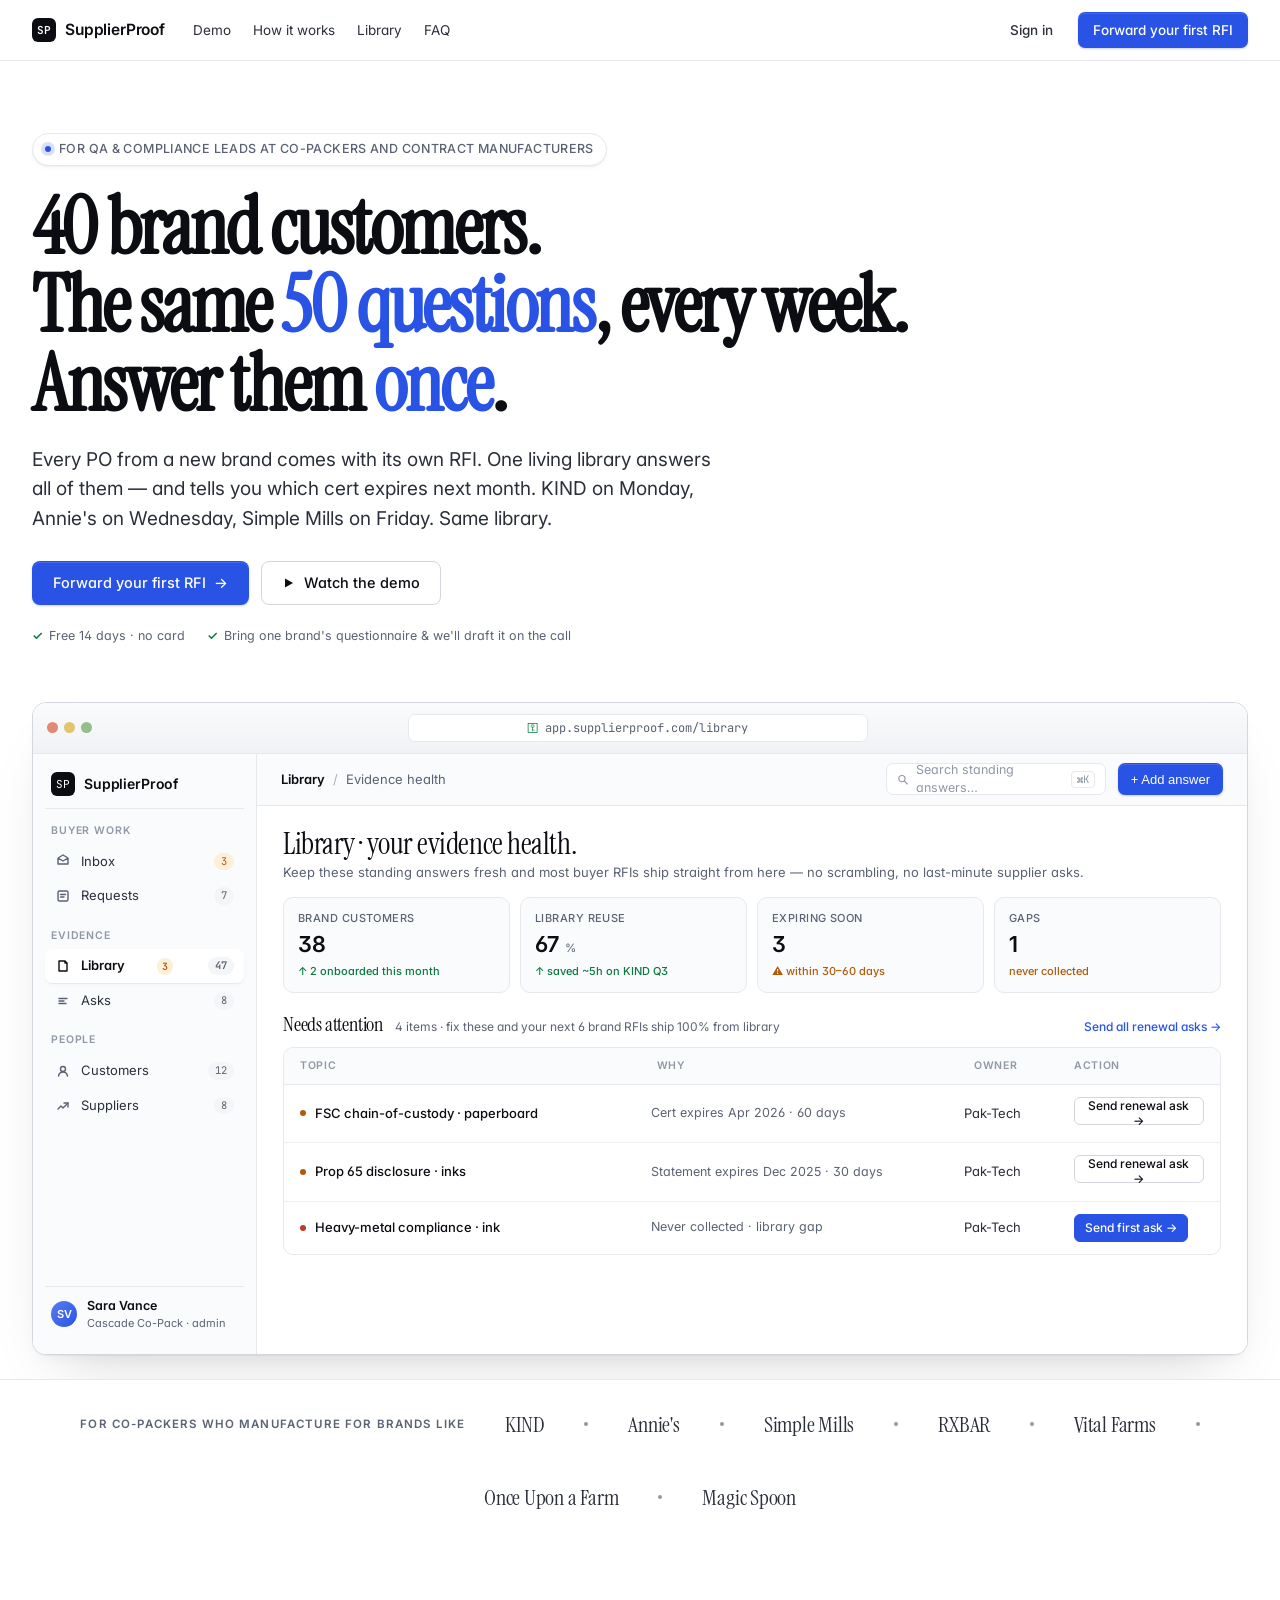
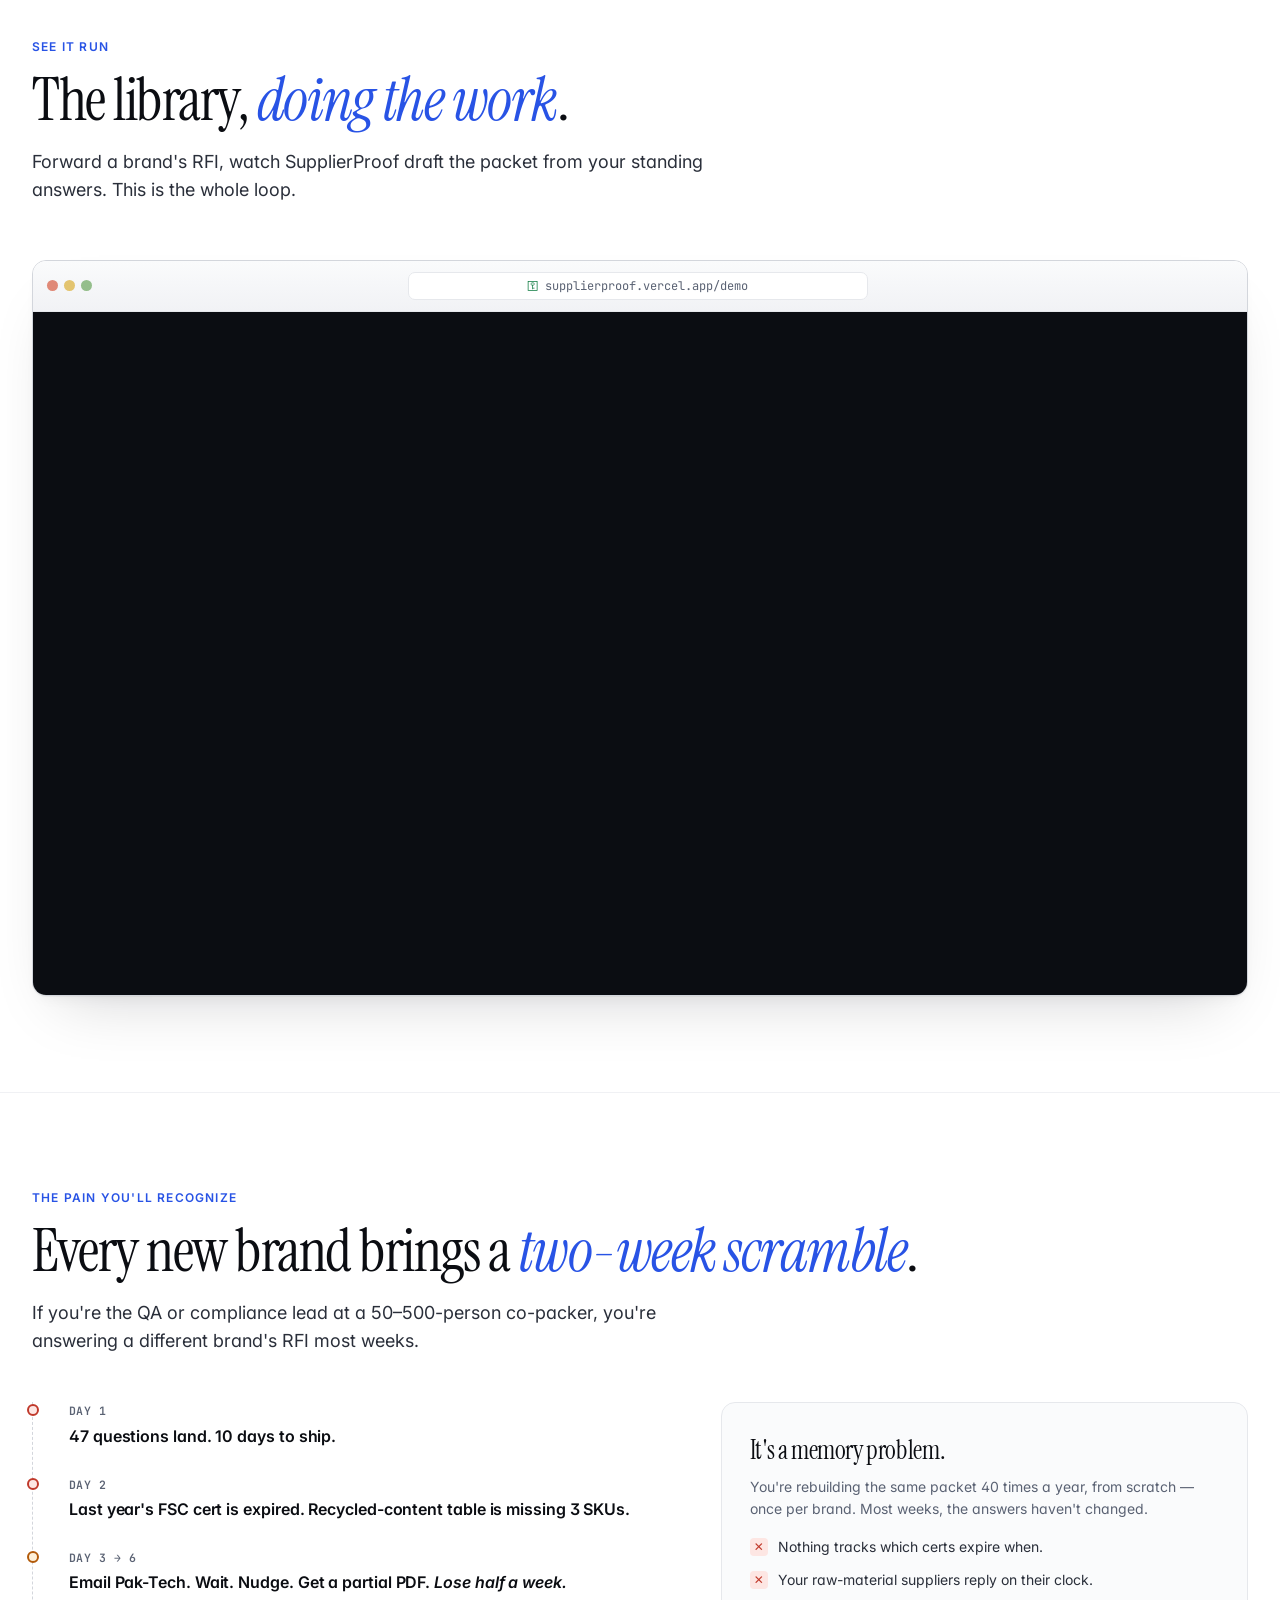
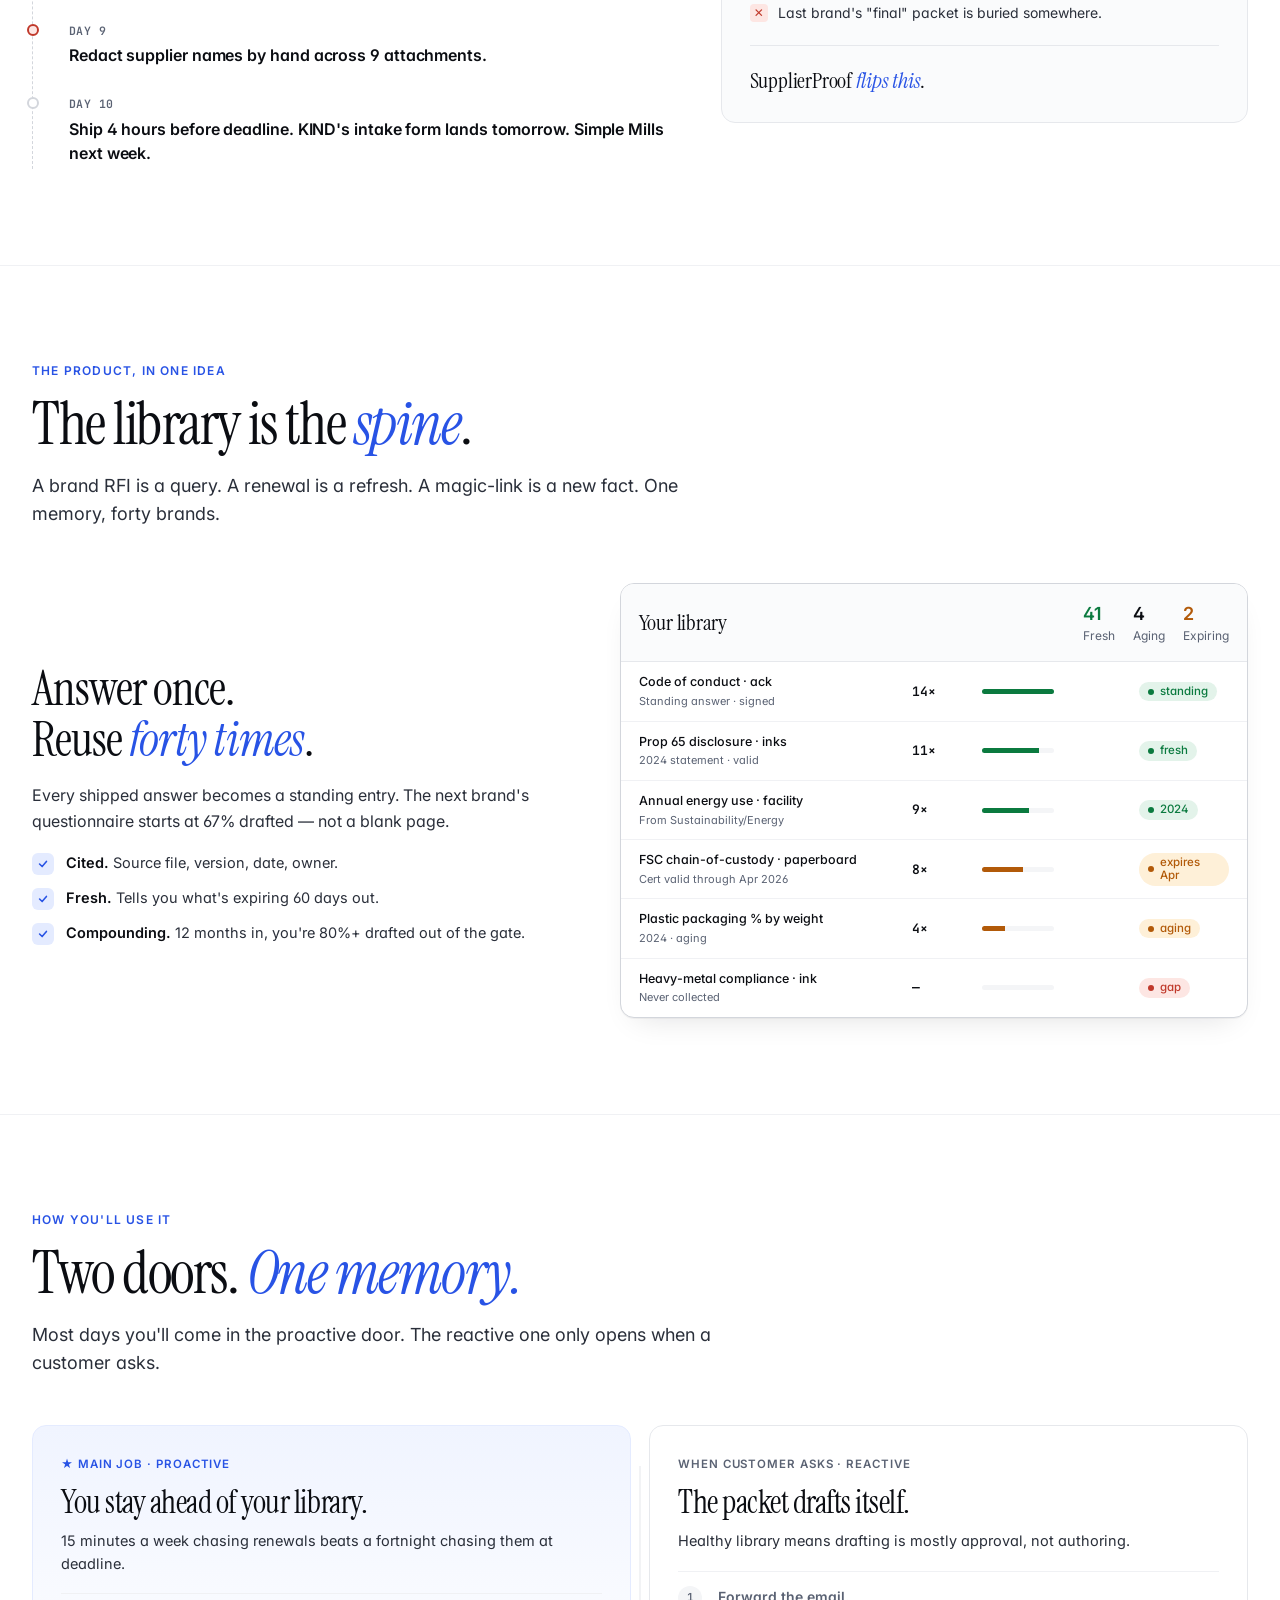
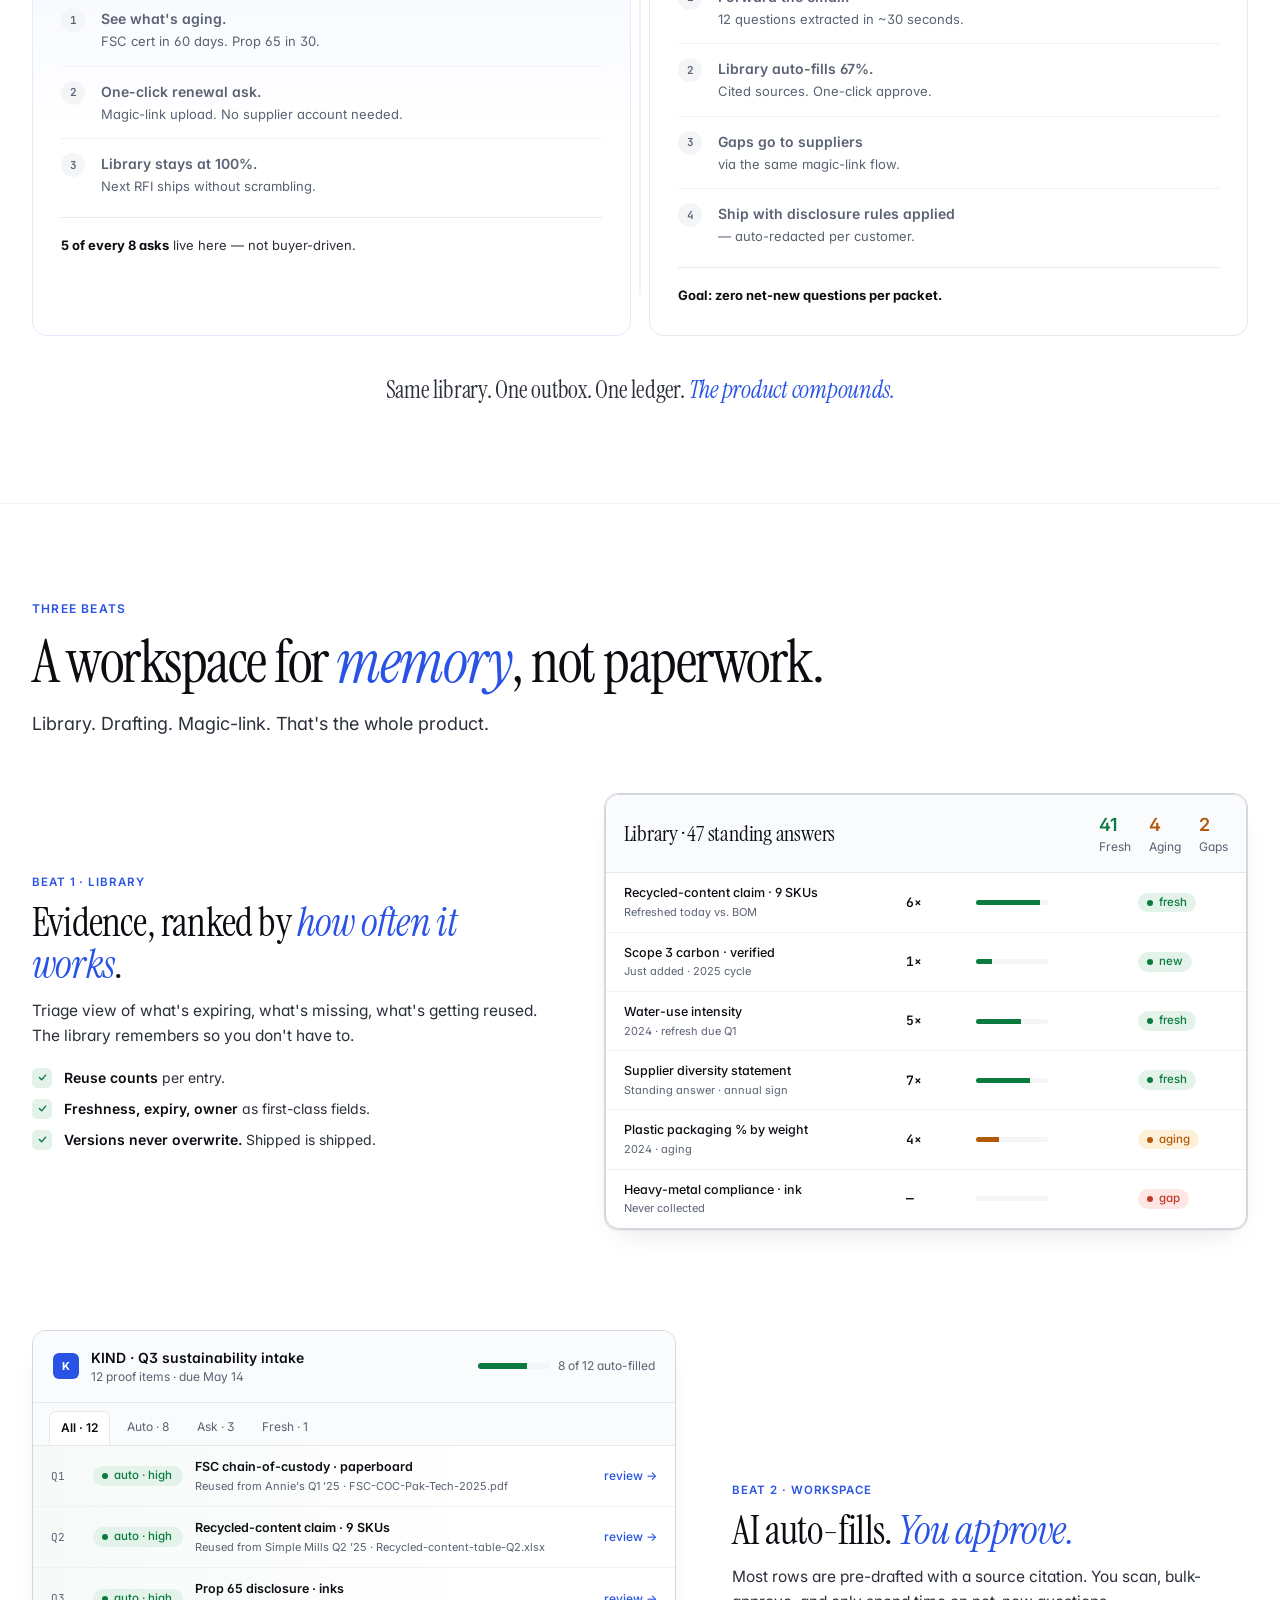
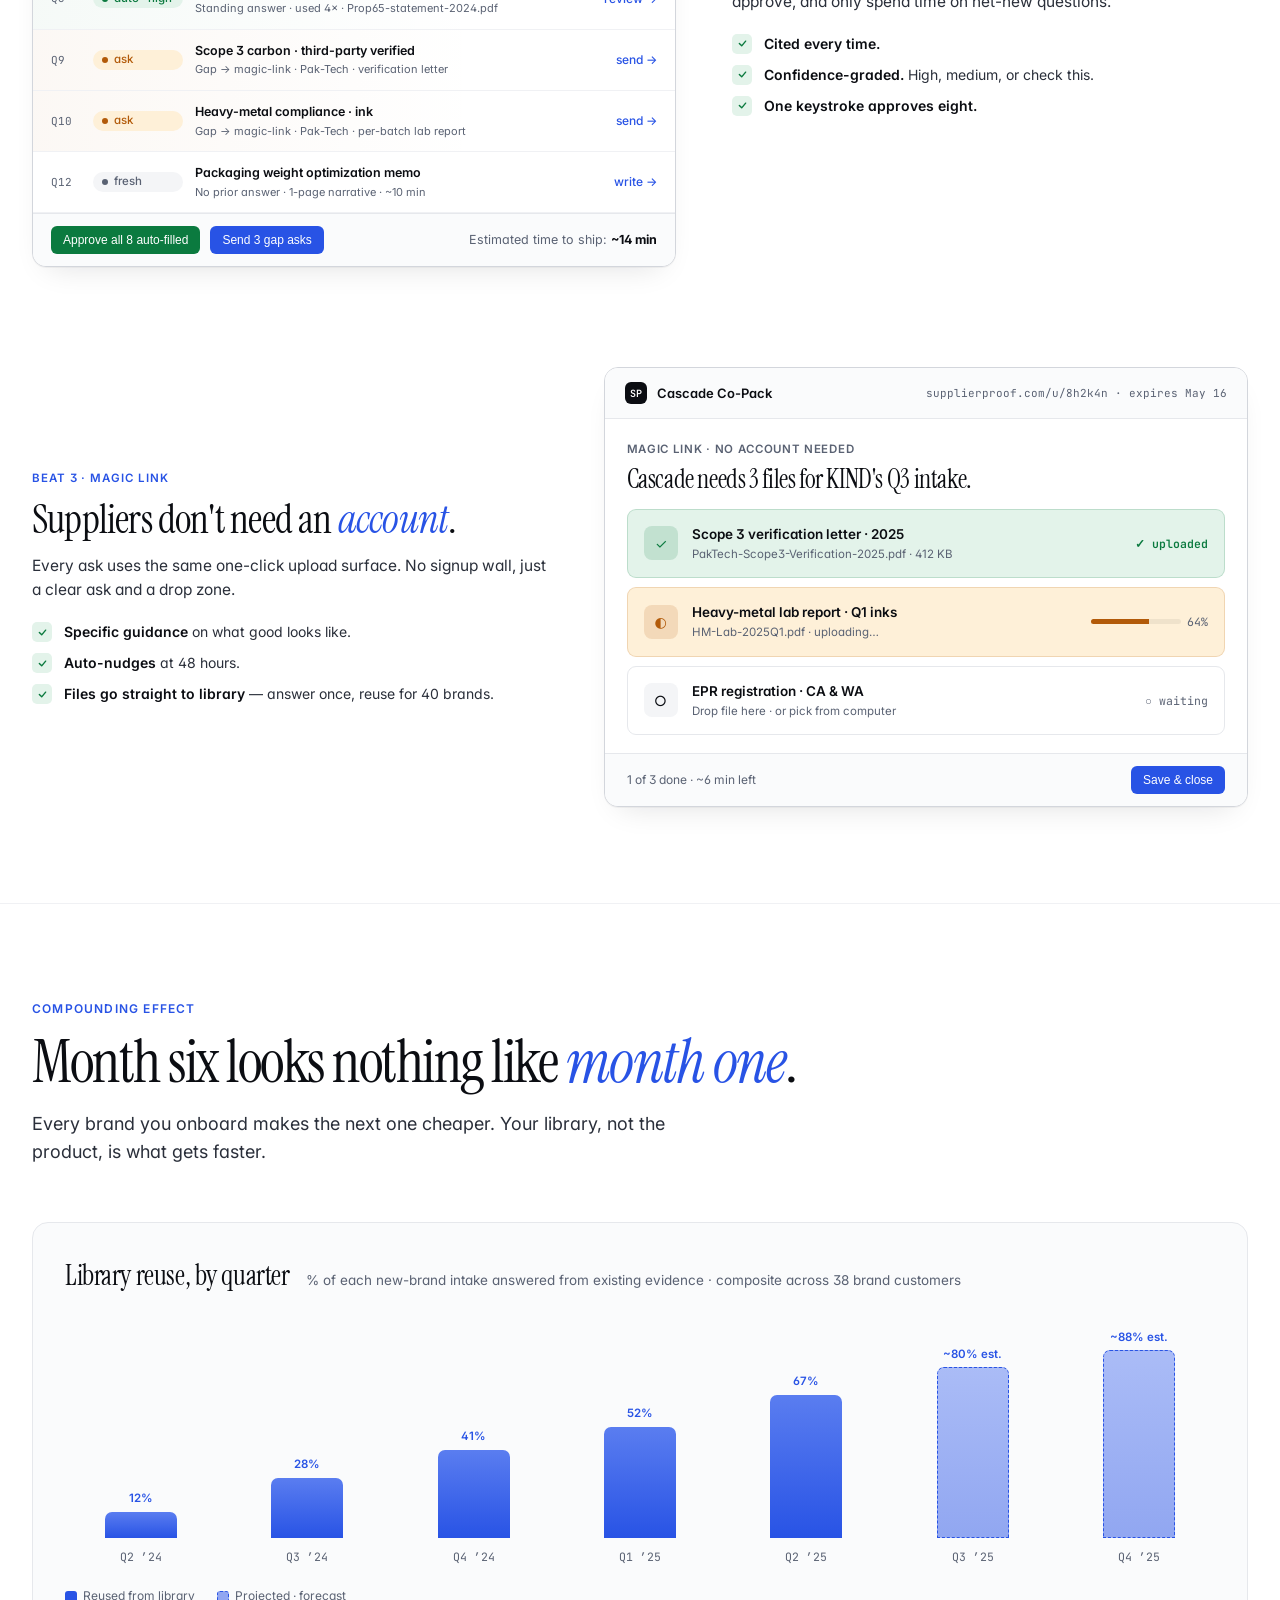
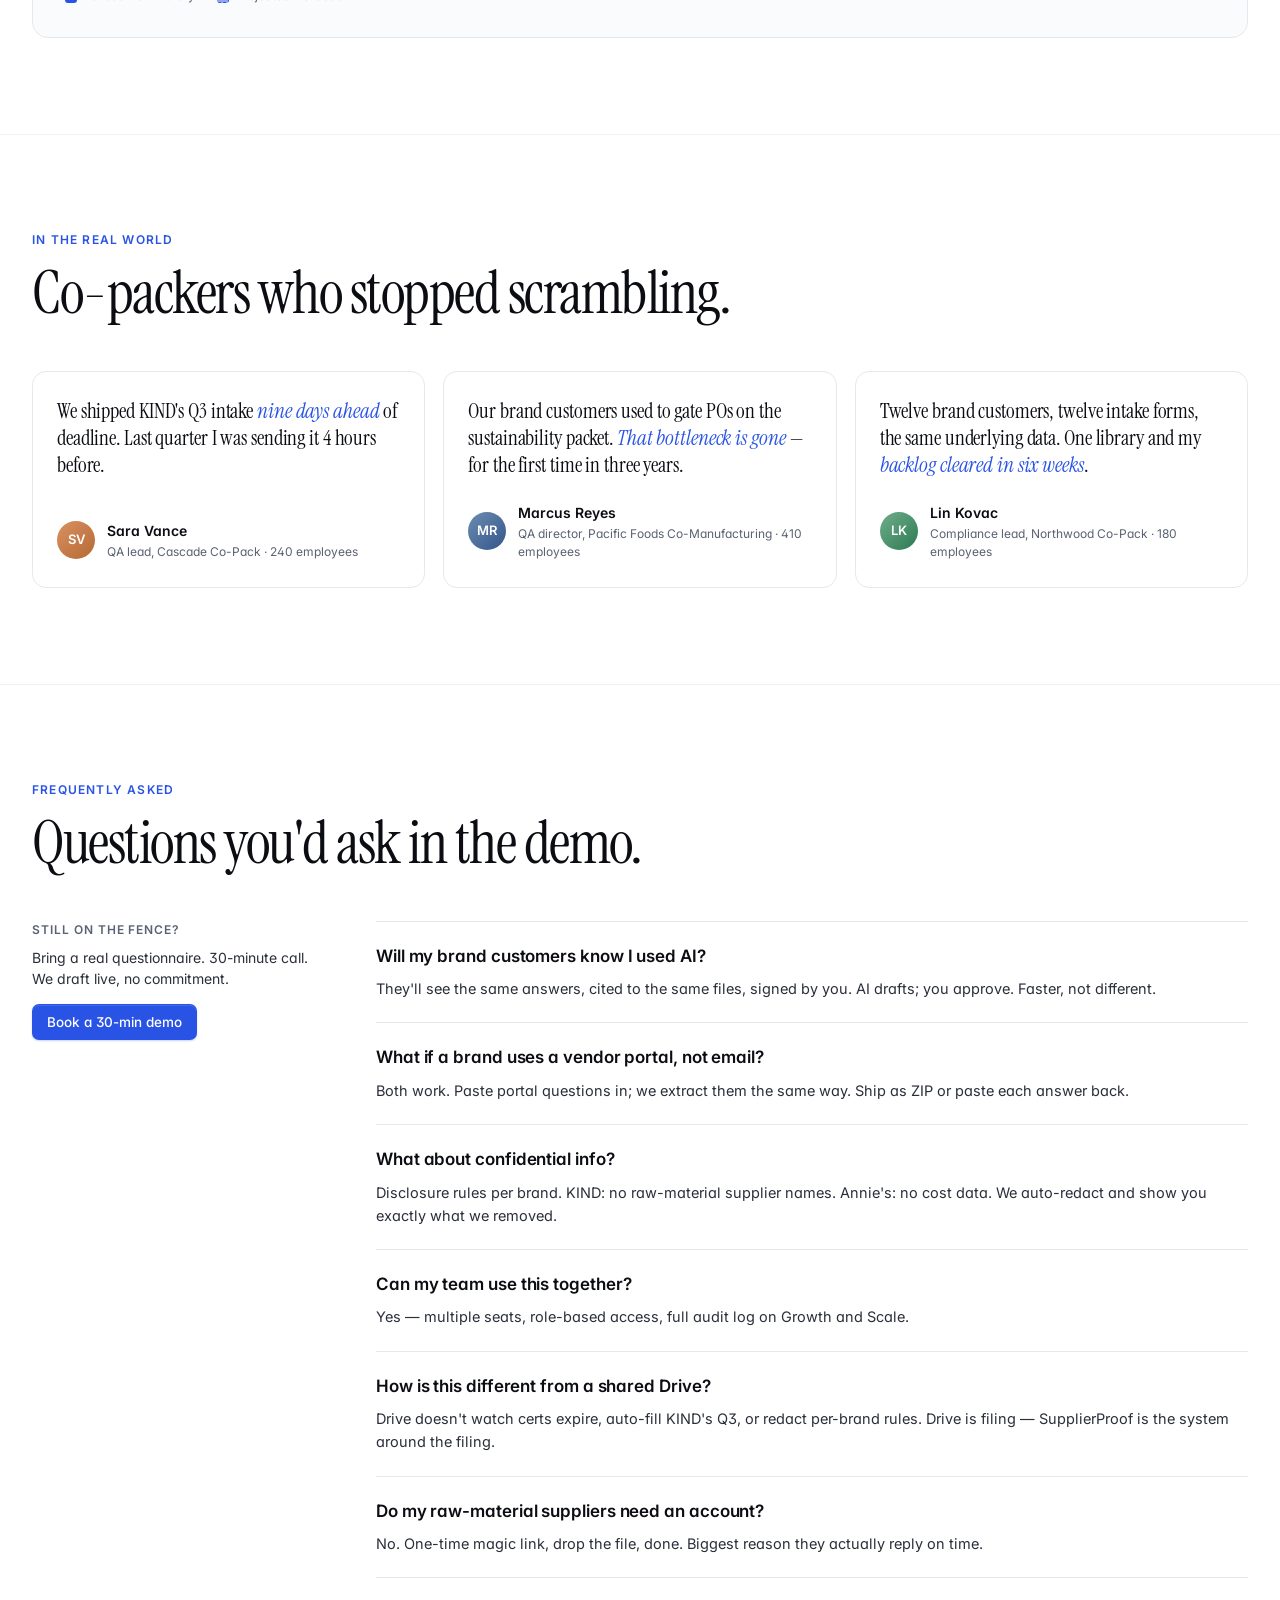
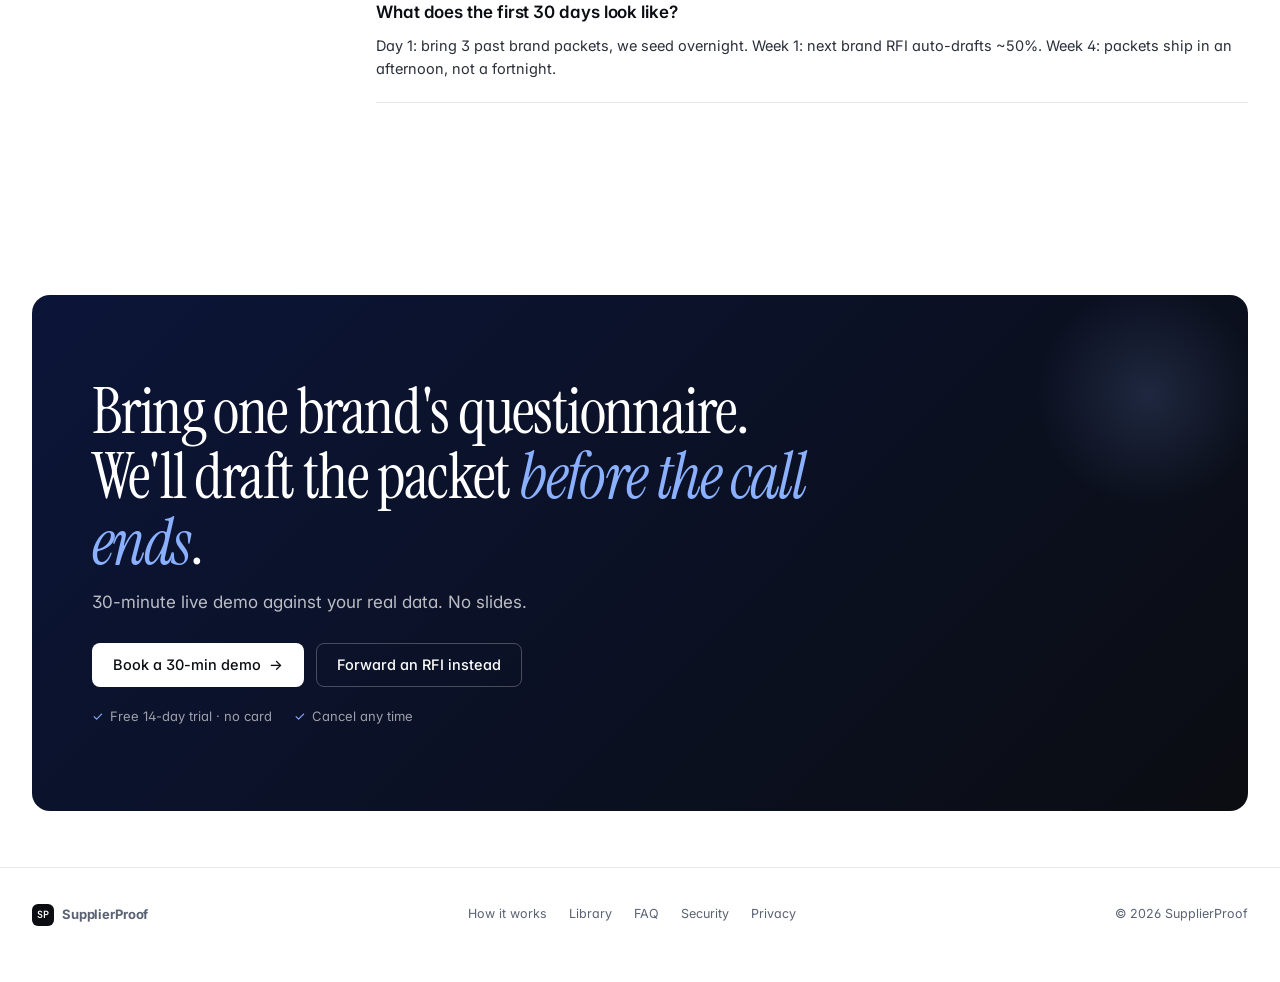
<file: index.html>
<!doctype html>
<html lang="en">
<head>
<meta charset="utf-8" />
<title>SupplierProof — One library answers every brand RFI. Built for co-packers.</title>
<meta name="viewport" content="width=device-width, initial-scale=1" />
<meta name="description" content="Co-packers and contract manufacturers answer the same 50 questions for 40 different brands. SupplierProof builds the library that answers them once — and keeps it fresh between RFIs." />
<link rel="preconnect" href="https://fonts.googleapis.com" />
<link rel="preconnect" href="https://fonts.gstatic.com" crossorigin />
<link href="https://fonts.googleapis.com/css2?family=Inter:wght@400;500;600;700&family=Instrument+Serif:ital@0;1&family=JetBrains+Mono:wght@400;500;600&display=swap" rel="stylesheet" />
<style>
  /* ─── tokens ─────────────────────────────────────────────── */
  :root {
    --bg:        #ffffff;
    --bg-2:      #f4f5f7;
    --bg-3:      #fafbfc;
    --paper:     #ffffff;
    --panel:     #ffffff;
    --ink:       #0b0d12;
    --ink-2:     #2a2f3a;
    --ink-3:     #5a6273;
    --ink-4:     #9098a6;
    --line:      #e6e8ec;
    --line-2:    #d3d6dc;
    --line-3:    #f0f1f4;
    --green:     #0b7a3f;
    --green-2:   #e3f3ea;
    --amber:     #b25a09;
    --amber-2:   #fef0d8;
    --red:       #c0392b;
    --red-2:     #fde6e3;
    --blue:      #2853e5;
    --blue-2:    #e4ebff;
    --blue-3:    #f0f4ff;
    --shadow-sm: 0 1px 0 rgba(11,13,18,0.04), 0 2px 6px -2px rgba(11,13,18,0.06);
    --shadow-md: 0 1px 0 rgba(11,13,18,0.04), 0 14px 30px -16px rgba(11,13,18,0.14);
    --shadow-lg: 0 1px 0 rgba(11,13,18,0.04), 0 30px 60px -28px rgba(11,13,18,0.18), 0 8px 16px -8px rgba(11,13,18,0.06);
  }
  *, *::before, *::after { box-sizing: border-box; }
  html, body {
    margin: 0; padding: 0;
    background: var(--bg);
    color: var(--ink);
    font-family: 'Inter', system-ui, sans-serif;
    font-size: 16px; line-height: 1.5;
    -webkit-font-smoothing: antialiased;
    text-rendering: optimizeLegibility;
    font-feature-settings: 'ss01','cv11';
  }
  .serif { font-family: 'Instrument Serif', 'Times New Roman', serif; font-weight: 400; letter-spacing: -0.015em; font-style: normal; }
  .mono  { font-family: 'JetBrains Mono', ui-monospace, monospace; }
  a { color: inherit; text-decoration: none; }

  .page { max-width: 1280px; margin: 0 auto; padding: 0 32px; }

  /* ─── nav ─────────────────────────────────────────────────── */
  .nav {
    position: sticky; top: 0; z-index: 50;
    background: rgba(255,255,255,0.82);
    backdrop-filter: saturate(160%) blur(12px);
    -webkit-backdrop-filter: saturate(160%) blur(12px);
    border-bottom: 1px solid var(--line);
  }
  .nav-inner { display: flex; align-items: center; gap: 28px; height: 60px; }
  .brand { display: flex; align-items: center; gap: 9px; font-weight: 600; font-size: 15.5px; letter-spacing: -0.01em; }
  .brand .mark {
    width: 24px; height: 24px; border-radius: 6px;
    background: var(--ink); color: #fff;
    display: inline-flex; align-items: center; justify-content: center;
    font-family: 'JetBrains Mono', monospace; font-size: 11px; font-weight: 600;
  }
  .nav-links { display: flex; gap: 22px; font-size: 13.5px; color: var(--ink-2); }
  .nav-links a { transition: color .15s; }
  .nav-links a:hover { color: var(--ink); }
  .nav-right { margin-left: auto; display: flex; align-items: center; gap: 10px; }

  /* ─── buttons ─────────────────────────────────────────────── */
  .btn {
    display: inline-flex; align-items: center; gap: 8px;
    height: 36px; padding: 0 14px; border-radius: 7px;
    font-size: 13.5px; font-weight: 500;
    border: 1px solid transparent; cursor: pointer; user-select: none;
    transition: transform .08s ease, background .15s ease, border-color .15s ease;
    white-space: nowrap; text-decoration: none;
  }
  .btn:active { transform: translateY(1px); }
  .btn-ghost { color: var(--ink-2); }
  .btn-ghost:hover { color: var(--ink); }
  .btn-outline { border-color: var(--line-2); color: var(--ink); background: #fff; }
  .btn-outline:hover { background: var(--bg-3); }
  .btn-primary {
    background: var(--blue); color: #fff;
    box-shadow: 0 1px 2px rgba(40,83,229,0.25), inset 0 1px 0 rgba(255,255,255,0.12);
  }
  .btn-primary:hover { background: #1d44ce; }
  .btn-lg { height: 44px; padding: 0 20px; font-size: 14.5px; border-radius: 8px; }
  .btn-ink { background: var(--ink); color: #fff; }
  .btn-ink:hover { background: #1d2230; }

  /* ─── hero ────────────────────────────────────────────────── */
  header.hero { padding: 72px 0 24px; position: relative; overflow: hidden; }
  header.hero::after {
    content: ''; position: absolute; inset: -10% -20% auto -20%; height: 60%; z-index: -1;
    background:
      radial-gradient(60% 80% at 30% 30%, rgba(40,83,229,0.06) 0%, transparent 60%),
      radial-gradient(50% 70% at 80% 40%, rgba(11,122,63,0.04) 0%, transparent 60%);
  }
  .eyebrow {
    display: inline-flex; align-items: center; gap: 8px;
    font-size: 12.5px; font-weight: 500; letter-spacing: 0.03em;
    text-transform: uppercase; color: var(--ink-3);
    padding: 6px 12px; border-radius: 999px;
    background: #fff; border: 1px solid var(--line);
    box-shadow: var(--shadow-sm);
  }
  .eyebrow .pulse { width: 6px; height: 6px; border-radius: 999px; background: var(--blue); box-shadow: 0 0 0 4px rgba(40,83,229,0.18); }
  .h1 {
    font-size: 80px; line-height: 0.98; letter-spacing: -0.03em;
    margin: 22px 0 22px; max-width: 1040px; font-weight: 600;
  }
  .h1 em { font-style: normal; color: var(--blue); }
  .h1 .strike { text-decoration: line-through; text-decoration-thickness: 3px; text-decoration-color: var(--red); color: var(--ink-3); }
  .lede { font-size: 19px; line-height: 1.55; color: var(--ink-2); max-width: 680px; }
  .hero-cta { margin-top: 28px; display: flex; gap: 12px; align-items: center; }
  .hero-meta { display: flex; gap: 22px; margin-top: 22px; font-size: 12.5px; color: var(--ink-3); flex-wrap: wrap; }
  .hero-meta span { display: inline-flex; align-items: center; gap: 6px; }
  .hero-meta .check { color: var(--green); font-weight: 600; }

  /* ─── browser mock ─────────────────────────────────────────── */
  .mock-wrap { margin-top: 56px; position: relative; }
  .browser {
    border: 1px solid var(--line-2);
    border-radius: 14px; background: var(--paper);
    overflow: hidden; box-shadow: var(--shadow-lg);
  }
  .browser-bar {
    display: flex; align-items: center; gap: 8px;
    padding: 11px 14px;
    background: linear-gradient(to bottom, #fafbfc, #f1f2f5);
    border-bottom: 1px solid var(--line);
  }
  .traffic { display: flex; gap: 6px; }
  .traffic i { width: 11px; height: 11px; border-radius: 999px; display: inline-block; }
  .traffic i:nth-child(1) { background: #e08977; }
  .traffic i:nth-child(2) { background: #e3c46f; }
  .traffic i:nth-child(3) { background: #94be8b; }
  .demo-video { position: relative; aspect-ratio: 16 / 9; background: var(--ink); }
  .demo-video iframe { position: absolute; inset: 0; width: 100%; height: 100%; border: 0; display: block; }
  .url-pill {
    flex: 1; max-width: 460px; margin: 0 auto;
    background: #fff; border: 1px solid var(--line);
    border-radius: 7px; padding: 4px 12px;
    font-family: 'JetBrains Mono', monospace; font-size: 12px;
    color: var(--ink-3); text-align: center;
  }
  .url-pill .lock { color: var(--green); margin-right: 6px; }

  /* ─── app shell (mock) ─────────────────────────────────────── */
  .app { display: grid; grid-template-columns: 224px 1fr; min-height: 600px; background: #fff; }
  .sidebar { background: #fafbfc; border-right: 1px solid var(--line); padding: 14px 12px 12px; display: flex; flex-direction: column; }
  .side-brand { display: flex; align-items: center; gap: 9px; padding: 4px 6px 12px; border-bottom: 1px solid var(--line); }
  .side-brand .mark {
    width: 24px; height: 24px; border-radius: 6px;
    background: var(--ink); color: #fff;
    display: inline-flex; align-items: center; justify-content: center;
    font-family: 'JetBrains Mono', monospace; font-size: 11px;
  }
  .side-brand b { font-weight: 600; font-size: 14px; letter-spacing: -0.01em; }
  .side-section { font-size: 10.5px; text-transform: uppercase; letter-spacing: 0.08em; color: var(--ink-4); margin: 14px 6px 6px; font-weight: 600; }
  .nav-item {
    display: flex; align-items: center; gap: 10px;
    padding: 7px 10px; border-radius: 7px;
    font-size: 13px; color: var(--ink-2); cursor: pointer; margin-bottom: 1px;
  }
  .nav-item:hover { background: rgba(0,0,0,0.025); }
  .nav-item.active { background: #fff; box-shadow: var(--shadow-sm); color: var(--ink); font-weight: 600; }
  .nav-item .ico { width: 16px; height: 16px; display: inline-flex; align-items: center; justify-content: center; color: var(--ink-3); }
  .nav-item.active .ico { color: var(--ink); }
  .nav-item .count {
    margin-left: auto; font-family: 'JetBrains Mono', monospace; font-size: 10.5px; color: var(--ink-3);
    background: var(--bg-2); padding: 1px 7px; border-radius: 99px;
  }
  .nav-item .count.hot { background: var(--amber-2); color: var(--amber); }
  .nav-item .alert { font-family: 'JetBrains Mono', monospace; font-size: 10px; padding: 1px 5px; border-radius: 99px; background: var(--amber-2); color: var(--amber); font-weight: 600; margin-left: auto; margin-right: 4px; }
  .side-user { margin-top: auto; display: flex; align-items: center; gap: 10px; padding: 10px 6px; border-top: 1px solid var(--line); font-size: 12.5px; }
  .avatar { width: 26px; height: 26px; border-radius: 999px; background: linear-gradient(135deg, #5a7df0, #2853e5); color: #fff; display: inline-flex; align-items: center; justify-content: center; font-size: 11px; font-weight: 600; }

  /* main column inside mock */
  .main { display: flex; flex-direction: column; min-width: 0; background: #fff; }
  .topbar { height: 52px; padding: 0 24px; border-bottom: 1px solid var(--line); display: flex; align-items: center; gap: 12px; font-size: 13px; background: #fafbfc; }
  .crumbs { color: var(--ink-3); display: flex; gap: 8px; align-items: center; }
  .crumbs b { color: var(--ink); font-weight: 600; }
  .crumbs .sep { opacity: 0.5; }
  .top-search { margin-left: auto; width: 220px; height: 32px; border: 1px solid var(--line); border-radius: 7px; display: flex; align-items: center; padding: 0 10px; gap: 8px; font-size: 12.5px; color: var(--ink-4); background: #fff; }
  .top-search .kbd { margin-left: auto; font-family: 'JetBrains Mono', monospace; font-size: 10.5px; border: 1px solid var(--line); padding: 0 5px; border-radius: 4px; }
  .main-body { padding: 22px 26px 24px; flex: 1; overflow: hidden; }

  /* page heading inside mock */
  .ph { display: flex; align-items: flex-end; gap: 18px; margin-bottom: 14px; }
  .ph h2 { font-family: 'Instrument Serif', serif; font-size: 30px; font-weight: 400; margin: 0; letter-spacing: -0.015em; line-height: 1.05; }
  .ph .sub { font-size: 13px; color: var(--ink-3); margin-top: 4px; }

  /* stat cards */
  .stats { display: grid; grid-template-columns: repeat(4, 1fr); gap: 10px; margin-bottom: 16px; }
  .stat { background: #fafbfc; border: 1px solid var(--line); border-radius: 10px; padding: 12px 14px; }
  .stat .k { font-size: 11px; color: var(--ink-3); text-transform: uppercase; letter-spacing: 0.04em; font-weight: 500; }
  .stat .v { font-size: 22px; font-weight: 600; letter-spacing: -0.01em; margin-top: 2px; display: flex; align-items: baseline; gap: 6px; }
  .stat .v small { font-size: 11.5px; color: var(--ink-3); font-weight: 400; }
  .stat .delta { font-size: 11px; color: var(--green); margin-top: 2px; font-weight: 500; }
  .stat .delta.warn { color: var(--amber); }

  /* attention card (the library "needs attention" surface) */
  .att-h { display: flex; align-items: baseline; gap: 12px; margin-bottom: 8px; }
  .att-h h3 { font-family: 'Instrument Serif', serif; font-size: 20px; font-weight: 400; margin: 0; letter-spacing: -0.01em; }
  .att-h .meta { font-size: 12px; color: var(--ink-3); }
  .att-h .cta { margin-left: auto; font-size: 12px; color: var(--blue); font-weight: 500; cursor: pointer; }
  .att-list { background: #fff; border: 1px solid var(--line); border-radius: 10px; overflow: hidden; }
  .att-head { display: grid; grid-template-columns: 1.8fr 1.6fr 100px 130px; padding: 10px 16px; font-size: 10.5px; text-transform: uppercase; letter-spacing: 0.06em; color: var(--ink-4); font-weight: 600; background: #fafbfc; border-bottom: 1px solid var(--line); }
  .att-row { display: grid; grid-template-columns: 1.8fr 1.6fr 100px 130px; padding: 12px 16px; gap: 10px; align-items: center; font-size: 13px; border-bottom: 1px solid var(--line-3); }
  .att-row:last-child { border-bottom: none; }
  .att-row .topic { display: flex; align-items: center; gap: 9px; font-weight: 500; }
  .dot { width: 6px; height: 6px; border-radius: 99px; display: inline-block; flex-shrink: 0; }
  .dot.amber { background: var(--amber); }
  .dot.red   { background: var(--red); }
  .dot.green { background: var(--green); }
  .att-row .why { color: var(--ink-3); font-size: 12.5px; }
  .att-row .who { color: var(--ink-2); }
  .att-row button {
    appearance: none; border: 1px solid var(--line-2); background: #fff; color: var(--ink);
    font-family: inherit; font-size: 12px; font-weight: 500;
    height: 28px; padding: 0 10px; border-radius: 6px; cursor: pointer;
  }
  .att-row.primary button { background: var(--blue); color: #fff; border-color: var(--blue); }

  /* ─── section scaffold ────────────────────────────────────── */
  section { padding: 96px 0; border-top: 1px solid var(--line-3); }
  section:first-of-type { border-top: 0; }
  .section-eyebrow { font-size: 12px; font-weight: 600; text-transform: uppercase; letter-spacing: 0.1em; color: var(--blue); margin: 0 0 14px; }
  .section-title { font-family: 'Instrument Serif', serif; font-size: 60px; line-height: 1.0; letter-spacing: -0.025em; margin: 0 0 18px; max-width: 920px; font-weight: 400; }
  .section-title em { font-style: italic; color: var(--blue); }
  .section-lede { font-size: 18px; color: var(--ink-2); max-width: 700px; line-height: 1.55; margin: 0; }

  /* ─── audience strip ─────────────────────────────────────── */
  .audience {
    padding: 28px 0; border-top: 1px solid var(--line);
    display: flex; gap: 40px; align-items: center; justify-content: center;
    flex-wrap: wrap; color: var(--ink-3);
  }
  .audience .label { font-size: 11.5px; text-transform: uppercase; letter-spacing: 0.1em; color: var(--ink-3); font-weight: 600; }
  .audience .name { font-family: 'Instrument Serif', serif; font-size: 22px; color: var(--ink-2); letter-spacing: -0.01em; }
  .audience .sep { width: 4px; height: 4px; border-radius: 99px; background: var(--ink-4); }

  /* ─── pain section (timeline of misery) ───────────────────── */
  .pain-grid { display: grid; grid-template-columns: 1.2fr 1fr; gap: 56px; margin-top: 48px; align-items: start; }
  .timeline { position: relative; padding-left: 28px; border-left: 1px dashed var(--line-2); }
  .tl-item { padding: 0 0 24px 8px; position: relative; }
  .tl-item:last-child { padding-bottom: 0; }
  .tl-item::before {
    content: ''; position: absolute; left: -34px; top: 2px;
    width: 12px; height: 12px; border-radius: 99px;
    background: #fff; border: 2px solid var(--line-2);
  }
  .tl-item.bad::before { border-color: var(--red); background: var(--red-2); }
  .tl-item.worse::before { border-color: var(--amber); background: var(--amber-2); }
  .tl-day { font-family: 'JetBrains Mono', monospace; font-size: 11.5px; color: var(--ink-3); text-transform: uppercase; letter-spacing: 0.04em; font-weight: 600; margin-bottom: 4px; }
  .tl-title { font-size: 16px; font-weight: 600; letter-spacing: -0.005em; margin-bottom: 4px; }
  .tl-body { font-size: 14px; color: var(--ink-2); line-height: 1.55; }
  .tl-body em { font-style: italic; color: var(--red); font-weight: 600; }

  .pain-aside { background: var(--bg-3); border: 1px solid var(--line); border-radius: 14px; padding: 28px; position: sticky; top: 80px; }
  .pain-aside h4 { font-family: 'Instrument Serif', serif; font-size: 26px; font-weight: 400; letter-spacing: -0.015em; margin: 0 0 6px; }
  .pain-aside p { font-size: 14px; color: var(--ink-3); margin: 0 0 16px; line-height: 1.55; }
  .pain-aside ul { list-style: none; padding: 0; margin: 0; display: flex; flex-direction: column; gap: 12px; }
  .pain-aside li { display: flex; gap: 10px; align-items: flex-start; font-size: 14px; color: var(--ink-2); line-height: 1.5; }
  .pain-aside li .x {
    width: 18px; height: 18px; flex-shrink: 0; margin-top: 2px;
    border-radius: 4px; background: var(--red-2); color: var(--red);
    display: inline-flex; align-items: center; justify-content: center; font-size: 12px; font-weight: 600;
  }
  .pain-aside .summary { font-family: 'Instrument Serif', serif; font-size: 22px; line-height: 1.2; color: var(--ink); margin-top: 22px; padding-top: 22px; border-top: 1px solid var(--line); letter-spacing: -0.01em; }
  .pain-aside .summary em { font-style: italic; color: var(--blue); }

  /* ─── thesis section ──────────────────────────────────────── */
  .thesis { display: grid; grid-template-columns: 1fr 1.2fr; gap: 64px; align-items: center; margin-top: 56px; }
  .thesis-text h3 { font-family: 'Instrument Serif', serif; font-size: 48px; font-weight: 400; letter-spacing: -0.02em; line-height: 1.05; margin: 8px 0 18px; }
  .thesis-text h3 em { font-style: italic; color: var(--blue); }
  .thesis-text p { font-size: 16px; color: var(--ink-2); line-height: 1.6; margin: 0 0 14px; }
  .thesis-text .bullets { list-style: none; padding: 0; margin: 18px 0 0; display: flex; flex-direction: column; gap: 12px; }
  .thesis-text .bullets li { display: flex; gap: 12px; align-items: flex-start; font-size: 14.5px; color: var(--ink-2); line-height: 1.5; }
  .thesis-text .bullets .check { width: 22px; height: 22px; border-radius: 6px; background: var(--blue-2); color: var(--blue); display: inline-flex; align-items: center; justify-content: center; flex-shrink: 0; margin-top: 1px; }
  .thesis-text .bullets b { color: var(--ink); font-weight: 600; }

  /* mini library card next to thesis */
  .libcard { background: #fff; border: 1px solid var(--line-2); border-radius: 14px; box-shadow: var(--shadow-md); overflow: hidden; }
  .libcard-top { padding: 16px 18px; background: #fafbfc; border-bottom: 1px solid var(--line); display: flex; align-items: center; gap: 14px; }
  .libcard-top .name { font-family: 'Instrument Serif', serif; font-size: 22px; font-weight: 400; letter-spacing: -0.01em; }
  .libcard-top .stats-mini { margin-left: auto; display: flex; gap: 18px; font-size: 12px; color: var(--ink-3); }
  .libcard-top .stats-mini b { display: block; font-size: 18px; font-weight: 600; color: var(--ink); }
  .libcard-top .stats-mini .ok b { color: var(--green); }
  .libcard-top .stats-mini .warn b { color: var(--amber); }
  .libcard-row { display: grid; grid-template-columns: 1.8fr 60px 1fr 90px; padding: 11px 18px; border-bottom: 1px solid var(--line-3); gap: 10px; font-size: 12.5px; align-items: center; }
  .libcard-row:last-child { border-bottom: none; }
  .libcard-row .topic { font-weight: 500; }
  .libcard-row .sub { font-size: 11px; color: var(--ink-3); margin-top: 1px; }
  .libcard-row .reuse { font-family: 'JetBrains Mono', monospace; font-weight: 600; font-size: 13px; }
  .libcard-row .bar { width: 100%; height: 5px; border-radius: 99px; background: var(--bg-2); overflow: hidden; }
  .libcard-row .bar i { display: block; height: 100%; background: var(--green); }
  .libcard-row .bar i.warn { background: var(--amber); }
  .libcard-row .bar i.gap  { background: var(--red); }
  .libcard-row .freshness { font-size: 11.5px; }
  .pill { display: inline-flex; align-items: center; gap: 6px; font-size: 11.5px; font-weight: 500; padding: 3px 9px; border-radius: 99px; line-height: 1.2; }
  .pill.green { background: var(--green-2); color: var(--green); }
  .pill.amber { background: var(--amber-2); color: var(--amber); }
  .pill.red   { background: var(--red-2);   color: var(--red); }
  .pill.muted { background: var(--bg-2);    color: var(--ink-3); }
  .pill.blue  { background: var(--blue-2);  color: var(--blue); }
  .pill .dot { width: 6px; height: 6px; border-radius: 99px; background: currentColor; }

  /* ─── two ways in ─────────────────────────────────────────── */
  .ways { display: grid; grid-template-columns: 1fr 1fr; gap: 18px; margin-top: 48px; position: relative; }
  .ways::before {
    content: ''; position: absolute; left: 50%; top: 8%; bottom: 8%;
    width: 1px; background: var(--line); transform: translateX(-50%);
  }
  .way { background: #fff; border: 1px solid var(--line); border-radius: 14px; padding: 30px 28px; }
  .way .kicker { font-size: 11.5px; text-transform: uppercase; letter-spacing: 0.08em; font-weight: 600; color: var(--blue); margin-bottom: 12px; }
  .way h4 { font-family: 'Instrument Serif', serif; font-size: 32px; font-weight: 400; letter-spacing: -0.015em; margin: 0 0 10px; line-height: 1.1; }
  .way p { font-size: 14.5px; color: var(--ink-2); line-height: 1.55; margin: 0 0 18px; }
  .way ol { list-style: none; padding: 0; margin: 0; counter-reset: step; }
  .way ol li {
    counter-increment: step;
    padding: 14px 0; border-top: 1px solid var(--line-3);
    display: grid; grid-template-columns: 28px 1fr; gap: 12px; align-items: start;
  }
  .way ol li:last-child { padding-bottom: 0; }
  .way ol li::before {
    content: counter(step);
    width: 24px; height: 24px; border-radius: 99px;
    background: var(--bg-2); color: var(--ink-3);
    display: inline-flex; align-items: center; justify-content: center;
    font-family: 'JetBrains Mono', monospace; font-size: 11px; font-weight: 600;
  }
  .way ol li b { display: block; font-weight: 600; font-size: 14px; margin-bottom: 3px; }
  .way ol li span { font-size: 13px; color: var(--ink-3); line-height: 1.5; }
  .way.proactive { border-color: var(--blue-2); background: linear-gradient(180deg, var(--blue-3) 0%, #fff 60%); }
  .way.proactive .kicker { color: var(--blue); }
  .way.reactive  { border-color: var(--line); }
  .way.reactive .kicker { color: var(--ink-3); }
  .way .meet {
    margin-top: 20px; padding-top: 18px; border-top: 1px solid var(--line);
    font-size: 13px; color: var(--ink-2); line-height: 1.5;
  }
  .way .meet b { color: var(--ink); }
  .ways-rejoin {
    margin-top: 38px; text-align: center;
    font-family: 'Instrument Serif', serif; font-size: 24px; line-height: 1.35;
    color: var(--ink-2); max-width: 720px; margin-left: auto; margin-right: auto;
    letter-spacing: -0.01em;
  }
  .ways-rejoin em { font-style: italic; color: var(--blue); }

  /* ─── product tour beats ──────────────────────────────────── */
  .beats { display: flex; flex-direction: column; gap: 100px; margin-top: 56px; }
  .beat { display: grid; grid-template-columns: 1fr 1.25fr; gap: 56px; align-items: center; }
  .beat.alt { grid-template-columns: 1.25fr 1fr; }
  .beat.alt .beat-text { order: 2; }
  .beat-text .kicker { font-size: 11.5px; text-transform: uppercase; letter-spacing: 0.08em; font-weight: 600; color: var(--blue); margin-bottom: 10px; }
  .beat-text h3 { font-family: 'Instrument Serif', serif; font-size: 40px; font-weight: 400; letter-spacing: -0.02em; line-height: 1.05; margin: 0 0 14px; }
  .beat-text h3 em { font-style: italic; color: var(--blue); }
  .beat-text p { font-size: 15.5px; color: var(--ink-2); line-height: 1.6; margin: 0 0 14px; }
  .beat-text ul { list-style: none; padding: 0; margin: 18px 0 0; display: flex; flex-direction: column; gap: 10px; }
  .beat-text ul li { display: flex; gap: 12px; align-items: flex-start; font-size: 14px; color: var(--ink-2); line-height: 1.5; }
  .beat-text ul .check { width: 20px; height: 20px; border-radius: 5px; background: var(--green-2); color: var(--green); display: inline-flex; align-items: center; justify-content: center; flex-shrink: 0; margin-top: 1px; }
  .beat-text b { color: var(--ink); font-weight: 600; }

  .beat-mock {
    border: 1px solid var(--line-2); border-radius: 14px; background: #fff;
    box-shadow: var(--shadow-md); overflow: hidden;
  }

  /* workspace mock (beat 2) */
  .ws-head { padding: 16px 20px; background: #fafbfc; border-bottom: 1px solid var(--line); display: flex; align-items: center; gap: 12px; }
  .ws-head .logo { width: 26px; height: 26px; border-radius: 6px; background: var(--blue); color: #fff; display: inline-flex; align-items: center; justify-content: center; font-weight: 700; font-size: 11px; }
  .ws-head .title { font-weight: 600; font-size: 14px; }
  .ws-head .meta { font-size: 12px; color: var(--ink-3); }
  .ws-head .progress { margin-left: auto; display: flex; align-items: center; gap: 8px; font-size: 12px; color: var(--ink-3); }
  .ws-head .progress .bar { width: 110px; height: 6px; border-radius: 99px; background: var(--bg-2); overflow: hidden; }
  .ws-head .progress .bar i { display: block; height: 100%; width: 67%; background: var(--green); }
  .ws-tabs { display: flex; gap: 6px; padding: 8px 16px 0; background: #fafbfc; border-bottom: 1px solid var(--line); }
  .ws-tab { padding: 7px 11px; font-size: 12px; border-radius: 7px 7px 0 0; color: var(--ink-3); }
  .ws-tab.on { background: #fff; border: 1px solid var(--line); border-bottom-color: transparent; color: var(--ink); font-weight: 600; }
  .ws-row { display: grid; grid-template-columns: 30px 90px 1fr 90px; padding: 12px 18px; gap: 12px; align-items: center; border-bottom: 1px solid var(--line-3); font-size: 12.5px; }
  .ws-row:last-child { border-bottom: none; }
  .ws-row.auto { background: linear-gradient(to right, rgba(11,122,63,0.04), transparent 70%); }
  .ws-row.ask  { background: linear-gradient(to right, rgba(178,90,9,0.045), transparent 70%); }
  .ws-row .qn { font-family: 'JetBrains Mono', monospace; font-size: 11px; color: var(--ink-3); }
  .ws-row .body b { font-weight: 600; }
  .ws-row .body small { display: block; color: var(--ink-3); font-size: 11px; margin-top: 1px; }
  .ws-row .act { font-size: 12px; color: var(--blue); font-weight: 500; text-align: right; }
  .ws-foot { padding: 12px 18px; background: #fafbfc; border-top: 1px solid var(--line); display: flex; align-items: center; gap: 10px; font-size: 12.5px; }
  .ws-btn { height: 28px; padding: 0 12px; border-radius: 6px; background: var(--green); color: #fff; font-weight: 500; font-size: 12px; border: 0; cursor: pointer; }
  .ws-btn.blue { background: var(--blue); }

  /* magic link mock (beat 3) */
  .ml-head { padding: 14px 20px; background: #fafbfc; border-bottom: 1px solid var(--line); display: flex; align-items: center; gap: 10px; }
  .ml-head .mark { width: 22px; height: 22px; border-radius: 6px; background: var(--ink); color: #fff; display: inline-flex; align-items: center; justify-content: center; font-family: 'JetBrains Mono', monospace; font-size: 10px; font-weight: 600; }
  .ml-head .who { font-weight: 600; font-size: 13px; }
  .ml-head .url { margin-left: auto; font-family: 'JetBrains Mono', monospace; font-size: 11px; color: var(--ink-3); }
  .ml-body { padding: 22px 22px 18px; }
  .ml-body .kicker { font-size: 11.5px; text-transform: uppercase; letter-spacing: 0.06em; color: var(--ink-3); font-weight: 600; margin-bottom: 6px; }
  .ml-body h4 { font-family: 'Instrument Serif', serif; font-size: 26px; font-weight: 400; letter-spacing: -0.015em; margin: 0 0 14px; line-height: 1.15; }
  .ml-drop { padding: 14px 16px; border: 1px solid var(--line); border-radius: 9px; margin-top: 9px; display: flex; align-items: center; gap: 14px; }
  .ml-drop.done { background: var(--green-2); border-color: rgba(11,122,63,0.18); }
  .ml-drop.live { background: var(--amber-2); border-color: rgba(178,90,9,0.18); }
  .ml-drop .ico { width: 34px; height: 34px; border-radius: 8px; background: var(--bg-2); display: inline-flex; align-items: center; justify-content: center; font-size: 14px; flex-shrink: 0; }
  .ml-drop.done .ico { background: rgba(11,122,63,0.15); color: var(--green); }
  .ml-drop.live .ico { background: rgba(178,90,9,0.15); color: var(--amber); }
  .ml-drop .name { font-weight: 600; font-size: 13.5px; }
  .ml-drop .hint { font-size: 11.5px; color: var(--ink-3); margin-top: 2px; }
  .ml-drop .status { margin-left: auto; font-family: 'JetBrains Mono', monospace; font-size: 11.5px; color: var(--ink-3); display: flex; align-items: center; gap: 6px; }
  .ml-drop.done .status { color: var(--green); font-weight: 600; }
  .ml-prog { width: 90px; height: 5px; background: rgba(0,0,0,0.06); border-radius: 99px; overflow: hidden; }
  .ml-prog i { display: block; height: 100%; width: 64%; background: var(--amber); }
  .ml-foot { padding: 12px 22px; background: #fafbfc; border-top: 1px solid var(--line); display: flex; align-items: center; font-size: 12px; color: var(--ink-3); }
  .ml-foot button { margin-left: auto; height: 28px; padding: 0 12px; border-radius: 6px; background: var(--blue); color: #fff; font-weight: 500; font-size: 12px; border: 0; cursor: pointer; }

  /* ─── compounding section ─────────────────────────────────── */
  .compound-wrap { background: #fafbfc; border: 1px solid var(--line); border-radius: 16px; padding: 32px; margin-top: 56px; }
  .compound-head { display: flex; align-items: baseline; gap: 16px; margin-bottom: 28px; }
  .compound-head h4 { font-family: 'Instrument Serif', serif; font-size: 28px; font-weight: 400; margin: 0; letter-spacing: -0.015em; }
  .compound-head p { font-size: 13.5px; color: var(--ink-3); margin: 0; }
  .bars { display: flex; align-items: flex-end; gap: 14px; height: 240px; }
  .bar-col { flex: 1; display: flex; flex-direction: column; align-items: center; gap: 10px; height: 100%; min-width: 0; }
  .bar-wrap { flex: 1; width: 100%; max-width: 72px; display: flex; align-items: flex-end; justify-content: center; position: relative; }
  .bar { width: 100%; max-width: 72px; border-radius: 7px 7px 0 0; position: relative;
    background: linear-gradient(to top, var(--blue) 0%, #5a7df0 100%);
  }
  .bar.projected {
    background: linear-gradient(to top, rgba(40,83,229,0.5) 0%, rgba(90,125,240,0.5) 100%);
    border: 1px dashed var(--blue);
  }
  .bar .pct { position: absolute; top: -22px; left: 50%; transform: translateX(-50%); font-size: 11.5px; font-weight: 600; color: var(--blue); white-space: nowrap; }
  .bar-label { font-size: 11.5px; color: var(--ink-3); font-family: 'JetBrains Mono', monospace; }
  .compound-legend { display: flex; gap: 22px; margin-top: 22px; font-size: 12px; color: var(--ink-3); }
  .compound-legend .sq { width: 12px; height: 12px; border-radius: 3px; display: inline-block; margin-right: 6px; vertical-align: middle; background: var(--blue); }
  .compound-legend .sq.proj { background: rgba(40,83,229,0.5); border: 1px dashed var(--blue); }

  /* ─── testimonials ────────────────────────────────────────── */
  .quotes { display: grid; grid-template-columns: repeat(3, 1fr); gap: 18px; margin-top: 48px; }
  .quote { background: #fff; border: 1px solid var(--line); border-radius: 14px; padding: 26px 24px; display: flex; flex-direction: column; }
  .quote q { font-family: 'Instrument Serif', serif; font-size: 21px; line-height: 1.3; letter-spacing: -0.005em; quotes: none; color: var(--ink); }
  .quote q em { font-style: italic; color: var(--blue); }
  .quote .who { margin-top: auto; padding-top: 22px; display: flex; align-items: center; gap: 12px; }
  .quote .pic { width: 38px; height: 38px; border-radius: 999px; color: #fff; display: inline-flex; align-items: center; justify-content: center; font-weight: 600; font-size: 13px; flex-shrink: 0; }
  .quote .pic.a { background: linear-gradient(135deg, #d99060, #b56a35); }
  .quote .pic.b { background: linear-gradient(135deg, #6b8caf, #34568b); }
  .quote .pic.c { background: linear-gradient(135deg, #6fae8a, #2d7a52); }
  .quote .name { font-size: 14px; font-weight: 600; }
  .quote .role { font-size: 12px; color: var(--ink-3); margin-top: 2px; }

  /* ─── pricing ─────────────────────────────────────────────── */
  .price-grid { display: grid; grid-template-columns: repeat(3, 1fr); gap: 16px; margin-top: 48px; align-items: stretch; }
  .price { background: #fff; border: 1px solid var(--line); border-radius: 14px; padding: 28px 26px; display: flex; flex-direction: column; }
  .price.featured { border-color: var(--blue); background: linear-gradient(180deg, var(--blue-3) 0%, #fff 40%); box-shadow: var(--shadow-md); position: relative; }
  .price.featured::after {
    content: 'Most popular'; position: absolute; top: -10px; right: 22px;
    font-size: 11px; font-weight: 600; background: var(--blue); color: #fff;
    padding: 4px 10px; border-radius: 999px; letter-spacing: 0.02em;
  }
  .price h5 { font-size: 14px; font-weight: 600; text-transform: uppercase; letter-spacing: 0.06em; color: var(--ink-3); margin: 0 0 4px; }
  .price .amt { font-family: 'Instrument Serif', serif; font-size: 50px; line-height: 1; letter-spacing: -0.02em; margin: 8px 0 4px; }
  .price .amt small { font-family: 'Inter', system-ui, sans-serif; font-size: 14px; color: var(--ink-3); font-weight: 400; }
  .price .blurb { font-size: 13.5px; color: var(--ink-3); margin: 0 0 22px; line-height: 1.5; }
  .price ul { list-style: none; padding: 0; margin: 0 0 24px; display: flex; flex-direction: column; gap: 9px; }
  .price ul li { font-size: 13.5px; color: var(--ink-2); display: flex; gap: 9px; align-items: flex-start; line-height: 1.5; }
  .price ul li::before { content: ''; width: 14px; height: 14px; border-radius: 4px; background: var(--green-2); color: var(--green); flex-shrink: 0; margin-top: 3px;
    background-image: url("data:image/svg+xml;utf8,<svg xmlns='http://www.w3.org/2000/svg' width='14' height='14' viewBox='0 0 14 14'><path d='M3 7l3 3 5-6' fill='none' stroke='%230b7a3f' stroke-width='1.6' stroke-linecap='round' stroke-linejoin='round'/></svg>");
    background-position: center; background-repeat: no-repeat;
  }
  .price ul li.muted::before {
    background-color: var(--bg-2);
    background-image: url("data:image/svg+xml;utf8,<svg xmlns='http://www.w3.org/2000/svg' width='14' height='14' viewBox='0 0 14 14'><path d='M3 7h8' fill='none' stroke='%239098a6' stroke-width='1.6' stroke-linecap='round'/></svg>");
  }
  .price ul li.muted { color: var(--ink-4); }
  .price .pbtn { margin-top: auto; width: 100%; justify-content: center; }

  /* ─── FAQ ─────────────────────────────────────────────────── */
  .faq-grid { display: grid; grid-template-columns: 280px 1fr; gap: 64px; margin-top: 48px; }
  .faq-list { display: flex; flex-direction: column; }
  .faq-item { padding: 22px 0; border-top: 1px solid var(--line); }
  .faq-item:last-child { border-bottom: 1px solid var(--line); }
  .faq-item h5 { font-size: 17px; font-weight: 600; letter-spacing: -0.005em; margin: 0 0 8px; }
  .faq-item p { font-size: 14.5px; color: var(--ink-2); line-height: 1.6; margin: 0; }
  .faq-aside { position: sticky; top: 80px; }
  .faq-aside .label { font-size: 12px; text-transform: uppercase; letter-spacing: 0.08em; color: var(--ink-3); font-weight: 600; margin-bottom: 8px; }
  .faq-aside p { font-size: 14px; color: var(--ink-2); line-height: 1.55; margin: 0 0 14px; }

  /* ─── final CTA ───────────────────────────────────────────── */
  .cta-block {
    background: linear-gradient(135deg, #0b1538 0%, #0b0d12 100%);
    color: #fff; border-radius: 18px; padding: 84px 60px; position: relative; overflow: hidden;
  }
  .cta-block h2 {
    font-family: 'Instrument Serif', serif; font-weight: 400;
    font-size: 64px; line-height: 1.02; letter-spacing: -0.025em;
    margin: 0 0 14px; max-width: 720px;
  }
  .cta-block h2 em { font-style: italic; color: #8ab0ff; }
  .cta-block p { font-size: 17px; color: rgba(255,255,255,0.72); max-width: 580px; line-height: 1.55; margin: 0 0 28px; }
  .cta-block .row { display: flex; gap: 12px; align-items: center; flex-wrap: wrap; }
  .cta-block .btn-primary { background: #fff; color: var(--ink); box-shadow: none; }
  .cta-block .btn-primary:hover { background: rgba(255,255,255,0.92); }
  .cta-block .btn-outline { background: transparent; border-color: rgba(255,255,255,0.25); color: #fff; }
  .cta-block .btn-outline:hover { background: rgba(255,255,255,0.06); }
  .cta-block .micro { margin-top: 20px; display: flex; gap: 22px; font-size: 13px; color: rgba(255,255,255,0.6); flex-wrap: wrap; }
  .cta-block .micro span { display: inline-flex; align-items: center; gap: 6px; }
  .cta-block .micro .check { color: #8ab0ff; }
  .cta-block::before {
    content: ''; position: absolute; right: -60px; top: -60px;
    width: 320px; height: 320px; border-radius: 999px;
    background: radial-gradient(50% 50%, rgba(138,176,255,0.15) 0%, transparent 70%);
  }

  /* ─── footer ──────────────────────────────────────────────── */
  footer { padding: 36px 0 56px; border-top: 1px solid var(--line); margin-top: 56px; }
  .foot { display: flex; justify-content: space-between; align-items: center; gap: 24px; font-size: 12.5px; color: var(--ink-3); }
  .foot .links { display: flex; gap: 22px; }
  .foot .brand { font-size: 13px; }

  /* ─── responsive · tablet ─────────────────────────────────── */
  @media (max-width: 920px) {
    .h1 { font-size: 52px; }
    .section-title { font-size: 42px; }
    .thesis-text h3 { font-size: 38px; }
    .cta-block h2 { font-size: 44px; }

    /* two-column content grids stack */
    .pain-grid { grid-template-columns: 1fr; gap: 32px; }
    .thesis { grid-template-columns: 1fr; gap: 36px; }
    .faq-grid { grid-template-columns: 1fr; gap: 28px; }
    .pain-aside, .faq-aside { position: static; }

    .ways { grid-template-columns: 1fr; gap: 16px; }
    .ways::before { display: none; }

    .beats { gap: 64px; }
    .beat, .beat.alt { grid-template-columns: 1fr; gap: 28px; }
    .beat.alt .beat-text { order: 0; }

    .quotes { grid-template-columns: 1fr 1fr; }
    .price-grid {
      grid-template-columns: 1fr;
      max-width: 440px; margin-left: auto; margin-right: auto;
    }
  }

  /* ─── responsive · phone ──────────────────────────────────── */
  @media (max-width: 760px) {
    .page { padding: 0 18px; }
    section { padding: 56px 0; }

    /* nav — drop the link list and the secondary action */
    .nav-inner { gap: 12px; height: 56px; }
    .nav-links { display: none; }
    .nav-right { gap: 8px; }
    .nav-right .btn-ghost { display: none; }

    /* hero */
    header.hero { padding: 40px 0 16px; }
    .eyebrow { font-size: 11px; }
    .h1 { font-size: 31px; line-height: 1.12; margin: 18px 0; text-wrap: balance; }
    .lede { font-size: 16px; text-wrap: pretty; }
    .hero-cta { flex-direction: column; align-items: stretch; gap: 10px; }
    .hero-cta .btn { justify-content: center; }
    .mock-wrap { margin-top: 36px; }

    /* section type */
    .section-title { font-size: 30px; text-wrap: balance; }
    .section-lede { font-size: 16px; text-wrap: pretty; }
    .thesis-text h3 { font-size: 30px; text-wrap: balance; }
    .way h4 { font-size: 26px; }
    .beat-text h3 { font-size: 28px; }
    .beats { gap: 56px; }
    .ways-rejoin { font-size: 19px; }
    .cta-block { padding: 48px 24px; }
    .cta-block h2 { font-size: 32px; text-wrap: balance; }
    .cta-block p { font-size: 15px; }

    /* browser / app mock — drop the sidebar, stack the rest */
    .app { grid-template-columns: 1fr; min-height: 0; }
    .sidebar { display: none; }
    .main-body { padding: 16px 14px; }
    .topbar { padding: 0 14px; }
    .top-search { display: none; }
    .ph h2 { font-size: 22px; }
    .stats { grid-template-columns: 1fr 1fr; }
    .att-h { flex-wrap: wrap; }
    .att-h .cta { margin-left: 0; }
    .att-head { display: none; }
    .att-row { grid-template-columns: 1fr auto; }
    .att-row .why, .att-row .who { display: none; }

    /* library card */
    .libcard-top { flex-wrap: wrap; gap: 10px; }
    .libcard-top .stats-mini { margin-left: 0; gap: 14px; }
    .libcard-row { grid-template-columns: 1fr auto; }
    .libcard-row .reuse,
    .libcard-row > div:nth-child(3) { display: none; }

    /* workspace mock */
    .ws-head { flex-wrap: wrap; }
    .ws-head .progress { margin-left: 0; }
    .ws-row { grid-template-columns: 1fr auto; }
    .ws-row .qn,
    .ws-row > *:nth-child(2) { display: none; }

    /* magic-link mock */
    .ml-head .url { display: none; }

    /* compounding chart — scroll rather than crush 7 bars */
    .compound-wrap { padding: 22px 18px; overflow-x: auto; }
    .compound-head { flex-wrap: wrap; gap: 4px 14px; }
    .bars { min-width: 460px; }

    /* quotes */
    .quotes { grid-template-columns: 1fr; }

    /* audience strip + footer */
    .audience { gap: 14px 20px; }
    .foot { flex-direction: column; align-items: flex-start; gap: 14px; }
    .foot .links { flex-wrap: wrap; gap: 14px; }
  }
</style>
</head>
<body>

<!-- ═══════════════ NAV ═══════════════ -->
<nav class="nav">
  <div class="page nav-inner">
    <a class="brand" href="#">
      <span class="mark">SP</span>
      SupplierProof
    </a>
    <div class="nav-links">
      <a href="#demo">Demo</a>
      <a href="#how">How it works</a>
      <a href="#library">Library</a>
      <a href="#faq">FAQ</a>
    </div>
    <div class="nav-right">
      <a class="btn btn-ghost" href="https://supplierproof.vercel.app/inbox">Sign in</a>
      <a class="btn btn-primary" href="https://supplierproof.vercel.app/requests/new">Forward your first RFI</a>
    </div>
  </div>
</nav>

<!-- ═══════════════ HERO ═══════════════ -->
<header class="hero">
  <div class="page">
    <div class="eyebrow">
      <span class="pulse"></span>
      For QA &amp; compliance leads at co-packers and contract manufacturers
    </div>
    <h1 class="serif h1">
      40 brand customers.<br />
      The same <em>50&nbsp;questions</em>, every week.<br />
      Answer them <em>once</em>.
    </h1>
    <p class="lede">
      Every PO from a new brand comes with its own RFI. One living library answers all of them — and tells you which cert expires next month. KIND on Monday, Annie's on Wednesday, Simple Mills on Friday. Same library.
    </p>
    <div class="hero-cta">
      <a class="btn btn-primary btn-lg" href="https://supplierproof.vercel.app/requests/new">Forward your first RFI &nbsp;→</a>
      <a class="btn btn-outline btn-lg" href="#demo">
        <svg width="14" height="14" viewBox="0 0 14 14" fill="none"><path d="M3 2.5v9l8-4.5L3 2.5z" fill="currentColor"/></svg>
        Watch the demo
      </a>
    </div>
    <div class="hero-meta">
      <span><span class="check">✓</span> Free 14 days · no card</span>
      <span><span class="check">✓</span> Bring one brand's questionnaire &amp; we'll draft it on the call</span>
    </div>

    <!-- HERO MOCK — LIBRARY DASHBOARD -->
    <div class="mock-wrap">
      <div class="browser">
        <div class="browser-bar">
          <div class="traffic"><i></i><i></i><i></i></div>
          <div class="url-pill"><span class="lock">⚿</span>app.supplierproof.com/library</div>
          <div style="width: 50px;"></div>
        </div>
        <div class="app">
          <aside class="sidebar">
            <div class="side-brand">
              <span class="mark">SP</span><b>SupplierProof</b>
            </div>
            <div class="side-section">Buyer work</div>
            <div class="nav-item">
              <span class="ico"><svg width="14" height="14" viewBox="0 0 14 14" fill="none"><path d="M2 4l5 3 5-3M2 4v6h10V4M2 4l5-3 5 3" stroke="currentColor" stroke-width="1.4" stroke-linejoin="round"/></svg></span>
              Inbox <span class="count hot">3</span>
            </div>
            <div class="nav-item">
              <span class="ico"><svg width="14" height="14" viewBox="0 0 14 14" fill="none"><rect x="2" y="2" width="10" height="10" rx="1.5" stroke="currentColor" stroke-width="1.4"/><path d="M4.5 5.5h5M4.5 8h3.5" stroke="currentColor" stroke-width="1.4" stroke-linecap="round"/></svg></span>
              Requests <span class="count">7</span>
            </div>
            <div class="side-section">Evidence</div>
            <div class="nav-item active">
              <span class="ico"><svg width="14" height="14" viewBox="0 0 14 14" fill="none"><path d="M3 2h6l2 2v8H3z" stroke="currentColor" stroke-width="1.4" stroke-linejoin="round"/><path d="M9 2v2h2" stroke="currentColor" stroke-width="1.4" stroke-linejoin="round"/></svg></span>
              Library <span class="alert">3</span><span class="count">47</span>
            </div>
            <div class="nav-item">
              <span class="ico"><svg width="14" height="14" viewBox="0 0 14 14" fill="none"><path d="M3 4.5h8M3 7h5M3 9.5h7" stroke="currentColor" stroke-width="1.4" stroke-linecap="round"/></svg></span>
              Asks <span class="count">8</span>
            </div>
            <div class="side-section">People</div>
            <div class="nav-item">
              <span class="ico"><svg width="14" height="14" viewBox="0 0 14 14" fill="none"><circle cx="7" cy="5" r="2.5" stroke="currentColor" stroke-width="1.4"/><path d="M2.5 12c.5-2.5 2.5-4 4.5-4s4 1.5 4.5 4" stroke="currentColor" stroke-width="1.4" stroke-linecap="round"/></svg></span>
              Customers <span class="count">12</span>
            </div>
            <div class="nav-item">
              <span class="ico"><svg width="14" height="14" viewBox="0 0 14 14" fill="none"><path d="M2 11l3-3 2 2 5-5" stroke="currentColor" stroke-width="1.4" stroke-linecap="round" stroke-linejoin="round"/><path d="M8 5h4v4" stroke="currentColor" stroke-width="1.4" stroke-linecap="round" stroke-linejoin="round"/></svg></span>
              Suppliers <span class="count">8</span>
            </div>
            <div class="side-user">
              <span class="avatar">SV</span>
              <div>
                <div style="font-weight: 600;">Sara Vance</div>
                <div style="font-size: 11px; color: var(--ink-3);">Cascade Co-Pack · admin</div>
              </div>
            </div>
          </aside>

          <div class="main">
            <div class="topbar">
              <div class="crumbs"><b>Library</b> <span class="sep">/</span> Evidence health</div>
              <div class="top-search">
                <svg width="13" height="13" viewBox="0 0 13 13" fill="none"><circle cx="5.5" cy="5.5" r="3.5" stroke="currentColor" stroke-width="1.3"/><path d="M8.5 8.5l3 3" stroke="currentColor" stroke-width="1.3" stroke-linecap="round"/></svg>
                Search standing answers…
                <span class="kbd">⌘K</span>
              </div>
              <button class="btn btn-primary" style="height: 32px; padding: 0 12px; font-size: 13px;">+ Add answer</button>
            </div>

            <div class="main-body">
              <div class="ph">
                <div>
                  <h2>Library &middot; your evidence health.</h2>
                  <div class="sub">Keep these standing answers fresh and most buyer RFIs ship straight from here — no scrambling, no last-minute supplier asks.</div>
                </div>
              </div>

              <div class="stats">
                <div class="stat"><div class="k">Brand customers</div><div class="v">38</div><div class="delta">↑ 2 onboarded this month</div></div>
                <div class="stat"><div class="k">Library reuse</div><div class="v">67<small>%</small></div><div class="delta">↑ saved ~5h on KIND Q3</div></div>
                <div class="stat"><div class="k">Expiring soon</div><div class="v">3</div><div class="delta warn">⚠ within 30–60 days</div></div>
                <div class="stat"><div class="k">Gaps</div><div class="v">1</div><div class="delta warn">never collected</div></div>
              </div>

              <div class="att-h">
                <h3>Needs attention</h3>
                <span class="meta">4 items · fix these and your next 6 brand RFIs ship 100% from library</span>
                <span class="cta">Send all renewal asks →</span>
              </div>
              <div class="att-list">
                <div class="att-head">
                  <span>Topic</span><span>Why</span><span>Owner</span><span>Action</span>
                </div>
                <div class="att-row">
                  <div class="topic"><span class="dot amber"></span>FSC chain-of-custody · paperboard</div>
                  <div class="why">Cert expires Apr 2026 · 60 days</div>
                  <div class="who">Pak-Tech</div>
                  <div><button>Send renewal ask →</button></div>
                </div>
                <div class="att-row">
                  <div class="topic"><span class="dot amber"></span>Prop 65 disclosure · inks</div>
                  <div class="why">Statement expires Dec 2025 · 30 days</div>
                  <div class="who">Pak-Tech</div>
                  <div><button>Send renewal ask →</button></div>
                </div>
                <div class="att-row primary">
                  <div class="topic"><span class="dot red"></span>Heavy-metal compliance · ink</div>
                  <div class="why">Never collected · library gap</div>
                  <div class="who">Pak-Tech</div>
                  <div><button>Send first ask →</button></div>
                </div>
              </div>

            </div>
          </div>
        </div>
      </div>
    </div>

  </div>
</header>

<!-- ═══════════════ AUDIENCE STRIP ═══════════════ -->
<div class="page audience">
  <span class="label">For co-packers who manufacture for brands like</span>
  <span class="name">KIND</span><span class="sep"></span>
  <span class="name">Annie's</span><span class="sep"></span>
  <span class="name">Simple Mills</span><span class="sep"></span>
  <span class="name">RXBAR</span><span class="sep"></span>
  <span class="name">Vital Farms</span><span class="sep"></span>
  <span class="name">Once Upon a Farm</span><span class="sep"></span>
  <span class="name">Magic Spoon</span>
</div>

<!-- ═══════════════ DEMO ═══════════════ -->
<section id="demo">
  <div class="page">
    <p class="section-eyebrow">See it run</p>
    <h2 class="section-title">The library, <em>doing the work</em>.</h2>
    <p class="section-lede">Forward a brand's RFI, watch SupplierProof draft the packet from your standing answers. This is the whole loop.</p>

    <div class="mock-wrap demo-wrap">
      <div class="browser">
        <div class="browser-bar">
          <div class="traffic"><i></i><i></i><i></i></div>
          <div class="url-pill"><span class="lock">⚿</span>supplierproof.vercel.app/demo</div>
          <div style="width: 50px;"></div>
        </div>
        <div class="demo-video">
          <iframe
            src="https://www.youtube-nocookie.com/embed/Z6YLMLwCPW4?rel=0"
            title="SupplierProof product demo"
            loading="lazy"
            allow="accelerometer; autoplay; clipboard-write; encrypted-media; gyroscope; picture-in-picture; web-share"
            referrerpolicy="strict-origin-when-cross-origin"
            allowfullscreen></iframe>
        </div>
      </div>
    </div>
  </div>
</section>

<!-- ═══════════════ THE PAIN ═══════════════ -->
<section id="pain">
  <div class="page">
    <p class="section-eyebrow">The pain you'll recognize</p>
    <h2 class="section-title">Every new brand brings a <em>two-week scramble</em>.</h2>
    <p class="section-lede">If you're the QA or compliance lead at a 50–500-person co-packer, you're answering a different brand's RFI most weeks.</p>

    <div class="pain-grid">
      <div class="timeline">
        <div class="tl-item bad">
          <div class="tl-day">Day 1</div>
          <div class="tl-title">47 questions land. 10 days to ship.</div>
        </div>
        <div class="tl-item bad">
          <div class="tl-day">Day 2</div>
          <div class="tl-title">Last year's FSC cert is expired. Recycled-content table is missing 3 SKUs.</div>
        </div>
        <div class="tl-item worse">
          <div class="tl-day">Day 3 → 6</div>
          <div class="tl-title">Email Pak-Tech. Wait. Nudge. Get a partial PDF. <em>Lose half a week.</em></div>
        </div>
        <div class="tl-item bad">
          <div class="tl-day">Day 9</div>
          <div class="tl-title">Redact supplier names by hand across 9 attachments.</div>
        </div>
        <div class="tl-item">
          <div class="tl-day">Day 10</div>
          <div class="tl-title">Ship 4 hours before deadline. KIND's intake form lands tomorrow. Simple Mills next week.</div>
        </div>
      </div>

      <aside class="pain-aside">
        <h4>It's a memory problem.</h4>
        <p>You're rebuilding the same packet 40 times a year, from scratch — once per brand. Most weeks, the answers haven't changed.</p>
        <ul>
          <li><span class="x">✕</span> Nothing tracks which certs expire when.</li>
          <li><span class="x">✕</span> Your raw-material suppliers reply on their clock.</li>
          <li><span class="x">✕</span> Last brand's "final" packet is buried somewhere.</li>
        </ul>
        <div class="summary">SupplierProof <em>flips this</em>.</div>
      </aside>
    </div>
  </div>
</section>

<!-- ═══════════════ THESIS: LIBRARY IS THE MOAT ═══════════════ -->
<section id="library">
  <div class="page">
    <p class="section-eyebrow">The product, in one idea</p>
    <h2 class="section-title">The library is the <em>spine</em>.</h2>
    <p class="section-lede">A brand RFI is a query. A renewal is a refresh. A magic-link is a new fact. One memory, forty brands.</p>

    <div class="thesis">
      <div class="thesis-text">
        <h3>Answer once.<br/>Reuse <em>forty times</em>.</h3>
        <p>Every shipped answer becomes a standing entry. The next brand's questionnaire starts at 67% drafted — not a blank page.</p>
        <ul class="bullets">
          <li>
            <span class="check"><svg width="12" height="12" viewBox="0 0 14 14" fill="none"><path d="M3 7l3 3 5-6" stroke="currentColor" stroke-width="1.8" stroke-linecap="round" stroke-linejoin="round"/></svg></span>
            <span><b>Cited.</b> Source file, version, date, owner.</span>
          </li>
          <li>
            <span class="check"><svg width="12" height="12" viewBox="0 0 14 14" fill="none"><path d="M3 7l3 3 5-6" stroke="currentColor" stroke-width="1.8" stroke-linecap="round" stroke-linejoin="round"/></svg></span>
            <span><b>Fresh.</b> Tells you what's expiring 60 days out.</span>
          </li>
          <li>
            <span class="check"><svg width="12" height="12" viewBox="0 0 14 14" fill="none"><path d="M3 7l3 3 5-6" stroke="currentColor" stroke-width="1.8" stroke-linecap="round" stroke-linejoin="round"/></svg></span>
            <span><b>Compounding.</b> 12 months in, you're 80%+ drafted out of the gate.</span>
          </li>
        </ul>
      </div>

      <div class="libcard">
        <div class="libcard-top">
          <div class="name">Your library</div>
          <div class="stats-mini">
            <div class="ok"><b>41</b>Fresh</div>
            <div><b>4</b>Aging</div>
            <div class="warn"><b>2</b>Expiring</div>
          </div>
        </div>
        <div class="libcard-row">
          <div>
            <div class="topic">Code of conduct · ack</div>
            <div class="sub">Standing answer · signed</div>
          </div>
          <div class="reuse">14×</div>
          <div><div class="bar"><i style="width:100%"></i></div></div>
          <div class="freshness"><span class="pill green"><span class="dot"></span>standing</span></div>
        </div>
        <div class="libcard-row">
          <div>
            <div class="topic">Prop 65 disclosure · inks</div>
            <div class="sub">2024 statement · valid</div>
          </div>
          <div class="reuse">11×</div>
          <div><div class="bar"><i style="width:78%"></i></div></div>
          <div class="freshness"><span class="pill green"><span class="dot"></span>fresh</span></div>
        </div>
        <div class="libcard-row">
          <div>
            <div class="topic">Annual energy use · facility</div>
            <div class="sub">From Sustainability/Energy</div>
          </div>
          <div class="reuse">9×</div>
          <div><div class="bar"><i style="width:64%"></i></div></div>
          <div class="freshness"><span class="pill green"><span class="dot"></span>2024</span></div>
        </div>
        <div class="libcard-row">
          <div>
            <div class="topic">FSC chain-of-custody · paperboard</div>
            <div class="sub">Cert valid through Apr 2026</div>
          </div>
          <div class="reuse">8×</div>
          <div><div class="bar"><i class="warn" style="width:56%"></i></div></div>
          <div class="freshness"><span class="pill amber"><span class="dot"></span>expires Apr</span></div>
        </div>
        <div class="libcard-row">
          <div>
            <div class="topic">Plastic packaging % by weight</div>
            <div class="sub">2024 · aging</div>
          </div>
          <div class="reuse">4×</div>
          <div><div class="bar"><i class="warn" style="width:32%"></i></div></div>
          <div class="freshness"><span class="pill amber"><span class="dot"></span>aging</span></div>
        </div>
        <div class="libcard-row">
          <div>
            <div class="topic">Heavy-metal compliance · ink</div>
            <div class="sub">Never collected</div>
          </div>
          <div class="reuse">—</div>
          <div><div class="bar"><i class="gap" style="width:0%"></i></div></div>
          <div class="freshness"><span class="pill red"><span class="dot"></span>gap</span></div>
        </div>
      </div>
    </div>
  </div>
</section>

<!-- ═══════════════ TWO WAYS IN ═══════════════ -->
<section id="how">
  <div class="page">
    <p class="section-eyebrow">How you'll use it</p>
    <h2 class="section-title">Two doors. <em>One memory.</em></h2>
    <p class="section-lede">Most days you'll come in the proactive door. The reactive one only opens when a customer asks.</p>

    <div class="ways">
      <div class="way proactive">
        <div class="kicker">★ Main job · proactive</div>
        <h4>You stay ahead of your library.</h4>
        <p>15 minutes a week chasing renewals beats a fortnight chasing them at deadline.</p>
        <ol>
          <li><span><b>See what's aging.</b> FSC cert in 60 days. Prop 65 in 30.</span></li>
          <li><span><b>One-click renewal ask.</b> Magic-link upload. No supplier account needed.</span></li>
          <li><span><b>Library stays at 100%.</b> Next RFI ships without scrambling.</span></li>
        </ol>
        <div class="meet"><b>5 of every 8 asks</b> live here — not buyer-driven.</div>
      </div>

      <div class="way reactive">
        <div class="kicker">When customer asks · reactive</div>
        <h4>The packet drafts itself.</h4>
        <p>Healthy library means drafting is mostly approval, not authoring.</p>
        <ol>
          <li><span><b>Forward the email.</b> 12 questions extracted in ~30 seconds.</span></li>
          <li><span><b>Library auto-fills 67%.</b> Cited sources. One-click approve.</span></li>
          <li><span><b>Gaps go to suppliers</b> via the same magic-link flow.</span></li>
          <li><span><b>Ship with disclosure rules applied</b> — auto-redacted per customer.</span></li>
        </ol>
        <div class="meet"><b>Goal: zero net-new questions per packet.</b></div>
      </div>
    </div>

    <div class="ways-rejoin">
      Same library. One outbox. One ledger. <em>The product compounds.</em>
    </div>
  </div>
</section>

<!-- ═══════════════ PRODUCT TOUR · 3 BEATS ═══════════════ -->
<section>
  <div class="page">
    <p class="section-eyebrow">Three beats</p>
    <h2 class="section-title">A workspace for <em>memory</em>, not paperwork.</h2>
    <p class="section-lede">Library. Drafting. Magic-link. That's the whole product.</p>

    <div class="beats">

      <!-- BEAT 1 — Library -->
      <div class="beat">
        <div class="beat-text">
          <div class="kicker">Beat 1 · library</div>
          <h3>Evidence, ranked by <em>how often it works</em>.</h3>
          <p>Triage view of what's expiring, what's missing, what's getting reused. The library remembers so you don't have to.</p>
          <ul>
            <li><span class="check"><svg width="11" height="11" viewBox="0 0 14 14" fill="none"><path d="M3 7l3 3 5-6" stroke="currentColor" stroke-width="1.8" stroke-linecap="round" stroke-linejoin="round"/></svg></span><span><b>Reuse counts</b> per entry.</span></li>
            <li><span class="check"><svg width="11" height="11" viewBox="0 0 14 14" fill="none"><path d="M3 7l3 3 5-6" stroke="currentColor" stroke-width="1.8" stroke-linecap="round" stroke-linejoin="round"/></svg></span><span><b>Freshness, expiry, owner</b> as first-class fields.</span></li>
            <li><span class="check"><svg width="11" height="11" viewBox="0 0 14 14" fill="none"><path d="M3 7l3 3 5-6" stroke="currentColor" stroke-width="1.8" stroke-linecap="round" stroke-linejoin="round"/></svg></span><span><b>Versions never overwrite.</b> Shipped is shipped.</span></li>
          </ul>
        </div>
        <div class="beat-mock">
          <div class="libcard">
            <div class="libcard-top">
              <div class="name">Library · 47 standing answers</div>
              <div class="stats-mini">
                <div class="ok"><b>41</b>Fresh</div>
                <div class="warn"><b>4</b>Aging</div>
                <div class="warn"><b>2</b>Gaps</div>
              </div>
            </div>
            <div class="libcard-row">
              <div><div class="topic">Recycled-content claim · 9 SKUs</div><div class="sub">Refreshed today vs. BOM</div></div>
              <div class="reuse">6×</div>
              <div><div class="bar"><i style="width:88%"></i></div></div>
              <div class="freshness"><span class="pill green"><span class="dot"></span>fresh</span></div>
            </div>
            <div class="libcard-row">
              <div><div class="topic">Scope 3 carbon · verified</div><div class="sub">Just added · 2025 cycle</div></div>
              <div class="reuse">1×</div>
              <div><div class="bar"><i style="width:22%"></i></div></div>
              <div class="freshness"><span class="pill green"><span class="dot"></span>new</span></div>
            </div>
            <div class="libcard-row">
              <div><div class="topic">Water-use intensity</div><div class="sub">2024 · refresh due Q1</div></div>
              <div class="reuse">5×</div>
              <div><div class="bar"><i style="width:62%"></i></div></div>
              <div class="freshness"><span class="pill green"><span class="dot"></span>fresh</span></div>
            </div>
            <div class="libcard-row">
              <div><div class="topic">Supplier diversity statement</div><div class="sub">Standing answer · annual sign</div></div>
              <div class="reuse">7×</div>
              <div><div class="bar"><i style="width:74%"></i></div></div>
              <div class="freshness"><span class="pill green"><span class="dot"></span>fresh</span></div>
            </div>
            <div class="libcard-row">
              <div><div class="topic">Plastic packaging % by weight</div><div class="sub">2024 · aging</div></div>
              <div class="reuse">4×</div>
              <div><div class="bar"><i class="warn" style="width:32%"></i></div></div>
              <div class="freshness"><span class="pill amber"><span class="dot"></span>aging</span></div>
            </div>
            <div class="libcard-row">
              <div><div class="topic">Heavy-metal compliance · ink</div><div class="sub">Never collected</div></div>
              <div class="reuse">—</div>
              <div><div class="bar"><i class="gap" style="width:0%"></i></div></div>
              <div class="freshness"><span class="pill red"><span class="dot"></span>gap</span></div>
            </div>
          </div>
        </div>
      </div>

      <!-- BEAT 2 — Workspace -->
      <div class="beat alt">
        <div class="beat-text">
          <div class="kicker">Beat 2 · workspace</div>
          <h3>AI auto-fills. <em>You approve.</em></h3>
          <p>Most rows are pre-drafted with a source citation. You scan, bulk-approve, and only spend time on net-new questions.</p>
          <ul>
            <li><span class="check"><svg width="11" height="11" viewBox="0 0 14 14" fill="none"><path d="M3 7l3 3 5-6" stroke="currentColor" stroke-width="1.8" stroke-linecap="round" stroke-linejoin="round"/></svg></span><span><b>Cited every time.</b></span></li>
            <li><span class="check"><svg width="11" height="11" viewBox="0 0 14 14" fill="none"><path d="M3 7l3 3 5-6" stroke="currentColor" stroke-width="1.8" stroke-linecap="round" stroke-linejoin="round"/></svg></span><span><b>Confidence-graded.</b> High, medium, or check this.</span></li>
            <li><span class="check"><svg width="11" height="11" viewBox="0 0 14 14" fill="none"><path d="M3 7l3 3 5-6" stroke="currentColor" stroke-width="1.8" stroke-linecap="round" stroke-linejoin="round"/></svg></span><span><b>One keystroke approves eight.</b></span></li>
          </ul>
        </div>
        <div class="beat-mock">
          <div class="ws-head">
            <span class="logo">K</span>
            <div>
              <div class="title">KIND · Q3 sustainability intake</div>
              <div class="meta">12 proof items · due May 14</div>
            </div>
            <div class="progress">
              <div class="bar"><i></i></div>
              <span>8 of 12 auto-filled</span>
            </div>
          </div>
          <div class="ws-tabs">
            <div class="ws-tab on">All · 12</div>
            <div class="ws-tab">Auto · 8</div>
            <div class="ws-tab">Ask · 3</div>
            <div class="ws-tab">Fresh · 1</div>
          </div>
          <div class="ws-row auto">
            <span class="qn">Q1</span>
            <span class="pill green"><span class="dot"></span>auto · high</span>
            <div class="body"><b>FSC chain-of-custody · paperboard</b><small>Reused from Annie's Q1 ’25 · FSC-COC-Pak-Tech-2025.pdf</small></div>
            <div class="act">review →</div>
          </div>
          <div class="ws-row auto">
            <span class="qn">Q2</span>
            <span class="pill green"><span class="dot"></span>auto · high</span>
            <div class="body"><b>Recycled-content claim · 9 SKUs</b><small>Reused from Simple Mills Q2 ’25 · Recycled-content-table-Q2.xlsx</small></div>
            <div class="act">review →</div>
          </div>
          <div class="ws-row auto">
            <span class="qn">Q3</span>
            <span class="pill green"><span class="dot"></span>auto · high</span>
            <div class="body"><b>Prop 65 disclosure · inks</b><small>Standing answer · used 4× · Prop65-statement-2024.pdf</small></div>
            <div class="act">review →</div>
          </div>
          <div class="ws-row ask">
            <span class="qn">Q9</span>
            <span class="pill amber"><span class="dot"></span>ask</span>
            <div class="body"><b>Scope 3 carbon · third-party verified</b><small>Gap → magic-link · Pak-Tech · verification letter</small></div>
            <div class="act">send →</div>
          </div>
          <div class="ws-row ask">
            <span class="qn">Q10</span>
            <span class="pill amber"><span class="dot"></span>ask</span>
            <div class="body"><b>Heavy-metal compliance · ink</b><small>Gap → magic-link · Pak-Tech · per-batch lab report</small></div>
            <div class="act">send →</div>
          </div>
          <div class="ws-row">
            <span class="qn">Q12</span>
            <span class="pill muted"><span class="dot"></span>fresh</span>
            <div class="body"><b>Packaging weight optimization memo</b><small>No prior answer · 1-page narrative · ~10 min</small></div>
            <div class="act">write →</div>
          </div>
          <div class="ws-foot">
            <button class="ws-btn">Approve all 8 auto-filled</button>
            <button class="ws-btn blue">Send 3 gap asks</button>
            <span style="margin-left: auto; color: var(--ink-3);">Estimated time to ship: <b style="color: var(--ink);">~14 min</b></span>
          </div>
        </div>
      </div>

      <!-- BEAT 3 — Magic link -->
      <div class="beat">
        <div class="beat-text">
          <div class="kicker">Beat 3 · magic link</div>
          <h3>Suppliers don't need an <em>account</em>.</h3>
          <p>Every ask uses the same one-click upload surface. No signup wall, just a clear ask and a drop zone.</p>
          <ul>
            <li><span class="check"><svg width="11" height="11" viewBox="0 0 14 14" fill="none"><path d="M3 7l3 3 5-6" stroke="currentColor" stroke-width="1.8" stroke-linecap="round" stroke-linejoin="round"/></svg></span><span><b>Specific guidance</b> on what good looks like.</span></li>
            <li><span class="check"><svg width="11" height="11" viewBox="0 0 14 14" fill="none"><path d="M3 7l3 3 5-6" stroke="currentColor" stroke-width="1.8" stroke-linecap="round" stroke-linejoin="round"/></svg></span><span><b>Auto-nudges</b> at 48 hours.</span></li>
            <li><span class="check"><svg width="11" height="11" viewBox="0 0 14 14" fill="none"><path d="M3 7l3 3 5-6" stroke="currentColor" stroke-width="1.8" stroke-linecap="round" stroke-linejoin="round"/></svg></span><span><b>Files go straight to library</b> — answer once, reuse for 40 brands.</span></li>
          </ul>
        </div>
        <div class="beat-mock">
          <div class="ml-head">
            <span class="mark">SP</span>
            <span class="who">Cascade Co-Pack</span>
            <span class="url">supplierproof.com/u/8h2k4n · expires May 16</span>
          </div>
          <div class="ml-body">
            <div class="kicker">Magic link · no account needed</div>
            <h4>Cascade needs 3 files for KIND's Q3 intake.</h4>
            <div class="ml-drop done">
              <span class="ico">✓</span>
              <div>
                <div class="name">Scope 3 verification letter · 2025</div>
                <div class="hint">PakTech-Scope3-Verification-2025.pdf · 412 KB</div>
              </div>
              <span class="status">✓ uploaded</span>
            </div>
            <div class="ml-drop live">
              <span class="ico">◐</span>
              <div>
                <div class="name">Heavy-metal lab report · Q1 inks</div>
                <div class="hint">HM-Lab-2025Q1.pdf · uploading…</div>
              </div>
              <span class="status"><div class="ml-prog"><i></i></div> 64%</span>
            </div>
            <div class="ml-drop">
              <span class="ico">○</span>
              <div>
                <div class="name">EPR registration · CA &amp; WA</div>
                <div class="hint">Drop file here · or pick from computer</div>
              </div>
              <span class="status">○ waiting</span>
            </div>
          </div>
          <div class="ml-foot">
            <span>1 of 3 done · ~6 min left</span>
            <button>Save &amp; close</button>
          </div>
        </div>
      </div>

    </div>
  </div>
</section>

<!-- ═══════════════ COMPOUNDING ═══════════════ -->
<section>
  <div class="page">
    <p class="section-eyebrow">Compounding effect</p>
    <h2 class="section-title">Month six looks nothing like <em>month one</em>.</h2>
    <p class="section-lede">Every brand you onboard makes the next one cheaper. Your library, not the product, is what gets faster.</p>

    <div class="compound-wrap">
      <div class="compound-head">
        <h4>Library reuse, by quarter</h4>
        <p>% of each new-brand intake answered from existing evidence · composite across 38 brand customers</p>
      </div>
      <div class="bars">
        <div class="bar-col"><div class="bar-wrap"><div class="bar" style="height: 12%"><span class="pct">12%</span></div></div><span class="bar-label">Q2 ’24</span></div>
        <div class="bar-col"><div class="bar-wrap"><div class="bar" style="height: 28%"><span class="pct">28%</span></div></div><span class="bar-label">Q3 ’24</span></div>
        <div class="bar-col"><div class="bar-wrap"><div class="bar" style="height: 41%"><span class="pct">41%</span></div></div><span class="bar-label">Q4 ’24</span></div>
        <div class="bar-col"><div class="bar-wrap"><div class="bar" style="height: 52%"><span class="pct">52%</span></div></div><span class="bar-label">Q1 ’25</span></div>
        <div class="bar-col"><div class="bar-wrap"><div class="bar" style="height: 67%"><span class="pct">67%</span></div></div><span class="bar-label">Q2 ’25</span></div>
        <div class="bar-col"><div class="bar-wrap"><div class="bar projected" style="height: 80%"><span class="pct">~80% est.</span></div></div><span class="bar-label">Q3 ’25</span></div>
        <div class="bar-col"><div class="bar-wrap"><div class="bar projected" style="height: 88%"><span class="pct">~88% est.</span></div></div><span class="bar-label">Q4 ’25</span></div>
      </div>
      <div class="compound-legend">
        <span><span class="sq"></span>Reused from library</span>
        <span><span class="sq proj"></span>Projected · forecast</span>
      </div>
    </div>
  </div>
</section>

<!-- ═══════════════ TESTIMONIALS ═══════════════ -->
<section>
  <div class="page">
    <p class="section-eyebrow">In the real world</p>
    <h2 class="section-title">Co-packers who stopped scrambling.</h2>

    <div class="quotes">
      <div class="quote">
        <q>We shipped KIND's Q3 intake <em>nine days ahead</em> of deadline. Last quarter I was sending it 4 hours before.</q>
        <div class="who">
          <span class="pic a">SV</span>
          <div>
            <div class="name">Sara Vance</div>
            <div class="role">QA lead, Cascade Co-Pack · 240 employees</div>
          </div>
        </div>
      </div>
      <div class="quote">
        <q>Our brand customers used to gate POs on the sustainability packet. <em>That bottleneck is gone</em> — for the first time in three years.</q>
        <div class="who">
          <span class="pic b">MR</span>
          <div>
            <div class="name">Marcus Reyes</div>
            <div class="role">QA director, Pacific Foods Co-Manufacturing · 410 employees</div>
          </div>
        </div>
      </div>
      <div class="quote">
        <q>Twelve brand customers, twelve intake forms, the same underlying data. One library and my <em>backlog cleared in six weeks</em>.</q>
        <div class="who">
          <span class="pic c">LK</span>
          <div>
            <div class="name">Lin Kovac</div>
            <div class="role">Compliance lead, Northwood Co-Pack · 180 employees</div>
          </div>
        </div>
      </div>
    </div>
  </div>
</section>

<!-- ═══════════════ FAQ ═══════════════ -->
<section id="faq">
  <div class="page">
    <p class="section-eyebrow">Frequently asked</p>
    <h2 class="section-title">Questions you'd ask in the demo.</h2>

    <div class="faq-grid">
      <aside class="faq-aside">
        <div class="label">Still on the fence?</div>
        <p>Bring a real questionnaire. 30-minute call. We draft live, no commitment.</p>
        <p><a class="btn btn-primary" href="mailto:hanzili0217@gmail.com?subject=SupplierProof%20demo">Book a 30-min demo</a></p>
      </aside>

      <div class="faq-list">
        <div class="faq-item">
          <h5>Will my brand customers know I used AI?</h5>
          <p>They'll see the same answers, cited to the same files, signed by you. AI drafts; you approve. Faster, not different.</p>
        </div>
        <div class="faq-item">
          <h5>What if a brand uses a vendor portal, not email?</h5>
          <p>Both work. Paste portal questions in; we extract them the same way. Ship as ZIP or paste each answer back.</p>
        </div>
        <div class="faq-item">
          <h5>What about confidential info?</h5>
          <p>Disclosure rules per brand. KIND: no raw-material supplier names. Annie's: no cost data. We auto-redact and show you exactly what we removed.</p>
        </div>
        <div class="faq-item">
          <h5>Can my team use this together?</h5>
          <p>Yes — multiple seats, role-based access, full audit log on Growth and Scale.</p>
        </div>
        <div class="faq-item">
          <h5>How is this different from a shared Drive?</h5>
          <p>Drive doesn't watch certs expire, auto-fill KIND's Q3, or redact per-brand rules. Drive is filing — SupplierProof is the system around the filing.</p>
        </div>
        <div class="faq-item">
          <h5>Do my raw-material suppliers need an account?</h5>
          <p>No. One-time magic link, drop the file, done. Biggest reason they actually reply on time.</p>
        </div>
        <div class="faq-item">
          <h5>What does the first 30 days look like?</h5>
          <p>Day 1: bring 3 past brand packets, we seed overnight. Week 1: next brand RFI auto-drafts ~50%. Week 4: packets ship in an afternoon, not a fortnight.</p>
        </div>
      </div>
    </div>
  </div>
</section>

<!-- ═══════════════ FINAL CTA ═══════════════ -->
<section id="cta" style="border-top: 0; padding-bottom: 0;">
  <div class="page">
    <div class="cta-block">
      <h2>Bring one brand's questionnaire.<br/>We'll draft the packet <em>before the call ends</em>.</h2>
      <p>30-minute live demo against your real data. No slides.</p>
      <div class="row">
        <a class="btn btn-primary btn-lg" href="mailto:hanzili0217@gmail.com?subject=SupplierProof%20demo">Book a 30-min demo &nbsp;→</a>
        <a class="btn btn-outline btn-lg" href="https://supplierproof.vercel.app/requests/new">Forward an RFI instead</a>
      </div>
      <div class="micro">
        <span><span class="check">✓</span> Free 14-day trial · no card</span>
        <span><span class="check">✓</span> Cancel any time</span>
      </div>
    </div>
  </div>
</section>

<!-- ═══════════════ FOOTER ═══════════════ -->
<footer>
  <div class="page foot">
    <div class="brand"><span style="display: inline-flex; align-items: center; gap: 8px;">
      <span style="width: 22px; height: 22px; border-radius: 6px; background: var(--ink); color: #fff; display: inline-flex; align-items: center; justify-content: center; font-family: 'JetBrains Mono', monospace; font-size: 10px; font-weight: 600;">SP</span>
      <b>SupplierProof</b>
    </span></div>
    <div class="links">
      <a href="#how">How it works</a>
      <a href="#library">Library</a>

      <a href="#faq">FAQ</a>
      <a href="#">Security</a>
      <a href="#">Privacy</a>
    </div>
    <div>© 2026 SupplierProof</div>
  </div>
</footer>

</body>
</html>
</file>
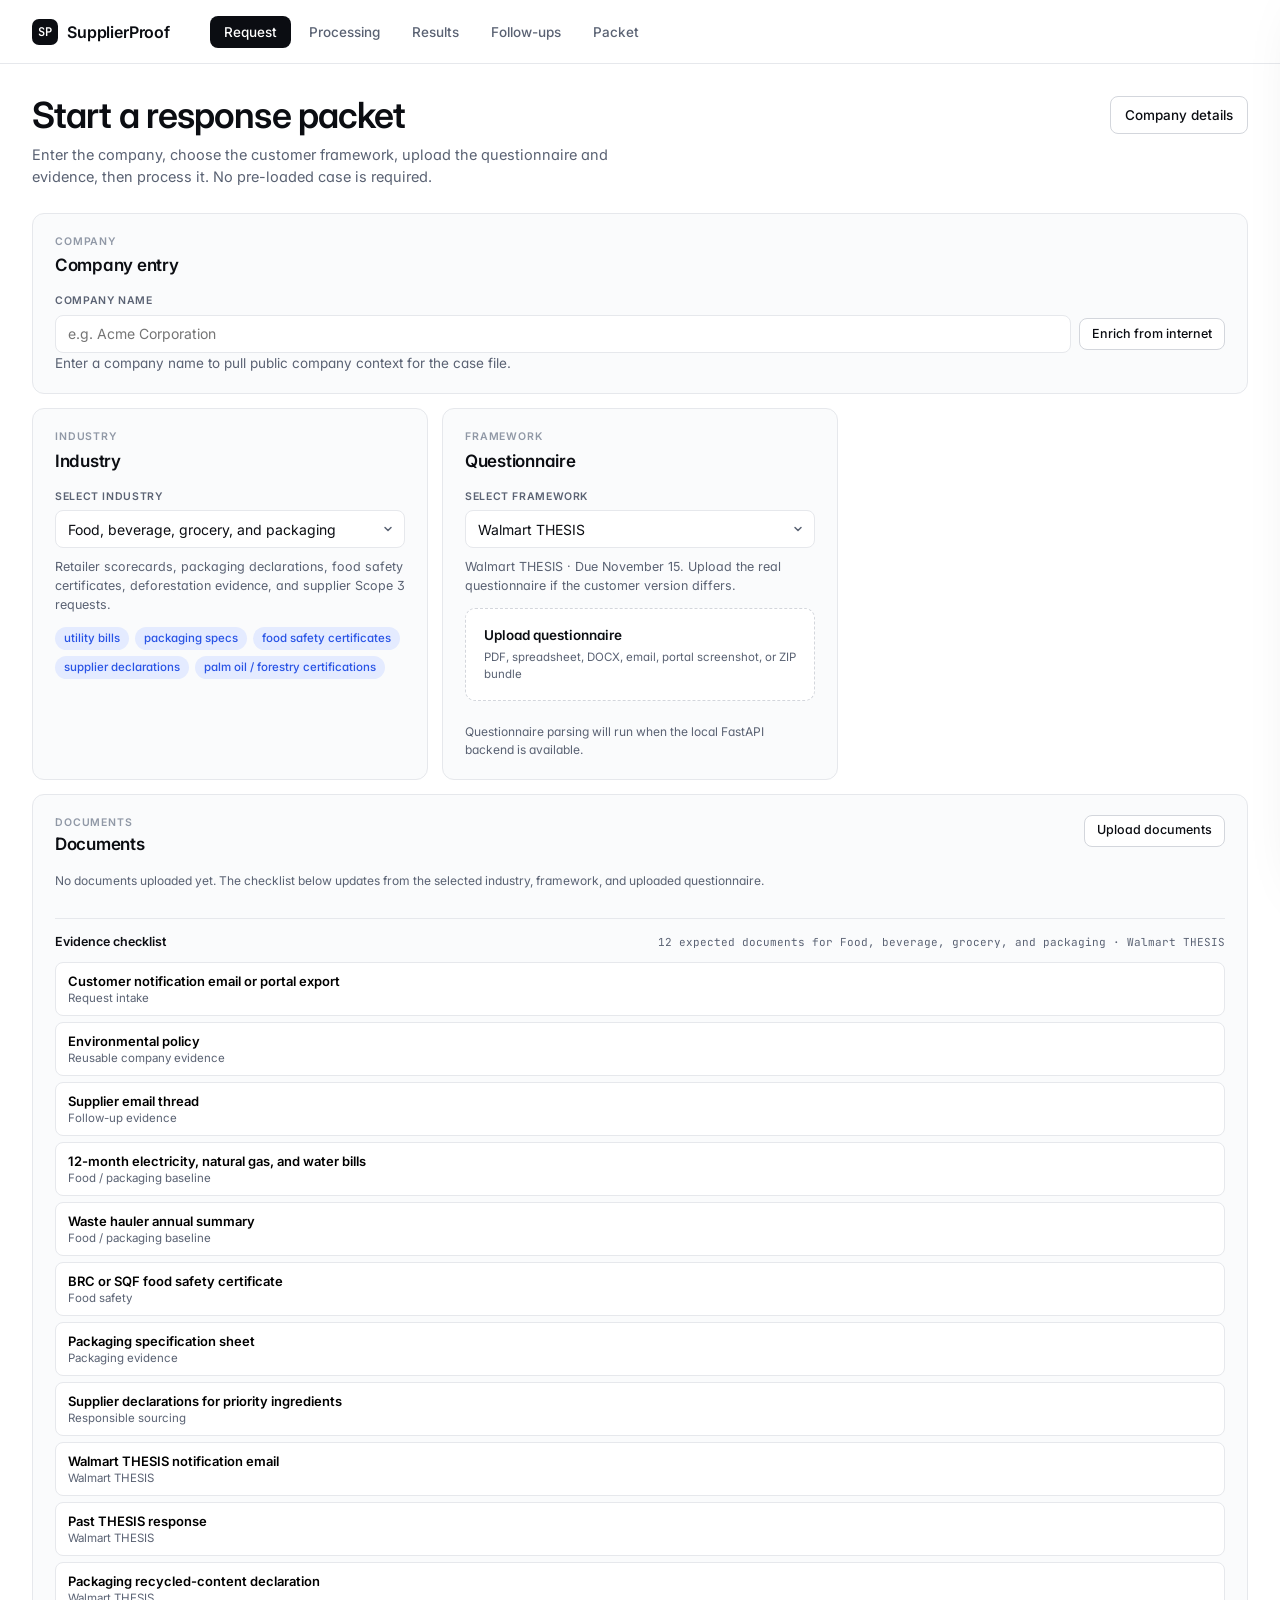
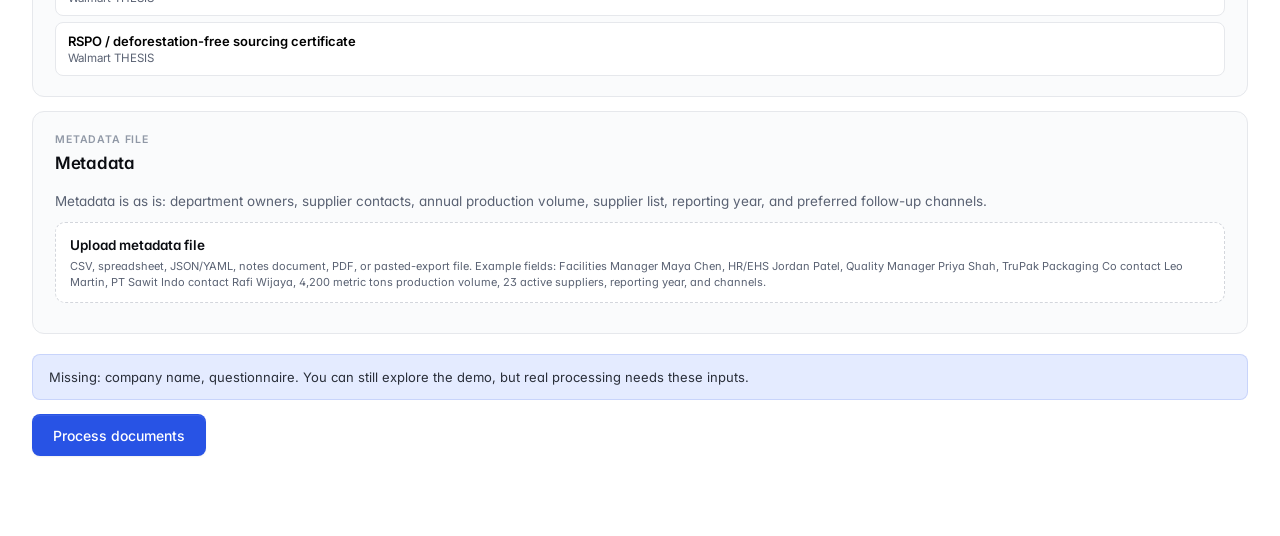
<file: app/index.html>
<!doctype html>
<html lang="en" data-theme="crisp">
  <head>
    <meta charset="utf-8" />
    <meta name="viewport" content="width=device-width, initial-scale=1" />
    <title>SupplierProof — Workspace demo</title>
    <meta name="description" content="SupplierProof workspace demo: process a Walmart THESIS sustainability assessment from intake to printable response packet." />
    <link rel="preconnect" href="https://fonts.googleapis.com" />
    <link rel="preconnect" href="https://fonts.gstatic.com" crossorigin />
    <link href="https://fonts.googleapis.com/css2?family=Inter:wght@400;500;600;700&family=Instrument+Serif:ital@0;1&family=JetBrains+Mono:wght@400;500;600&display=swap" rel="stylesheet" />
    <style>
      :root {
        --bg:       #ffffff;
        --bg-2:     #f4f5f7;
        --paper:    #ffffff;
        --panel:    #fafbfc;
        --ink:      #0b0d12;
        --ink-2:    #2a2f3a;
        --ink-3:    #5a6273;
        --ink-4:    #9098a6;
        --line:     #e6e8ec;
        --line-2:   #d3d6dc;
        --line-3:   #f0f1f4;
        --green:    #0b7a3f;
        --green-2:  #e3f3ea;
        --amber:    #b25a09;
        --amber-2:  #fef0d8;
        --red:      #b41f1a;
        --red-2:    #fbe6e3;
        --blue:     #2853e5;
        --blue-2:   #e4ebff;
        --shadow-sm: 0 1px 0 rgba(11,13,18,0.04), 0 2px 6px -2px rgba(11,13,18,0.06);
        --shadow-md: 0 1px 0 rgba(11,13,18,0.04), 0 14px 30px -16px rgba(11,13,18,0.18);
      }

      *, *::before, *::after { box-sizing: border-box; }

      html, body { margin: 0; padding: 0; }
      body {
        background: var(--bg); color: var(--ink);
        font-family: 'Inter', system-ui, -apple-system, Segoe UI, sans-serif;
        font-size: 15px; line-height: 1.5;
        -webkit-font-smoothing: antialiased;
        text-rendering: optimizeLegibility;
        font-feature-settings: 'ss01','cv11';
      }
      a { color: inherit; text-decoration: none; }
      button { font-family: inherit; }

      /* shell */
      .clean-app { min-height: 100vh; background: var(--bg); }
      .clean-shell { max-width: 1280px; margin: 0 auto; padding: 0 32px; }

      /* header */
      .clean-header {
        position: sticky; top: 0; z-index: 50;
        background: rgba(255,255,255,0.85);
        backdrop-filter: saturate(120%) blur(10px);
        -webkit-backdrop-filter: saturate(120%) blur(10px);
        border-bottom: 1px solid var(--line);
        display: flex; align-items: center; gap: 28px;
        height: 64px;
        margin: 0 -32px;
        padding: 0 32px;
      }
      .clean-brand {
        display: inline-flex; align-items: center; gap: 9px;
        font-weight: 600; font-size: 16px; letter-spacing: -0.01em;
      }
      .clean-brand > span:first-child {
        width: 26px; height: 26px; border-radius: 7px;
        background: var(--ink); color: #fff;
        display: inline-flex; align-items: center; justify-content: center;
        font-family: 'JetBrains Mono', ui-monospace, monospace; font-size: 12px; font-weight: 600;
      }

      /* page-view tabs */
      .simple-nav { display: flex; gap: 4px; margin-left: 12px; }
      .simple-nav button {
        appearance: none; border: 0; background: transparent;
        padding: 8px 14px; border-radius: 8px;
        font-size: 13.5px; font-weight: 500;
        color: var(--ink-3); cursor: pointer;
        transition: background .15s ease, color .15s ease;
      }
      .simple-nav button:hover { color: var(--ink); background: var(--bg-2); }
      .simple-nav button.is-active { background: var(--ink); color: #fff; }

      /* main + page transitions */
      .clean-main { padding: 32px 0 80px; }
      .clean-page { display: none; }
      .clean-page.is-active { display: block; }

      /* page heads */
      .page-title-row {
        display: flex; justify-content: space-between; align-items: flex-start;
        gap: 24px; margin-bottom: 24px;
      }
      .page-title-row > div { min-width: 0; }
      .page-title-row h1 {
        font-family: 'Inter', system-ui, sans-serif; font-weight: 600;
        font-size: 36px; line-height: 1.1; letter-spacing: -0.025em;
        margin: 0 0 8px;
      }
      .page-title-row p {
        font-size: 14.5px; color: var(--ink-3);
        max-width: 640px; line-height: 1.55; margin: 0;
      }

      /* cards */
      .plain-card {
        background: var(--panel);
        border: 1px solid var(--line);
        border-radius: 12px;
        padding: 20px 22px;
      }
      .plain-card > span:first-child {
        font-size: 10.5px; text-transform: uppercase; letter-spacing: 0.08em;
        color: var(--ink-4); font-weight: 600;
        display: block; margin-bottom: 4px;
      }
      .plain-card > h2 {
        font-family: 'Inter', system-ui, sans-serif; font-weight: 600;
        font-size: 17px; letter-spacing: -0.015em;
        margin: 0 0 14px;
      }
      .plain-card > p { margin: 0; font-size: 13.5px; color: var(--ink-3); line-height: 1.55; }

      /* section head pattern (inside cards) */
      .section-head {
        display: flex; justify-content: space-between; align-items: flex-start;
        gap: 16px; margin-bottom: 14px;
      }
      .section-head > div { min-width: 0; flex: 1; }
      .section-head > div > span:first-child {
        font-size: 10.5px; text-transform: uppercase; letter-spacing: 0.08em;
        color: var(--ink-4); font-weight: 600;
        display: block; margin-bottom: 2px;
      }
      .section-head > div > h2 {
        font-family: 'Inter', system-ui, sans-serif; font-weight: 600;
        font-size: 17px; letter-spacing: -0.015em;
        margin: 0;
      }
      .section-head > b {
        font-family: 'JetBrains Mono', monospace; font-size: 11.5px;
        color: var(--ink-3); padding: 4px 10px;
        background: var(--bg-2); border-radius: 999px; font-weight: 500;
        flex-shrink: 0; align-self: flex-start;
      }

      /* form fields */
      .field-label {
        display: block; font-size: 10.5px; font-weight: 600;
        color: var(--ink-3); margin: 0 0 6px;
        text-transform: uppercase; letter-spacing: 0.06em;
      }
      .clean-input {
        width: 100%; height: 38px;
        padding: 0 12px;
        background: #fff;
        border: 1px solid var(--line);
        border-radius: 8px;
        font-family: inherit; font-size: 14px;
        color: var(--ink);
        transition: border-color .15s ease, box-shadow .15s ease;
      }
      .clean-input:focus {
        outline: none;
        border-color: var(--blue);
        box-shadow: 0 0 0 3px rgba(40,83,229,0.15);
      }
      select.clean-input {
        appearance: none; -webkit-appearance: none;
        background-image: url("data:image/svg+xml;utf8,<svg xmlns='http://www.w3.org/2000/svg' width='12' height='12' viewBox='0 0 12 12'><path d='M3 4.5l3 3 3-3' stroke='%235a6273' stroke-width='1.5' fill='none' stroke-linecap='round' stroke-linejoin='round'/></svg>");
        background-repeat: no-repeat;
        background-position: right 10px center;
        padding-right: 32px;
      }
      .entry-row { display: flex; gap: 8px; align-items: center; }
      .entry-row .clean-input { flex: 1; }

      .enrichment-note,
      #industry-copy, #framework-copy {
        font-size: 12.5px; color: var(--ink-3); margin: 10px 0 0; line-height: 1.5;
      }
      .enrichment-state { color: var(--blue); font-weight: 500; }

      .evidence-tags {
        display: flex; flex-wrap: wrap; gap: 6px; margin-top: 12px;
      }
      .evidence-tags span {
        font-size: 11.5px; padding: 3px 9px; border-radius: 999px;
        background: var(--blue-2); color: var(--blue); font-weight: 500;
      }

      /* uploads */
      .upload-card {
        position: relative; display: block;
        border: 1.5px dashed var(--line-2);
        border-radius: 10px;
        padding: 16px 18px;
        background: #fff;
        cursor: pointer;
        transition: border-color .15s ease, background .15s ease;
        margin-top: 12px;
      }
      .upload-card:hover { border-color: var(--blue); background: var(--blue-2); }
      .upload-card b { display: block; font-weight: 600; font-size: 13.5px; }
      .upload-card small { display: block; font-size: 11.5px; color: var(--ink-3); margin-top: 4px; line-height: 1.5; }
      .upload-card input[type="file"] {
        position: absolute; opacity: 0; pointer-events: none; width: 1px; height: 1px;
      }
      .upload-card.compact-upload { padding: 12px 14px; margin-top: 10px; }
      .upload-card.compact-upload small { font-size: 11px; line-height: 1.4; }

      .small-upload {
        position: relative;
        display: inline-flex; align-items: center; gap: 6px;
        padding: 0 12px; height: 32px;
        border: 1px solid var(--line-2);
        border-radius: 8px; cursor: pointer;
        font-size: 12.5px; font-weight: 500; background: #fff;
        transition: border-color .15s ease, color .15s ease;
        flex-shrink: 0;
      }
      .small-upload:hover { border-color: var(--blue); color: var(--blue); }
      .small-upload input[type="file"] {
        position: absolute; opacity: 0; pointer-events: none; width: 1px; height: 1px;
      }

      .file-list { margin-top: 10px; display: flex; flex-direction: column; gap: 6px; }
      .file-list article {
        display: flex; justify-content: space-between; align-items: center; gap: 12px;
        padding: 8px 12px; background: var(--bg-2);
        border-radius: 7px; font-size: 12.5px;
      }
      .file-list article b { font-weight: 500; color: var(--ink); }
      .file-list article span { color: var(--ink-3); font-family: 'JetBrains Mono', monospace; font-size: 11px; }
      .file-list p { font-size: 12px; color: var(--ink-4); margin: 0; padding: 6px 0; }

      .upload-status,
      .questionnaire-parse-status {
        font-size: 12px; color: var(--ink-3); margin-top: 12px; line-height: 1.5;
      }

      .document-checklist-head {
        display: flex; justify-content: space-between; gap: 12px; align-items: baseline;
        margin-top: 18px; padding-top: 14px;
        border-top: 1px solid var(--line);
        font-size: 12.5px;
      }
      .document-checklist-head b { font-weight: 600; }
      .document-checklist-head span { color: var(--ink-3); font-family: 'JetBrains Mono', monospace; font-size: 11px; }

      .simple-list.document-requirements {
        margin-top: 10px;
        display: flex; flex-direction: column; gap: 6px;
      }
      .simple-list.document-requirements button {
        appearance: none; border: 1px solid var(--line);
        background: #fff; border-radius: 8px;
        padding: 10px 12px;
        text-align: left; cursor: pointer;
        display: flex; flex-direction: column; gap: 2px;
        font-family: inherit; font-size: 13px;
        transition: border-color .15s ease, background .15s ease;
      }
      .simple-list.document-requirements button:hover {
        border-color: var(--blue); background: var(--blue-2);
      }
      .simple-list.document-requirements button b { font-weight: 600; }
      .simple-list.document-requirements button small {
        font-size: 11.5px; color: var(--ink-3);
      }

      /* buttons */
      .primary-clean-button {
        display: inline-flex; align-items: center; justify-content: center; gap: 8px;
        height: 42px; padding: 0 20px; border-radius: 8px;
        background: var(--blue); color: #fff;
        border: 1px solid transparent; cursor: pointer;
        font-size: 14px; font-weight: 500;
        box-shadow: 0 1px 0 rgba(255,255,255,0.08) inset, 0 1px 2px rgba(0,0,0,0.06);
        transition: background .15s ease, transform .08s ease;
      }
      .primary-clean-button:hover { background: #1f44c8; }
      .primary-clean-button:active { transform: translateY(1px); }
      .primary-clean-button.small { height: 34px; padding: 0 14px; font-size: 13px; }

      .outline-button {
        display: inline-flex; align-items: center; gap: 8px;
        height: 38px; padding: 0 14px; border-radius: 8px;
        background: #fff; color: var(--ink);
        border: 1px solid var(--line-2); cursor: pointer;
        font-size: 13.5px; font-weight: 500;
        transition: border-color .15s ease, background .15s ease;
      }
      .outline-button:hover { border-color: var(--ink); background: var(--bg-2); }
      .outline-button.compact { height: 32px; padding: 0 12px; font-size: 12.5px; }

      /* request page layout */
      .request-layout {
        display: grid; grid-template-columns: repeat(3, 1fr);
        gap: 14px; margin-bottom: 20px;
      }
      .request-layout .company-summary { grid-column: 1 / -1; }
      .request-layout .documents-card { grid-column: 1 / -1; }
      .request-layout .metadata-card { grid-column: 1 / -1; }
      .entry-card { /* uses .plain-card */ }

      .intake-status {
        font-size: 13px; color: var(--ink-2);
        background: var(--blue-2); border: 1px solid rgba(40,83,229,0.15);
        padding: 12px 16px; border-radius: 8px;
        margin-bottom: 14px; line-height: 1.55;
      }

      /* processing */
      .processing-clean-layout {
        display: grid; grid-template-columns: 1.45fr 1fr;
        gap: 16px; align-items: start;
      }
      .trace-card { min-height: 380px; }
      .agent-feed.clean-feed {
        margin-top: 4px;
        background: #0b0d12;
        color: #f4f5f7;
        border-radius: 10px;
        padding: 14px;
        font-family: 'JetBrains Mono', ui-monospace, monospace;
        font-size: 12.5px;
        max-height: 340px;
        overflow-y: auto;
        display: flex; flex-direction: column; gap: 8px;
        border: 1px solid var(--line);
      }
      .agent-feed > p { margin: 0; color: rgba(244,245,247,0.55); padding: 6px 4px; }
      .agent-feed .feed-entry {
        background: rgba(255,255,255,0.04);
        padding: 8px 10px;
        border-radius: 6px;
        display: flex; flex-direction: column; gap: 3px;
        border-left: 2px solid var(--blue);
        animation: feedIn 0.25s ease both;
      }
      .agent-feed .feed-entry b { color: #fff; font-weight: 600; font-size: 12.5px; }
      .agent-feed .feed-entry span { color: rgba(244,245,247,0.72); font-size: 11.5px; }
      @keyframes feedIn {
        from { opacity: 0; transform: translateY(4px); }
        to   { opacity: 1; transform: none; }
      }

      .progress-card .progress-waiting { display: none; }
      .progress-card.is-waiting .progress-waiting { display: block; }
      .progress-card.is-waiting .progress-panel { display: none; }
      .progress-waiting {
        font-size: 13.5px; color: var(--ink-3); margin: 0 0 14px;
        padding: 14px; background: var(--bg-2); border-radius: 8px; line-height: 1.55;
      }

      .progress-panel { display: block; }
      .progress-summary {
        font-size: 13.5px; color: var(--ink-2); margin: 0 0 14px;
        padding: 12px 14px; background: var(--green-2); color: var(--green);
        border-radius: 8px; font-weight: 500;
      }
      .progress-stats {
        display: grid; grid-template-columns: repeat(3, 1fr);
        gap: 8px; margin-bottom: 16px;
      }
      .progress-stats > div {
        background: #fff;
        border: 1px solid var(--line);
        border-radius: 8px;
        padding: 10px 12px;
        text-align: center;
      }
      .progress-stats b {
        display: block; font-size: 22px; font-weight: 600;
        letter-spacing: -0.015em; line-height: 1.1;
      }
      .progress-stats small {
        font-size: 10.5px; color: var(--ink-3);
        text-transform: uppercase; letter-spacing: 0.06em; font-weight: 500;
        margin-top: 2px; display: block;
      }
      .progress-list {
        display: flex; flex-direction: column; gap: 4px;
        margin-bottom: 14px; max-height: 220px; overflow-y: auto;
      }
      .progress-row {
        display: flex; justify-content: space-between; gap: 12px;
        padding: 7px 10px; border-radius: 6px;
        font-size: 12.5px; line-height: 1.4;
      }
      .progress-row > span { font-weight: 500; }
      .progress-row > b { font-weight: 600; font-size: 11.5px; }
      .progress-row.answered { background: var(--green-2); color: var(--green); }
      .progress-row.needs-review { background: var(--amber-2); color: var(--amber); }
      .progress-row.missing { background: var(--red-2); color: var(--red); }

      /* results */
      .results-page .results-populated { display: none; }
      .results-page.has-results .empty-results { display: none; }
      .results-page.has-results .results-populated { display: block; }
      .empty-results { text-align: center; padding: 56px 24px; }
      .empty-results h2 { margin-bottom: 6px; }
      .empty-results p { font-size: 14px; color: var(--ink-3); margin: 0 auto 20px; max-width: 480px; line-height: 1.55; }

      .result-metrics {
        display: grid; grid-template-columns: repeat(4, 1fr);
        gap: 12px; margin-bottom: 20px;
      }
      .result-metrics article {
        background: var(--panel);
        border: 1px solid var(--line);
        border-radius: 10px;
        padding: 14px 16px;
      }
      .result-metrics b {
        display: block; font-size: 20px; font-weight: 600;
        letter-spacing: -0.015em; line-height: 1.2;
      }
      .result-metrics span {
        display: block; font-size: 11px; color: var(--ink-3);
        text-transform: uppercase; letter-spacing: 0.06em;
        margin-top: 4px; font-weight: 500;
      }

      .results-layout {
        display: grid; grid-template-columns: 1.4fr 1fr;
        gap: 18px; align-items: start;
      }
      .results-main-column { display: flex; flex-direction: column; gap: 14px; min-width: 0; }

      .spotlight-results {
        display: grid; grid-template-columns: 1fr 1fr;
        gap: 10px;
      }
      .result-card {
        appearance: none; text-align: left;
        background: var(--panel);
        border: 1px solid var(--line);
        border-radius: 10px;
        padding: 14px 16px;
        cursor: pointer;
        font-family: inherit;
        transition: border-color .15s ease, background .15s ease, transform .08s ease;
      }
      .result-card > span:first-child {
        font-size: 10.5px; font-weight: 600;
        text-transform: uppercase; letter-spacing: 0.06em;
        padding: 3px 9px; border-radius: 999px;
        display: inline-block;
      }
      .result-card.answered > span:first-child { background: var(--green-2); color: var(--green); }
      .result-card.review > span:first-child { background: var(--amber-2); color: var(--amber); }
      .result-card.missing > span:first-child { background: var(--red-2); color: var(--red); }
      .result-card h2 {
        font-family: 'Inter', sans-serif; font-weight: 600;
        font-size: 15px; letter-spacing: -0.01em;
        margin: 10px 0 4px;
      }
      .result-card p { margin: 0; font-size: 12.5px; color: var(--ink-3); line-height: 1.5; }
      .result-card:hover { border-color: var(--ink-4); background: #fff; }
      .result-card:active { transform: translateY(1px); }
      .result-card.is-selected { border-color: var(--blue); background: var(--blue-2); }
      .result-card.is-selected p { color: var(--ink-2); }

      .all-items {
        background: var(--panel); border: 1px solid var(--line);
        border-radius: 10px; padding: 14px 16px;
      }
      .all-items summary {
        cursor: pointer; font-weight: 600; font-size: 13.5px;
        list-style: none; display: flex; justify-content: space-between; align-items: center;
      }
      .all-items summary::-webkit-details-marker { display: none; }
      .all-items summary::after { content: '⌄'; color: var(--ink-3); font-size: 14px; }
      .all-items[open] summary::after { content: '⌃'; }

      .all-kpi-list {
        display: grid; grid-template-columns: repeat(2, 1fr);
        gap: 6px; margin-top: 12px;
      }
      .all-kpi-list button {
        appearance: none; border: 1px solid var(--line);
        background: #fff; border-radius: 8px;
        padding: 9px 12px; cursor: pointer;
        display: flex; justify-content: space-between; align-items: center;
        gap: 12px; font-family: inherit; font-size: 12.5px;
        transition: border-color .15s ease;
      }
      .all-kpi-list button:hover { border-color: var(--blue); }
      .all-kpi-list button > span { font-weight: 500; color: var(--ink); }
      .all-kpi-list button > b {
        font-size: 10.5px; padding: 2px 8px; border-radius: 999px;
        background: var(--bg-2); color: var(--ink-3); font-weight: 600;
        text-transform: capitalize; letter-spacing: 0.01em; white-space: nowrap;
      }

      .screen-reader-hooks { position: absolute; left: -9999px; width: 1px; height: 1px; overflow: hidden; }

      .result-detail {
        position: sticky; top: 84px;
      }
      .result-detail section {
        margin-top: 14px; padding-top: 12px;
        border-top: 1px solid var(--line);
      }
      .result-detail section b {
        display: block; font-size: 10.5px; font-weight: 600;
        color: var(--ink-3); text-transform: uppercase; letter-spacing: 0.06em;
        margin-bottom: 8px;
      }
      .result-detail section p { margin: 0 0 8px; font-size: 13px; line-height: 1.6; color: var(--ink-2); }

      /* follow-ups */
      .followup-clean-layout {
        display: grid; grid-template-columns: 1.5fr 1fr;
        gap: 18px; align-items: start;
      }
      .followup-list-clean { display: flex; flex-direction: column; gap: 10px; }
      .followup-card {
        background: var(--panel);
        border: 1px solid var(--line);
        border-radius: 12px;
        overflow: hidden;
        transition: border-color .15s ease;
      }
      .followup-card.is-open { border-color: var(--blue); background: #fff; }
      .followup-head {
        display: flex; justify-content: space-between; align-items: flex-start;
        gap: 14px; padding: 16px 18px;
      }
      .followup-head > div { min-width: 0; flex: 1; }
      .followup-head h2 {
        font-family: 'Inter', sans-serif; font-weight: 600;
        font-size: 15.5px; letter-spacing: -0.01em;
        margin: 0 0 4px;
      }
      .followup-head p { margin: 0; font-size: 12.5px; color: var(--ink-3); }
      .followup-meta { display: flex; gap: 10px; margin-top: 10px; font-size: 11.5px; align-items: center; flex-wrap: wrap; }
      .followup-meta span { color: var(--ink-3); }
      .impact-badge {
        font-size: 10.5px; font-weight: 600;
        padding: 2px 8px; border-radius: 999px;
        text-transform: uppercase; letter-spacing: 0.04em;
      }
      .impact-badge.high { background: var(--red-2); color: var(--red); }
      .impact-badge.medium { background: var(--amber-2); color: var(--amber); }
      .impact-badge.low { background: var(--bg-2); color: var(--ink-3); }

      .followup-head [data-action="toggle-draft"] {
        appearance: none; border: 1px solid var(--line);
        background: #fff; border-radius: 8px;
        width: 32px; height: 32px;
        cursor: pointer; color: var(--ink-3);
        font-size: 14px; line-height: 1;
        flex-shrink: 0;
        transition: border-color .15s ease, color .15s ease;
      }
      .followup-head [data-action="toggle-draft"]:hover { border-color: var(--blue); color: var(--blue); }

      .draft-email {
        display: none;
        padding: 16px 18px 18px;
        background: #fff;
        border-top: 1px solid var(--line);
      }
      .followup-card.is-open .draft-email { display: block; }
      .draft-email h3 {
        font-family: 'Inter', sans-serif; font-weight: 600; font-size: 11px;
        text-transform: uppercase; letter-spacing: 0.06em; color: var(--ink-4);
        margin: 0 0 10px;
      }
      .draft-email > b { font-weight: 600; font-size: 13.5px; display: block; margin-bottom: 10px; }
      .draft-email pre {
        background: var(--bg-2); border-radius: 8px;
        padding: 12px 14px; font-family: inherit; font-size: 12.5px;
        white-space: pre-wrap; word-wrap: break-word;
        margin: 0 0 12px; line-height: 1.55; color: var(--ink-2);
      }
      .draft-email > p { font-size: 12px; color: var(--ink-3); margin: 0 0 12px; line-height: 1.5; }
      .action-row { display: flex; gap: 8px; flex-wrap: wrap; }
      .followup-cta {
        appearance: none; border: 1px solid transparent;
        height: 36px; padding: 0 14px; border-radius: 8px;
        background: var(--blue); color: #fff;
        cursor: pointer; font-size: 13px; font-weight: 500;
        font-family: inherit;
        transition: background .15s ease, border-color .15s ease;
      }
      .followup-cta:hover { background: #1f44c8; }
      .followup-cta.secondary {
        background: #fff; color: var(--ink);
        border-color: var(--line-2);
      }
      .followup-cta.secondary:hover { border-color: var(--ink); background: var(--bg-2); }

      .reuse-card h2 {
        font-family: 'Inter', system-ui, sans-serif; font-weight: 600;
        font-size: 17px; letter-spacing: -0.015em;
        margin: 0 0 14px;
      }
      .reuse-card article {
        padding: 12px 0;
        border-top: 1px solid var(--line);
      }
      .reuse-card article:first-of-type { border-top: 0; padding-top: 0; }
      .reuse-card article b { display: block; font-weight: 600; font-size: 13.5px; margin-bottom: 4px; }
      .reuse-card article p { margin: 0 0 6px; font-size: 12.5px; color: var(--ink-3); line-height: 1.55; }
      .reuse-card article small {
        font-size: 11px; color: var(--blue);
        font-family: 'JetBrains Mono', monospace; font-weight: 500;
        display: inline-block; padding: 3px 8px; background: var(--blue-2); border-radius: 999px;
      }

      /* packet */
      .packet-page { padding-top: 4px; }
      .packet-toolbar {
        display: flex; justify-content: space-between; align-items: center;
        gap: 18px; margin-bottom: 18px;
        padding: 12px 16px;
        background: var(--bg-2); border-radius: 10px;
      }
      .packet-toolbar > span {
        font-size: 12px; color: var(--ink-3);
        text-transform: uppercase; letter-spacing: 0.06em; font-weight: 600;
      }

      .packet-doc {
        background: #fff;
        border: 1px solid var(--line);
        border-radius: 12px;
        padding: 52px 60px;
        box-shadow: var(--shadow-sm);
        max-width: 920px;
        margin: 0 auto;
      }
      .packet-doc-header {
        border-bottom: 2px solid var(--ink);
        padding-bottom: 18px; margin-bottom: 28px;
      }
      .packet-doc-header h1 {
        font-family: 'Inter', system-ui, sans-serif; font-weight: 600;
        font-size: 28px; letter-spacing: -0.025em;
        margin: 0 0 6px; line-height: 1.2;
      }
      .packet-doc-header p {
        font-family: 'JetBrains Mono', monospace; font-size: 11.5px;
        color: var(--ink-3); margin: 0;
      }
      .packet-doc h2 {
        font-family: 'Inter', sans-serif; font-weight: 600;
        font-size: 12px; text-transform: uppercase; letter-spacing: 0.08em;
        color: var(--ink-3); margin: 32px 0 14px;
      }
      .packet-doc section:first-of-type h2 { margin-top: 0; }

      .packet-table {
        border: 1px solid var(--line); border-radius: 10px; overflow: hidden;
      }
      .packet-table-row {
        display: grid;
        grid-template-columns: 1.1fr 1.7fr 1.2fr;
        gap: 14px;
        padding: 12px 14px;
        border-top: 1px solid var(--line);
        font-size: 13px; line-height: 1.5;
        align-items: center;
      }
      .packet-table-row:first-child { border-top: 0; }
      .packet-table-row.head {
        background: var(--bg-2);
        font-size: 10.5px; text-transform: uppercase; letter-spacing: 0.06em;
        font-weight: 600;
      }
      .packet-table-row.head b { font-weight: 600; color: var(--ink-3); }
      .packet-table-row > span:first-child { font-weight: 600; color: var(--ink); }
      .packet-table-row > b { font-weight: 600; font-size: 12px; }
      .packet-table-row.ready b { color: var(--green); }
      .packet-table-row.yellow { background: rgba(254,240,216,0.4); }
      .packet-table-row.yellow b { color: var(--amber); }
      .packet-table-row.red { background: rgba(251,230,227,0.4); }
      .packet-table-row.red b { color: var(--red); }

      .packet-checklist, .waiting-list {
        list-style: none; padding: 0; margin: 0;
        display: flex; flex-direction: column; gap: 6px;
      }
      .packet-checklist li, .waiting-list li {
        padding: 10px 14px;
        background: var(--bg-2);
        border-radius: 8px;
        font-size: 13px; line-height: 1.5;
      }
      .waiting-list li b { font-weight: 600; color: var(--ink); }

      /* company drawer */
      .company-drawer {
        position: fixed; top: 0; right: -520px; bottom: 0;
        width: 480px; max-width: 92vw;
        background: #fff;
        border-left: 1px solid var(--line);
        padding: 28px 30px;
        z-index: 200;
        overflow-y: auto;
        transition: right .3s cubic-bezier(0.32, 0.72, 0.32, 1);
        box-shadow: -24px 0 60px -20px rgba(0,0,0,0.18);
      }
      body.drawer-open .company-drawer { right: 0; }
      .drawer-close {
        position: absolute; top: 14px; right: 16px;
        appearance: none; border: 1px solid var(--line);
        background: #fff; border-radius: 999px;
        width: 32px; height: 32px;
        cursor: pointer; font-size: 18px; color: var(--ink-3); line-height: 1;
        transition: border-color .15s ease, color .15s ease;
      }
      .drawer-close:hover { border-color: var(--ink); color: var(--ink); }
      .company-drawer h2 {
        font-family: 'Inter', system-ui, sans-serif; font-weight: 600;
        font-size: 24px; letter-spacing: -0.02em;
        margin: 0 0 8px; padding-right: 40px;
      }
      .company-drawer > p {
        font-size: 12.5px; color: var(--ink-3);
        margin: 0 0 22px;
      }
      .company-drawer dl {
        display: grid; grid-template-columns: 130px 1fr;
        gap: 10px 16px; margin: 0 0 20px;
        font-size: 13px;
      }
      .company-drawer dt {
        color: var(--ink-3); font-weight: 500;
        text-transform: uppercase; letter-spacing: 0.04em; font-size: 11px;
        padding-top: 1px;
      }
      .company-drawer dd { margin: 0; color: var(--ink); line-height: 1.5; }
      .company-sources {
        font-size: 12.5px; padding: 14px 16px;
        background: var(--bg-2); border-radius: 10px;
        margin-bottom: 18px;
      }
      .company-sources b {
        display: block; font-size: 10.5px; text-transform: uppercase; letter-spacing: 0.06em;
        color: var(--ink-3); margin-bottom: 8px; font-weight: 600;
      }
      .company-sources span {
        display: block; font-size: 12.5px; padding: 3px 0; color: var(--ink-2);
      }
      .drawer-note {
        font-size: 12px; color: var(--ink-2); line-height: 1.55;
        padding: 14px 16px; background: var(--blue-2);
        border-radius: 10px; margin: 0;
      }
      .drawer-backdrop {
        position: fixed; inset: 0;
        background: rgba(11,13,18,0.4);
        z-index: 199;
        opacity: 0; pointer-events: none;
        transition: opacity .3s ease;
      }
      body.drawer-open .drawer-backdrop { opacity: 1; pointer-events: auto; }

      /* toast */
      .demo-toast {
        position: fixed; bottom: 28px; left: 50%;
        transform: translate(-50%, 16px);
        background: var(--ink); color: #fff;
        padding: 11px 20px; border-radius: 999px;
        font-size: 13px; font-weight: 500;
        z-index: 300;
        opacity: 0; pointer-events: none;
        transition: opacity .25s ease, transform .25s ease;
        box-shadow: 0 14px 30px -6px rgba(0,0,0,0.25);
      }
      .demo-toast.show { opacity: 1; transform: translate(-50%, 0); }

      /* print */
      @media print {
        body { background: #fff !important; }
        .clean-header, .packet-toolbar, .company-drawer, .drawer-backdrop, .demo-toast { display: none !important; }
        .clean-page { display: none !important; }
        .clean-page[data-view="packet"] { display: block !important; }
        .packet-doc { box-shadow: none; border: none; padding: 0; max-width: none; }
        .clean-shell { padding: 0; max-width: none; }
        .clean-main { padding: 0; }
      }

      /* responsive */
      @media (max-width: 980px) {
        .clean-header { gap: 16px; padding: 0 20px; margin: 0 -20px; }
        .clean-shell { padding: 0 20px; }
        .simple-nav { overflow-x: auto; }
        .request-layout, .processing-clean-layout, .results-layout,
        .followup-clean-layout, .spotlight-results, .all-kpi-list, .result-metrics {
          grid-template-columns: 1fr;
        }
        .result-detail { position: static; }
        .progress-stats { grid-template-columns: repeat(3, 1fr); }
        .packet-doc { padding: 28px 22px; }
        .packet-table-row { grid-template-columns: 1fr; }
        .packet-table-row.head { display: none; }
        .page-title-row { flex-direction: column; align-items: flex-start; }
        .page-title-row h1 { font-size: 32px; }
      }
    </style>
  </head>
  <body class="clean-app">
    <div class="clean-shell">
      <header class="clean-header">
        <a class="clean-brand" href="../index.html"><span>SP</span><span>SupplierProof</span></a>
        <nav class="simple-nav" aria-label="Workspace pages">
          <button class="is-active" type="button" data-jump="request">Request</button>
          <button type="button" data-jump="processing">Processing</button>
          <button type="button" data-jump="results">Results</button>
          <button type="button" data-jump="followups">Follow-ups</button>
          <button type="button" data-jump="packet">Packet</button>
        </nav>
      </header>

      <main class="clean-main">
        <section class="clean-page is-active" data-view="request">
          <div class="page-title-row">
            <div>
              <h1>Start a response packet</h1>
              <p>Enter the company, choose the customer framework, upload the questionnaire and evidence, then process it. No pre-loaded case is required.</p>
            </div>
            <button class="outline-button" type="button" data-action="toggle-company">Company details</button>
          </div>

          <div class="request-layout">
            <section class="plain-card company-summary entry-card">
              <span>Company</span>
              <h2>Company entry</h2>
              <label class="field-label" for="company-name">Company name</label>
              <div class="entry-row">
                <input id="company-name" class="clean-input" type="text" placeholder="e.g. Acme Corporation" autocomplete="organization" />
                <button class="outline-button compact" type="button" data-action="enrich-company">Enrich from internet</button>
              </div>
              <p id="company-enrichment" class="enrichment-note">Enter a company name to pull public company context for the case file.</p>
            </section>

            <section class="plain-card industry-card entry-card">
              <span>Industry</span>
              <h2>Industry</h2>
              <label class="field-label" for="industry-select">Select industry</label>
              <select id="industry-select" class="clean-input"></select>
              <p id="industry-copy">Choose the industry first so SupplierProof can suggest the right customer frameworks and evidence types.</p>
              <div id="expected-evidence" class="evidence-tags" aria-live="polite"></div>
            </section>

            <section class="plain-card questionnaire-card entry-card">
              <span>Framework</span>
              <h2>Questionnaire</h2>
              <label class="field-label" for="framework-select">Select framework</label>
              <select id="framework-select" class="clean-input"></select>
              <p id="framework-copy">Select an industry to see framework options.</p>
              <label class="upload-card">
                <input id="questionnaire-upload" type="file" aria-label="Upload questionnaire" accept=".pdf,.xlsx,.xls,.csv,.docx,.txt,.md,.eml,.mbox,.png,.jpg,.jpeg,.tiff,.zip" />
                <b>Upload questionnaire</b>
                <small>PDF, spreadsheet, DOCX, email, portal screenshot, or ZIP bundle</small>
              </label>
              <div id="questionnaire-file-list" class="file-list" aria-live="polite"></div>
              <div id="questionnaire-parse-status" class="upload-status questionnaire-parse-status" aria-live="polite">Questionnaire parsing will run when the local FastAPI backend is available.</div>
            </section>

            <section class="plain-card documents-card">
              <div class="section-head">
                <div><span>Documents</span><h2>Documents</h2></div>
                <label class="small-upload"><input id="documents-upload" type="file" multiple aria-label="Upload documents" accept=".pdf,.xlsx,.xls,.csv,.docx,.txt,.md,.eml,.mbox,.png,.jpg,.jpeg,.tiff,.tif,.zip" />Upload documents</label>
              </div>
              <div class="upload-status" id="document-upload-status">No documents uploaded yet. The checklist below updates from the selected industry, framework, and uploaded questionnaire.</div>
              <div id="document-file-list" class="file-list" aria-live="polite"></div>
              <div class="document-checklist-head"><b>Evidence checklist</b><span id="document-requirement-summary">Industry/framework checklist</span></div>
              <div id="document-requirement-list" class="simple-list document-requirements" aria-live="polite"></div>
            </section>

            <section class="plain-card metadata-card">
              <span>Metadata file</span>
              <h2>Metadata</h2>
              <p>Metadata is as is: department owners, supplier contacts, annual production volume, supplier list, reporting year, and preferred follow-up channels.</p>
              <label class="upload-card compact-upload">
                <input id="metadata-upload" type="file" aria-label="Upload metadata file" accept=".csv,.xlsx,.xls,.json,.yaml,.yml,.docx,.pdf,.txt,.md" />
                <b>Upload metadata file</b>
                <small>CSV, spreadsheet, JSON/YAML, notes document, PDF, or pasted-export file. Example fields: Facilities Manager Maya Chen, HR/EHS Jordan Patel, Quality Manager Priya Shah, TruPak Packaging Co contact Leo Martin, PT Sawit Indo contact Rafi Wijaya, 4,200 metric tons production volume, 23 active suppliers, reporting year, and channels.</small>
              </label>
              <div id="metadata-file-list" class="file-list" aria-live="polite"></div>
            </section>
          </div>

          <div id="intake-status" class="intake-status" aria-live="polite">Add a company, choose an industry/framework, and upload a questionnaire to process.</div>
          <button class="primary-clean-button" type="button" data-action="process">Process documents</button>
        </section>

        <section class="clean-page" data-view="processing">
          <div class="page-title-row">
            <div>
              <h1>Processing questionnaire</h1>
              <p>SupplierProof is reading the uploaded files, mapping evidence to the questionnaire, and finding missing information.</p>
            </div>
            <button class="primary-clean-button small" type="button" data-action="replay-processing">Replay trace</button>
          </div>

          <div class="processing-clean-layout">
            <section class="plain-card trace-card">
              <div class="section-head"><div><span>Agent trace</span><h2>Agent trace</h2></div><b id="trace-status">Ready</b></div>
              <div class="agent-feed clean-feed" id="agent-feed"><p>Click “Process documents” or “Replay trace” to start.</p></div>
            </section>
            <aside class="plain-card progress-card is-waiting kpi-tracker">
              <span>Progress</span>
              <p class="progress-waiting">Run the agent trace to populate progress.</p>
              <div class="progress-panel" aria-live="polite">
                <p class="progress-summary">Answered 9 of 14 questionnaire items</p>
                <div class="progress-stats">
                  <div><b>9</b><small>Answered</small></div>
                  <div><b>3</b><small>Needs review</small></div>
                  <div><b>2</b><small>Missing</small></div>
                </div>
                <div id="tracker-rows" class="progress-list"></div>
              </div>
              <button class="primary-clean-button small" type="button" data-jump="followups">View follow-ups</button>
            </aside>
          </div>
        </section>

        <section class="clean-page results-page" data-view="results">
          <div class="page-title-row">
            <div>
              <h1>Results</h1>
            </div>
          </div>
          <div class="plain-card empty-results" id="empty-results"><h2>No processed results yet</h2><p>Run “Process documents” first. Results are browser-session state only and reset on reload so this page does not look pre-populated or stale.</p><button class="primary-clean-button small" type="button" data-jump="processing">Go to processing</button></div>
          <div class="results-populated">
          <div class="result-metrics">
            <article><b>9 / 14 answered</b><span>Coverage</span></article>
            <article><b>58 / 100 estimated score</b><span>Current estimate</span></article>
            <article><b>82 / 100 if missing items are resolved</b><span>Projected</span></article>
            <article><b>32 / 100 last year</b><span>Previous score</span></article>
          </div>

          <div class="results-layout">
            <div class="results-main-column">
              <section class="spotlight-results">
                <button class="result-card answered" type="button" data-kpi="energy-intensity"><span>Answered</span><h2>Energy use</h2><p>923 kWh per metric ton based on electricity, natural gas, and production data.</p></button>
                <button class="result-card review" type="button" data-kpi="ghg-emissions"><span>Needs review</span><h2>Greenhouse gas emissions</h2><p>Estimated GHG emissions from available data: Scope 2 (electricity): 1,100 tCO2e, Scope 1 (natural gas): 413 tCO2e. Scope 1 is incomplete — refrigerant data not provided.</p></button>
                <button class="result-card answered" type="button" data-kpi="waste-diversion"><span>Answered</span><h2>Waste diversion</h2><p>840 tons total waste; 62% diverted through recycling and compost.</p></button>
                <button class="result-card missing" type="button" data-kpi="packaging-recycled-content"><span>Missing</span><h2>Packaging recycled content</h2><p>PET tray and LDPE film weights found, but recycled content percentage is missing.</p></button>
                <button class="result-card missing" type="button" data-kpi="palm-oil-rspo"><span>Missing</span><h2>Palm oil certification</h2><p>PT Sawit Indo confirmed Indonesia sourcing but did not provide RSPO certification.</p></button>
              </section>
              <details class="plain-card all-items" open>
                <summary>All questionnaire items</summary>
                <div class="screen-reader-hooks" aria-hidden="true">
                  <button type="button" data-kpi="supplier-ghg-reporting" tabindex="-1">Supplier GHG reporting detailed view</button>
                  <span class="impact-badge high">High impact</span>
                  <span class="impact-badge medium">Medium impact</span>
                </div>
                <div id="all-kpis" class="all-kpi-list"></div>
              </details>
            </div>
            <aside class="plain-card result-detail" id="kpi-detail">
              <span>Detailed view</span>
              <h2>Greenhouse gas emissions</h2>
              <section><b>Question</b><p>Question: What were Acme’s Scope 1 and Scope 2 GHG emissions for FY2024?</p></section>
              <section><b>Answer</b><p>Answer: Scope 2 electricity is 1,100 tCO2e; Scope 1 natural gas is 413 tCO2e; refrigerants are missing.</p></section>
              <section><b>Proof</b><p>Proof: 12-month electricity bill, 12-month natural gas bill, and metadata reporting year FY2024.</p></section>
              <section><b>Method</b><p>Calculated from utility bills using EPA emission factors. Electricity: 2,850,000 kWh × 0.000386 tCO2e/kWh. Natural gas: 78,000 therms × 0.005302 tCO2e/therm.</p><p>Boundary: Scope 1 is incomplete — refrigerant data not provided. These estimates use EPA published emission factors and are suitable for THESIS reporting. This is not a verified GHG inventory, audit, assurance statement, or SBTi target-setting analysis. For verified carbon accounting or SBTi target-setting, consult a carbon accounting specialist.</p></section>
            </aside>
          </div>
          </div>
        </section>

        <section class="clean-page" data-view="followups">
          <div class="page-title-row">
            <div>
              <h1>Follow-ups</h1>
              <p>SupplierProof found the missing information needed to complete the questionnaire.</p>
            </div>
          </div>
          <div class="followup-clean-layout">
            <section id="followup-list" class="followup-list-clean"></section>
            <aside class="plain-card reuse-card">
              <h2>What this also helps with</h2>
              <article><b>Framework reuse</b><p>Same documents can answer parts of CDP and EcoVadis.</p><small>CDP 45% · EcoVadis 52%</small></article>
              <article><b>Score lift</b><p>Resolving the top 3 missing items could raise the estimate from 58 to 72.</p><small>Refrigerants · packaging recycled content · environmental targets</small></article>
            </aside>
          </div>
        </section>


        <section class="clean-page packet-page" data-view="packet">
          <div class="packet-toolbar">
            <span>Printable response packet preview</span>
            <button class="primary-clean-button small" type="button" data-action="download-pdf">Download PDF</button>
          </div>

          <article class="packet-doc" id="packet-doc">
            <header class="packet-doc-header">
              <h1><span id="packet-company">Acme Corporation</span> — Walmart THESIS Response Packet</h1>
              <p>Prepared: <span id="prepared-date"></span> | Due: November 15 | Coverage: 9 of 14 ready</p>
            </header>
            <section>
              <h2>Answers ready to enter</h2>
              <div class="packet-table">
                <div class="packet-table-row head"><b>KPI name</b><b>Answer to enter in the portal</b><b>Status</b></div>
                <div class="packet-table-row ready"><span>Energy use</span><span>923 kWh per metric ton based on utility bills and FY2024 production volume.</span><b>ready</b></div>
                <div class="packet-table-row yellow"><span>Greenhouse gas emissions</span><span>Scope 2: 1,100 tCO2e. Scope 1 natural gas: 413 tCO2e.</span><b>submit with note — Scope 1 incomplete; refrigerant data pending</b></div>
                <div class="packet-table-row ready"><span>Water use</span><span>18,200,000 gallons from municipal supply.</span><b>ready</b></div>
                <div class="packet-table-row ready"><span>Waste diversion</span><span>840 tons total waste; 62% diverted through recycling and compost.</span><b>ready</b></div>
                <div class="packet-table-row yellow"><span>Food safety certificate</span><span>BRC Grade A certificate available.</span><b>submit with note — certificate expires soon</b></div>
                <div class="packet-table-row red"><span>Packaging recycled content</span><span>leave blank for now.</span><b>do not submit yet — PCR percentage from TruPak is missing</b></div>
                <div class="packet-table-row red"><span>Deforestation-free sourcing</span><span>leave blank for now.</span><b>do not submit yet — RSPO certificate from PT Sawit Indo is missing</b></div>
              </div>
            </section>

            <section>
              <h2>Documents to attach</h2>
              <ul class="packet-checklist">
                <li>✅ ConEdison electricity bill (2024) → Energy, GHG</li>
                <li>✅ Natural gas bill (2024) → Energy, GHG</li>
                <li>✅ Quarterly water bills (2024) → Water</li>
                <li>✅ Waste hauler annual summary → Waste diversion</li>
                <li>⚠️ BRC food safety certificate — expiring soon → Food safety</li>
                <li>❌ RSPO certificate — waiting on PT Sawit Indo → Deforestation-free sourcing</li>
                <li>❌ Packaging PCR declaration — waiting on TruPak Packaging Co → Packaging recycled content</li>
              </ul>
            </section>

            <section>
              <h2>Waiting on</h2>
              <ul class="waiting-list">
                <li><b>Refrigerant records</b> — Maya Chen has it. Follow-up sent today. Wait for response.</li>
                <li><b>Packaging PCR percentage</b> — Leo Martin at TruPak has it. Follow-up sent today. Escalate if no reply in 3 business days.</li>
                <li><b>RSPO certificate</b> — Rafi Wijaya at PT Sawit Indo has it. Follow-up sent today. Submit without and note the gap if no reply by Day 7.</li>
                <li><b>BRC renewal date</b> — Priya Shah has it. Internal alert sent. Wait for confirmation.</li>
              </ul>
            </section>

            <section>
              <h2>Reuse</h2>
              <p>This evidence also covers 45% of CDP and 52% of EcoVadis. When your next request comes in, we start here.</p>
            </section>
          </article>
        </section>
      </main>
    </div>

    <aside class="company-drawer" id="company-drawer" aria-label="Company details">
      <button class="drawer-close" type="button" data-action="toggle-company">×</button>
      <h2>Company details</h2>
      <p id="company-drawer-subtitle"><span class="enrichment-state" data-company-field="confidence">Not enriched yet</span></p>
      <dl>
        <dt>Company</dt><dd data-company-field="name">Enter a company name</dd>
        <dt>Website</dt><dd data-company-field="website">—</dd>
        <dt>Industry</dt><dd data-company-field="industry">—</dd>
        <dt>Location</dt><dd data-company-field="location">—</dd>
        <dt>Company size</dt><dd data-company-field="size">—</dd>
        <dt>Likely frameworks</dt><dd data-company-field="frameworks">—</dd>
        <dt>Evidence likely needed</dt><dd data-company-field="evidence">—</dd>
        <dt>Confidence</dt><dd data-company-field="confidence">—</dd>
      </dl>
      <div id="company-sources" class="company-sources">Sources will appear after enrichment.</div>
      <p class="drawer-note" data-company-field="summary">Public enrichment is a suggested snapshot. Uploaded metadata and user edits remain the source of truth. The sample Acme case has one overwhelmed sustainability owner and evidence split across utilities, certificates, packaging specs, old questionnaire answers, and supplier emails.</p>
    </aside>
    <div class="drawer-backdrop" data-action="toggle-company"></div>
    <div class="demo-toast" id="demo-toast">Ready.</div>

    <script>
      const kpis = [
        { kpiId: 'energy-intensity', title: 'Energy use', status: 'answered', question: 'Question: What was Acme’s FY2024 energy intensity per metric ton of product?', answer: 'Answer: 923 kWh per metric ton based on electricity, natural gas, and production data.', proof: 'Proof: 12-month electricity bill, 12-month natural gas bill, and metadata file showing 4,200 metric tons FY2024 production volume.', method: '(2,850,000 kWh + 78,000 therms × 29.3001 kWh/therm) / 4,200 metric tons.' },
        { kpiId: 'ghg-emissions', title: 'Greenhouse gas emissions', status: 'needs review', question: 'Question: What were Acme’s Scope 1 and Scope 2 GHG emissions for FY2024?', answer: 'Answer: Scope 2 electricity is 1,100 tCO2e; Scope 1 natural gas is 413 tCO2e; refrigerants are missing.', proof: 'Proof: 12-month electricity bill, 12-month natural gas bill, and metadata reporting year FY2024.', method: 'Calculated from utility bills using EPA emission factors. Electricity: 2,850,000 kWh × 0.000386 tCO2e/kWh. Natural gas: 78,000 therms × 0.005302 tCO2e/therm. Scope 1 is incomplete — refrigerant data not provided. These estimates use EPA published emission factors and are suitable for THESIS reporting. This is not a verified GHG inventory, audit, assurance statement, or SBTi target-setting analysis. For verified carbon accounting or SBTi target-setting, consult a carbon accounting specialist.' },
        { kpiId: 'water-intensity', title: 'Water use', status: 'answered', question: 'Question: What was Acme’s FY2024 water use intensity?', answer: 'Answer: 18,200,000 gallons from municipal supply.', proof: 'Proof: Quarterly water bills and FY2024 production volume from metadata.', method: '18,200,000 gallons / 4,200 metric tons.' },
        { kpiId: 'waste-diversion', title: 'Waste diversion', status: 'answered', question: 'Question: What share of Acme’s waste was diverted from landfill?', answer: 'Answer: 840 tons total waste; 62% diverted through recycling and compost.', proof: 'Proof: Waste hauler annual summary.', method: '(recycling + compost) / total waste.' },
        { kpiId: 'worker-safety-trir', title: 'Worker safety TRIR', status: 'answered', question: 'Question: What was Acme’s FY2024 worker safety TRIR?', answer: 'Answer: Draft answer prepared from HR/EHS records; source needs owner confirmation.', proof: 'Proof: OSHA 300A record requested from HR/EHS metadata owner.', method: '(recordable incidents × 200,000) / hours worked.' },
        { kpiId: 'food-safety-certification', title: 'Food safety certificate', status: 'answered', question: 'Question: Does Acme hold a current food safety certification?', answer: 'Answer: BRC Grade A certificate is available; renewal date should be monitored.', proof: 'Proof: BRC food safety certificate.', method: 'Certificate validity, site match, and expiration date check.' },
        { kpiId: 'packaging-recycled-content', title: 'Packaging recycled content', status: 'missing', question: 'Question: What recycled content is in Acme’s primary packaging?', answer: 'Answer: PET tray and LDPE film weights found, but PCR percentage is missing.', proof: 'Proof: Packaging spec sheet and TruPak supplier contact from metadata.', method: 'PCR material weight / total packaging weight.' },
        { kpiId: 'packaging-recyclability', title: 'Packaging recyclability', status: 'needs review', question: 'Question: Is Acme’s packaging recyclable by material type?', answer: 'Answer: PET tray likely recyclable; LDPE film needs caveat.', proof: 'Proof: Packaging spec sheet.', method: 'Material-level recyclability assessment.' },
        { kpiId: 'packaging-weight-reduction', title: 'Packaging weight reduction', status: 'answered', question: 'Question: Did Acme reduce packaging weight year over year?', answer: 'Answer: Current spec found; prior THESIS response gives comparison baseline.', proof: 'Proof: Packaging spec sheet and past THESIS response.', method: '(prior weight - current weight) / prior weight.' },
        { kpiId: 'transportation-efficiency', title: 'Transportation efficiency', status: 'answered', question: 'Question: Does Acme have transportation efficiency evidence?', answer: 'Answer: Draft answer available from supplier email thread; carrier detail can strengthen it.', proof: 'Proof: Supplier email thread and metadata supplier list.', method: 'Miles, mode, load factor, or carrier program status.' },
        { kpiId: 'product-safety-recalls', title: 'Product safety recalls', status: 'answered', question: 'Question: Did Acme have product safety recalls during the reporting year?', answer: 'Answer: No recalls found in shared quality records.', proof: 'Proof: Quality records and BRC certificate package.', method: 'Count of Class I/II/III recalls.' },
        { kpiId: 'palm-oil-rspo', title: 'Palm oil certification', status: 'missing', question: 'Question: Is Acme’s palm oil RSPO certified or otherwise documented?', answer: 'Answer: PT Sawit Indo confirmed Indonesia sourcing but did not provide RSPO certification.', proof: 'Proof: Supplier email thread and PT Sawit Indo contact from metadata.', method: 'Certified volume / total palm oil volume.' },
        { kpiId: 'supplier-ghg-reporting', title: 'Supplier GHG reporting', status: 'answered', question: 'Question: Which suppliers report GHG data?', answer: 'Answer: Top supplier data is partially reusable from metadata and prior responses.', proof: 'Proof: Supplier list, past THESIS response, and supplier email thread.', method: 'Spend from reporting suppliers / total supplier spend.' },
        { kpiId: 'supply-chain-mapping', title: 'Supply chain mapping', status: 'needs review', question: 'Question: How much priority ingredient sourcing is mapped?', answer: 'Answer: Palm oil origin known; sub-tier traceability missing.', proof: 'Proof: Supplier email thread and PT Sawit Indo contact.', method: 'Mapped spend or ingredient volume / total priority spend.' }
      ];
      const feedSteps = [
        ['Reading Walmart THESIS questionnaire', 'Found 14 required items'],
        ['Reading electricity bill', 'Found 2,850,000 kWh'],
        ['Reading natural gas bill', 'Found 78,000 therms'],
        ['Reading water bill', 'Found 18,200,000 gallons'],
        ['Reading production data from metadata file', 'Found 4,200 metric tons FY2024'],
        ['Calculating energy intensity', '923 kWh / metric ton'],
        ['Calculating greenhouse gas emissions', 'Calculated from utility bills using EPA emission factors · Scope 2: 1,100 tCO2e · Scope 1 partial: 413 tCO2e'],
        ['Checking BRC certificate', 'Expires in 30 days'],
        ['Reading packaging spec sheet', 'Recycled content not found'],
        ['Checking metadata file', 'Found Facilities Manager contact · Found TruPak Packaging Co contact · Found PT Sawit Indo contact'],
        ['Preparing follow-ups', 'Refrigerant records needed from Facilities · PCR data needed from TruPak · RSPO certificate needed from PT Sawit Indo']
      ];

      const followups = [
        { title: 'Request refrigerant records', to: 'Maya Chen · Acme Facilities Manager', timing: 'Email now', impact: 'High impact', subject: 'FY2024 refrigerant records for Walmart THESIS', body: 'Hi Maya,\n\nWe’re completing Acme’s Walmart THESIS sustainability assessment and need FY2024 refrigerant purchase or service records to complete the Scope 1 emissions calculation.\n\nCould you send any records for refrigerant refills, leak repairs, or HVAC service from FY2024?\n\nThanks,\nSupplierProof' },
        { title: 'Request packaging recycled content', to: 'Leo Martin · TruPak Packaging Co', timing: 'Email now', impact: 'High impact', subject: 'PCR content for PET tray and LDPE film', body: 'Hi Leo,\n\nWe’re completing Acme’s Walmart THESIS sustainability assessment and need the post-consumer recycled content percentage for the PET tray and LDPE film supplied for SKU-1234.\n\nCould you confirm the PCR percentage and send the supporting specification or declaration?\n\nThanks,\nSupplierProof' },
        { title: 'Request RSPO documentation', to: 'Rafi Wijaya · PT Sawit Indo', timing: 'Email now · Voice follow-up scheduled Day 7', impact: 'High impact', note: 'If no response by Day 7, SupplierProof will call using the supplier contact from the metadata file.', subject: 'RSPO documentation for Acme Walmart THESIS response', body: 'Hi Rafi,\n\nWe’re completing Acme’s Walmart THESIS sustainability assessment and need RSPO certification documentation or deforestation-free sourcing confirmation for the palm oil supplied to Acme.\n\nCould you send the certificate or current sourcing confirmation?\n\nThanks,\nSupplierProof' },
        { title: 'Request OSHA 300A and hours worked', to: 'Jordan Patel · Acme HR/EHS', timing: 'Email now', impact: 'Medium impact', subject: 'OSHA 300A and total hours worked for FY2024', body: 'Hi Jordan,\n\nWe need the FY2024 OSHA 300A summary and total hours worked to complete the worker safety item in the Walmart THESIS questionnaire.\n\nThanks,\nSupplierProof' },
        { title: 'Renew BRC certificate', to: 'Priya Shah · Acme Quality Manager', timing: 'Internal alert', impact: 'High impact', subject: 'BRC certificate expires March 14', body: 'Hi Priya,\n\nThe BRC certificate included for the Walmart THESIS response expires March 14. Please schedule or confirm the renewal audit so the assessment can reference current certification status.\n\nThanks,\nSupplierProof' }
      ];


      const industryCatalog = [
        { id: 'food_packaging', label: 'Food, beverage, grocery, and packaging', copy: 'Retailer scorecards, packaging declarations, food safety certificates, deforestation evidence, and supplier Scope 3 requests.', evidence: ['utility bills', 'packaging specs', 'food safety certificates', 'supplier declarations', 'palm oil / forestry certifications'], frameworks: [
          { id: 'walmart_thesis', label: 'Walmart THESIS', due: 'Due November 15' },
          { id: 'project_gigaton', label: 'Project Gigaton', due: 'Retailer climate program' },
          { id: 'cdp_supply_chain', label: 'CDP Supply Chain', due: 'Climate / water disclosure' },
          { id: 'ecovadis', label: 'EcoVadis', due: 'Supplier sustainability rating' },
          { id: 'sedex_smeta', label: 'Sedex / SMETA', due: 'Social audit evidence' },
          { id: 'custom_food_retailer', label: 'Custom retailer questionnaire', due: 'Uploaded questionnaire' }
        ]},
        { id: 'mining_metals', label: 'Mining, metals, and critical minerals', copy: 'Responsible sourcing, safety, water, tailings, conflict minerals, and downstream buyer due-diligence requests.', evidence: ['site permits', 'tailings/water reports', 'safety metrics', 'chain-of-custody files', 'CMRT / EMRT files'], frameworks: [
          { id: 'irma', label: 'IRMA', due: 'Responsible mining standard' },
          { id: 'tsm', label: 'TSM', due: 'Towards Sustainable Mining' },
          { id: 'copper_mark', label: 'Copper Mark', due: 'Responsible production assurance' },
          { id: 'rmi_rmap', label: 'RMI / RMAP', due: 'Responsible Minerals Assurance' },
          { id: 'cmrt_emrt', label: 'CMRT / EMRT', due: 'Conflict minerals reporting' },
          { id: 'custom_mining_customer', label: 'Custom customer responsible sourcing questionnaire', due: 'Uploaded questionnaire' }
        ]},
        { id: 'oil_gas_chemicals', label: 'Oil, gas, chemicals, and energy suppliers', copy: 'Emissions, methane, HSE, process safety, procurement qualification, and chemical supply-chain ESG requests.', evidence: ['emissions inventory', 'SDS files', 'HSE records', 'process safety metrics', 'supplier codes'], frameworks: [
          { id: 'ipieca', label: 'Ipieca / API / IOGP guidance', due: 'Oil and gas sustainability reporting' },
          { id: 'tfs', label: 'Together for Sustainability', due: 'Chemical supplier assessment' },
          { id: 'cdp_climate_water', label: 'CDP Climate / Water', due: 'Disclosure request' },
          { id: 'ecovadis_energy', label: 'EcoVadis', due: 'Supplier rating' },
          { id: 'custom_operator', label: 'Custom operator supplier questionnaire', due: 'Uploaded questionnaire' }
        ]},
        { id: 'apparel_textiles', label: 'Apparel, textiles, footwear, and consumer goods', copy: 'Factory audits, labor compliance, chemical management, water, traceability, and brand scorecards.', evidence: ['factory audit reports', 'chemical inventories', 'water bills', 'worker safety records', 'certificates'], frameworks: [
          { id: 'higg_fem', label: 'Higg FEM', due: 'Facility environmental module' },
          { id: 'higg_fslm', label: 'Higg FSLM', due: 'Facility social and labor module' },
          { id: 'slcp', label: 'SLCP', due: 'Social & Labor Convergence' },
          { id: 'zdhc', label: 'ZDHC', due: 'Chemical management' },
          { id: 'sedex_smeta_apparel', label: 'Sedex / SMETA', due: 'Social audit evidence' },
          { id: 'custom_brand', label: 'Custom brand scorecard', due: 'Uploaded questionnaire' }
        ]},
        { id: 'electronics_batteries', label: 'Electronics, batteries, and hardware manufacturing', copy: 'Conflict minerals, forced-labor risk, supplier codes, emissions, battery passports, and customer audits.', evidence: ['CMRT / EMRT', 'supplier code attestations', 'ISO certificates', 'factory audit reports', 'battery material declarations'], frameworks: [
          { id: 'rba', label: 'RBA', due: 'Responsible Business Alliance' },
          { id: 'rmi', label: 'RMI', due: 'Responsible Minerals Initiative' },
          { id: 'cmrt_emrt_electronics', label: 'CMRT / EMRT', due: 'Minerals templates' },
          { id: 'cdp_electronics', label: 'CDP Supply Chain', due: 'Customer climate request' },
          { id: 'ecovadis_electronics', label: 'EcoVadis', due: 'Supplier rating' },
          { id: 'custom_hardware_customer', label: 'Custom customer responsible sourcing questionnaire', due: 'Uploaded questionnaire' }
        ]},
        { id: 'automotive_industrial', label: 'Automotive and industrial manufacturing', copy: 'OEM sustainability assessments, carbon/product data, recycled content, labor/HSE, and quality/compliance evidence.', evidence: ['OEM SAQ answers', 'energy bills', 'material declarations', 'ISO/IATF certificates', 'supplier emissions data'], frameworks: [
          { id: 'drive_sustainability_saq', label: 'Drive Sustainability SAQ', due: 'Automotive supplier assessment' },
          { id: 'cdp_auto', label: 'CDP Supply Chain', due: 'OEM climate request' },
          { id: 'ecovadis_auto', label: 'EcoVadis', due: 'Supplier rating' },
          { id: 'iso_iatf_pack', label: 'ISO / IATF evidence pack', due: 'Quality and environment evidence' },
          { id: 'custom_oem', label: 'Custom OEM questionnaire', due: 'Uploaded questionnaire' }
        ]},
        { id: 'construction_materials', label: 'Construction, building materials, cement, and real estate supply chains', copy: 'Embodied carbon, EPDs, green building documentation, product certifications, and responsible sourcing.', evidence: ['EPDs', 'HPDs', 'product specs', 'FSC/PEFC certificates', 'plant energy data'], frameworks: [
          { id: 'leed', label: 'LEED documentation', due: 'Green building submittal' },
          { id: 'breeam', label: 'BREEAM', due: 'Green building assessment' },
          { id: 'epd_hpd', label: 'EPD / HPD', due: 'Product transparency docs' },
          { id: 'responsiblesteel', label: 'ResponsibleSteel', due: 'Responsible sourcing' },
          { id: 'cdp_construction', label: 'CDP', due: 'Climate disclosure' },
          { id: 'custom_construction', label: 'Custom GC / developer questionnaire', due: 'Uploaded questionnaire' }
        ]}
      ];
      const baseDocumentRequirements = [
        { id: 'customer-notification', title: 'Customer notification email or portal export', source: 'Request intake' },
        { id: 'environmental-policy', title: 'Environmental policy', source: 'Reusable company evidence' },
        { id: 'supplier-email-thread', title: 'Supplier email thread', source: 'Follow-up evidence' }
      ];
      const documentRequirementCatalog = {
        food_packaging: [
          { id: 'utility-bills', title: '12-month electricity, natural gas, and water bills', source: 'Food / packaging baseline' },
          { id: 'waste-summary', title: 'Waste hauler annual summary', source: 'Food / packaging baseline' },
          { id: 'brc-sqf', title: 'BRC or SQF food safety certificate', source: 'Food safety' },
          { id: 'packaging-spec', title: 'Packaging specification sheet', source: 'Packaging evidence' },
          { id: 'supplier-declarations', title: 'Supplier declarations for priority ingredients', source: 'Responsible sourcing' }
        ],
        mining_metals: [
          { id: 'site-permits', title: 'Operating permits and site-level licenses', source: 'Mining baseline' },
          { id: 'tailings-water', title: 'Tailings, water, and reclamation reports', source: 'Mining baseline' },
          { id: 'safety-metrics', title: 'Site safety metrics and incident logs', source: 'Mining baseline' },
          { id: 'custody-records', title: 'Chain-of-custody and origin records', source: 'Responsible minerals' },
          { id: 'cmrt-emrt-mining', title: 'CMRT / EMRT minerals template', source: 'Conflict minerals' }
        ],
        oil_gas_chemicals: [
          { id: 'emissions-inventory', title: 'Scope 1/2 emissions inventory and calculation workbook', source: 'Energy / chemicals baseline' },
          { id: 'sds-files', title: 'SDS files and restricted substance list', source: 'Chemical compliance' },
          { id: 'hse-records', title: 'HSE records and worker safety metrics', source: 'HSE' },
          { id: 'process-safety', title: 'Process safety KPIs and incident history', source: 'Operator request' },
          { id: 'supplier-code', title: 'Supplier code of conduct acknowledgement', source: 'Procurement qualification' }
        ],
        apparel_textiles: [
          { id: 'factory-audit', title: 'Factory audit report or corrective action plan', source: 'Apparel baseline' },
          { id: 'chemical-inventory', title: 'Chemical inventory and ZDHC / MRSL evidence', source: 'Chemical management' },
          { id: 'worker-safety', title: 'Worker safety records and training logs', source: 'Labor / EHS' },
          { id: 'water-bills-textiles', title: 'Water bills and wastewater discharge records', source: 'Facility environmental' },
          { id: 'material-certificates', title: 'Material certificates and traceability files', source: 'Brand scorecard' }
        ],
        electronics_batteries: [
          { id: 'cmrt-emrt-electronics', title: 'CMRT / EMRT minerals template', source: 'Electronics baseline' },
          { id: 'forced-labor', title: 'Forced-labor policy and supplier due-diligence file', source: 'Responsible sourcing' },
          { id: 'iso-certificates-electronics', title: 'ISO 9001 / ISO 14001 certificates', source: 'Factory compliance' },
          { id: 'battery-materials', title: 'Battery material declarations', source: 'Battery / hardware' },
          { id: 'factory-audit-electronics', title: 'Factory audit report', source: 'Customer audit' }
        ],
        automotive_industrial: [
          { id: 'saq-export', title: 'Drive Sustainability SAQ response export', source: 'Automotive SAQ' },
          { id: 'iso-14001', title: 'ISO 14001 certificate', source: 'Environmental management' },
          { id: 'iatf-16949', title: 'IATF 16949 certificate', source: 'Automotive quality' },
          { id: 'energy-bills-auto', title: 'Factory energy bills and emissions workbook', source: 'Climate / OEM request' },
          { id: 'material-declarations', title: 'Material declarations and recycled-content evidence', source: 'Product / materials' },
          { id: 'supplier-emissions', title: 'Supplier emissions data request file', source: 'Scope 3' }
        ],
        construction_materials: [
          { id: 'epd-hpd-doc', title: 'EPD / HPD product transparency document', source: 'Construction baseline' },
          { id: 'embodied-carbon', title: 'Embodied carbon calculation or LCA report', source: 'Green building' },
          { id: 'fsc-pefc', title: 'FSC / PEFC certificate where applicable', source: 'Responsible sourcing' },
          { id: 'plant-energy', title: 'Plant energy and fuel-use records', source: 'Manufacturing evidence' },
          { id: 'product-specs', title: 'Product specification and recycled-content declaration', source: 'Submittal package' }
        ],
        'food_packaging:walmart_thesis': [
          { id: 'walmart-thesis-email', title: 'Walmart THESIS notification email', source: 'Walmart THESIS' },
          { id: 'past-thesis', title: 'Past THESIS response', source: 'Walmart THESIS' },
          { id: 'packaging-pcr', title: 'Packaging recycled-content declaration', source: 'Walmart THESIS' },
          { id: 'palm-oil-rspo', title: 'RSPO / deforestation-free sourcing certificate', source: 'Walmart THESIS' }
        ],
        'automotive_industrial:drive_sustainability_saq': [
          { id: 'saq-policy-pack', title: 'Policies covering human rights, ethics, environment, and supplier code', source: 'Drive Sustainability SAQ' },
          { id: 'saq-training-records', title: 'Training records for compliance and EHS topics', source: 'Drive Sustainability SAQ' },
          { id: 'saq-audit-evidence', title: 'Internal audit or corrective-action evidence', source: 'Drive Sustainability SAQ' }
        ],
        'automotive_industrial:iso_iatf_pack': [
          { id: 'iso-iatf-audit', title: 'Latest ISO / IATF audit report or certificate appendix', source: 'ISO / IATF evidence pack' },
          { id: 'quality-manual', title: 'Quality manual and management review minutes', source: 'ISO / IATF evidence pack' }
        ],
        'electronics_batteries:cmrt_emrt_electronics': [
          { id: 'smelter-list', title: 'Smelter list and RMI status evidence', source: 'CMRT / EMRT' },
          { id: 'supplier-minerals-letters', title: 'Supplier conflict-minerals letters', source: 'CMRT / EMRT' }
        ],
        'construction_materials:epd_hpd': [
          { id: 'epd-pcr', title: 'EPD with valid PCR and program operator', source: 'EPD / HPD' },
          { id: 'hpd-disclosure', title: 'HPD or product ingredient disclosure', source: 'EPD / HPD' }
        ]
      };
      const mockCompanyEnrichment = {
        acme: { website: 'acme.example', industry: 'Food, beverage, grocery, and packaging', location: 'Newark, NJ', size: '~200 employees · private manufacturer', frameworks: 'Walmart THESIS, Project Gigaton, EcoVadis', evidence: 'Utility bills, packaging specs, BRC/SQF certificates, supplier declarations', confidence: 'Prototype source match · medium confidence', summary: 'Acme looks like a food/packaging supplier with retailer questionnaire exposure. Evidence is likely split across utilities, quality, packaging, and supplier emails.', sources: ['Company website', 'Retailer supplier context', 'Uploaded/request metadata when available'] },
        tesla: { website: 'tesla.com', industry: 'Automotive and industrial manufacturing', location: 'Austin, TX', size: 'Large public company', frameworks: 'Drive Sustainability SAQ, CDP Supply Chain, custom OEM questionnaires', evidence: 'Factory energy, material declarations, supplier emissions, ISO/IATF evidence', confidence: 'Public-company enrichment · high confidence', summary: 'Large manufacturing footprint with supplier and product sustainability evidence needs.', sources: ['Public website', 'Sustainability / impact reporting pages'] },
        rio: { website: 'riotinto.com', industry: 'Mining, metals, and critical minerals', location: 'Global mining operations', size: 'Large public company', frameworks: 'IRMA, TSM, Copper Mark, CDP, RMI', evidence: 'Site safety, water/tailings, chain of custody, responsible sourcing records', confidence: 'Public-company enrichment · high confidence', summary: 'Mining/metals company with responsible sourcing and site-level evidence workflows.', sources: ['Public website', 'Sustainability report'] }
      };
      const frameworkLabels = {};
      const API_BASE_URL = localStorage.getItem('supplierproofApiBaseUrl') || 'http://127.0.0.1:8765';
      const uploadState = { questionnaireFiles: [], documentFiles: [], metadataFiles: [], parsedQuestionnaireRequirements: [], backendRequest: null, questionnaireParseStatus: 'idle' };
      industryCatalog.forEach(industry => industry.frameworks.forEach(f => frameworkLabels[f.id] = f.label));
      function currentCompany(){ return (document.getElementById('company-name')?.value || '').trim() || 'New request company'; }
      function currentIndustry(){ return industryCatalog.find(i => i.id === document.getElementById('industry-select')?.value) || industryCatalog[0]; }
      function currentFramework(){ const industry = currentIndustry(); return industry.frameworks.find(f => f.id === document.getElementById('framework-select')?.value) || industry.frameworks[0]; }
      function uniqueRequirements(requirements){ const seen = new Set(); return requirements.filter(item => { if(seen.has(item.id)) return false; seen.add(item.id); return true; }); }
      function inferQuestionnaireRequirements(){
        const files = uploadState.questionnaireFiles || [];
        if(!files.length) return [];
        const framework = currentFramework();
        const uploaded = files.map(file => file.name).join(', ');
        const customFramework = framework?.id?.includes('custom');
        const requirements = [
          { id: 'uploaded-questionnaire-reference', title: 'Uploaded questionnaire sections / screenshots', source: `Custom uploaded questionnaire: ${uploaded}` }
        ];
        if(customFramework || uploaded.toLowerCase().match(/custom|questionnaire|scorecard|saq|portal/)){
          requirements.push({ id: 'questionnaire-specific-evidence', title: 'Questionnaire-specific evidence named in upload', source: 'Custom uploaded questionnaire' });
        }
        return requirements;
      }
      function currentDocumentRequirements(){
        const industry = currentIndustry();
        const framework = currentFramework();
        const industryRequirements = documentRequirementCatalog[industry.id] || [];
        const frameworkRequirements = documentRequirementCatalog[`${industry.id}:${framework.id}`] || [];
        return uniqueRequirements([...baseDocumentRequirements, ...industryRequirements, ...frameworkRequirements, ...inferQuestionnaireRequirements(), ...uploadState.parsedQuestionnaireRequirements]);
      }
      function renderDocumentRequirements(){
        const list = document.getElementById('document-requirement-list');
        if(!list) return;
        const requirements = currentDocumentRequirements();
        list.innerHTML = requirements.map(item => `<button type="button" data-requirement-id="${item.id}"><b>${item.title}</b><small>${item.source}</small></button>`).join('');
        const summary = document.getElementById('document-requirement-summary');
        if(summary) summary.textContent = `${requirements.length} expected document${requirements.length === 1 ? '' : 's'} for ${currentIndustry().label} · ${currentFramework().label}`;
      }
      function updatePacketHeader(){ const company = currentCompany(); const framework = currentFramework(); const packetTitle = framework?.label || 'Custom Response Packet'; document.querySelectorAll('#packet-company').forEach(el => el.textContent = company); const h1 = document.querySelector('.packet-doc-header h1'); if(h1) h1.innerHTML = `<span id="packet-company">${company}</span> — ${packetTitle} Response Packet`; const title = document.querySelector('[data-view="results"] .page-title-row h1'); if(title) title.textContent = 'Results'; const copy = document.getElementById('framework-copy'); if(copy && framework) copy.textContent = `${framework.label} · ${framework.due}. Upload the real questionnaire if the customer version differs.`; renderDocumentRequirements(); validateIntake(); }
      function populateIndustries(){ const select = document.getElementById('industry-select'); select.innerHTML = industryCatalog.map(industry => `<option value="${industry.id}">${industry.label}</option>`).join(''); populateFrameworks(); }
      function populateFrameworks(){ const industry = currentIndustry(); const frameworkSelect = document.getElementById('framework-select'); frameworkSelect.innerHTML = industry.frameworks.map(f => `<option value="${f.id}">${f.label}</option>`).join(''); document.getElementById('industry-copy').textContent = industry.copy; document.getElementById('expected-evidence').innerHTML = industry.evidence.map(item => `<span>${item}</span>`).join(''); updatePacketHeader(); }
      function updateCompanyDrawer(data){ document.querySelector('#company-drawer h2').textContent = currentCompany(); Object.entries(data).forEach(([key, value]) => { document.querySelectorAll(`[data-company-field="${key}"]`).forEach(el => el.textContent = Array.isArray(value) ? value.join(', ') : value); }); const sources = document.getElementById('company-sources'); sources.innerHTML = data.sources?.length ? `<b>Sources</b>${data.sources.map(source => `<span>${source}</span>`).join('')}` : 'No public sources found yet.'; }
      function enrichCompany(){ const name = currentCompany(); const key = Object.keys(mockCompanyEnrichment).find(k => name.toLowerCase().includes(k)); const industry = currentIndustry(); const fallback = { website: 'Suggested from public search', industry: industry.label, location: 'Needs confirmation', size: 'Needs confirmation', frameworks: industry.frameworks.slice(0, 3).map(f => f.label).join(', '), evidence: industry.evidence.join(', '), confidence: 'Prototype enrichment · needs confirmation', summary: `${name} was mapped to ${industry.label}. Confirm the public details, then uploaded metadata becomes the source of truth.`, sources: ['Public web search placeholder', 'Industry/framework catalog', 'User-entered company name'] }; const data = { name, ...(mockCompanyEnrichment[key] || fallback) }; document.getElementById('company-enrichment').textContent = `${name} enriched. Review the company details drawer and confirm anything uncertain before processing.`; updateCompanyDrawer(data); updatePacketHeader(); showToast('Company context enriched'); }
      function formatFileSize(bytes){ if(!bytes && bytes !== 0) return 'unknown size'; const units = ['B','KB','MB','GB']; let size = bytes; let unit = 0; while(size >= 1024 && unit < units.length - 1){ size /= 1024; unit += 1; } return `${size.toFixed(size >= 10 || unit === 0 ? 0 : 1)} ${units[unit]}`; }
      function renderFileList(kind, input){ const files = Array.from(input.files || []); uploadState[kind] = files; const listId = kind === 'questionnaireFiles' ? 'questionnaire-file-list' : kind === 'metadataFiles' ? 'metadata-file-list' : 'document-file-list'; const list = document.getElementById(listId); list.innerHTML = files.length ? files.map(file => `<article><b>${file.name}</b><span>${file.type || 'unknown type'} · ${formatFileSize(file.size)}</span></article>`).join('') : '<p>No file selected.</p>'; if(kind === 'documentFiles') updateUploadStatus(input); if(kind === 'questionnaireFiles'){ uploadState.parsedQuestionnaireRequirements = []; renderDocumentRequirements(); uploadQuestionnaireForParsing(files); } validateIntake(); }
      function setQuestionnaireParseStatus(message){ const status = document.getElementById('questionnaire-parse-status'); uploadState.questionnaireParseStatus = message; if(status) status.textContent = message; }
      async function fetchWithTimeout(url, options = {}, timeoutMs = 4500){
        const controller = new AbortController();
        const timeout = setTimeout(() => controller.abort(new Error('Parsing timed out')), timeoutMs);
        try {
          return await fetch(url, { ...options, signal: controller.signal });
        } finally {
          clearTimeout(timeout);
        }
      }
      async function ensureBackendRequest(){
        if(uploadState.backendRequest) return uploadState.backendRequest;
        const form = new FormData();
        form.append('company_name', currentCompany());
        form.append('industry', currentIndustry().id);
        form.append('framework', currentFramework().id);
        form.append('tenant_id', 'demo');
        const response = await fetchWithTimeout(`${API_BASE_URL}/requests`, { method: 'POST', body: form });
        if(!response.ok) throw new Error(`Request creation failed: ${response.status}`);
        const data = await response.json();
        uploadState.backendRequest = data.request;
        return uploadState.backendRequest;
      }
      function applyParsedQuestionnaireRequirements(analysis){
        const requirements = analysis?.requirements || [];
        uploadState.parsedQuestionnaireRequirements = requirements.map(item => ({ id: item.id, title: item.title, source: item.source || 'Parsed from uploaded questionnaire' }));
        renderDocumentRequirements();
        setQuestionnaireParseStatus(requirements.length ? `Parsed ${analysis.question_count || 0} questionnaire item(s) and added ${requirements.length} evidence requirement(s).` : `Parsed ${analysis?.question_count || 0} questionnaire item(s); no new evidence terms found yet.`);
      }
      async function uploadQuestionnaireForParsing(files){
        if(!files.length){ setQuestionnaireParseStatus('Questionnaire parsing will run when the local FastAPI backend is available.'); return; }
        setQuestionnaireParseStatus('Parsing questionnaire with local FastAPI backend…');
        try {
          const request = await ensureBackendRequest();
          const form = new FormData();
          form.append('file', files[0]);
          const response = await fetchWithTimeout(`${API_BASE_URL}/requests/${request.tenant_id}/${request.request_id}/uploads/questionnaires`, { method: 'POST', body: form }, 9000);
          if(!response.ok) throw new Error(`Upload failed: ${response.status}`);
          const saved = await response.json();
          applyParsedQuestionnaireRequirements(saved.questionnaire_analysis);
        } catch (error) {
          uploadState.parsedQuestionnaireRequirements = [];
          renderDocumentRequirements();
          setQuestionnaireParseStatus(`Backend parsing unavailable, using filename-based checklist only. ${error.message}`);
        }
      }
      function updateUploadStatus(input){ const status = document.getElementById('document-upload-status'); const count = input.files ? input.files.length : 0; status.textContent = count ? `${count} uploaded document${count === 1 ? '' : 's'} ready to process against the dynamic checklist.` : 'No documents uploaded yet. The checklist below updates from the selected industry, framework, and uploaded questionnaire.'; }
      function validateIntake(){ const status = document.getElementById('intake-status'); if(!status) return true; const missing = []; if(!document.getElementById('company-name').value.trim()) missing.push('company name'); if(!currentIndustry()) missing.push('industry'); if(!currentFramework()) missing.push('framework'); if(!uploadState.questionnaireFiles.length) missing.push('questionnaire'); if(missing.length){ status.textContent = `Missing: ${missing.join(', ')}. You can still explore the demo, but real processing needs these inputs.`; return false; } status.textContent = `Ready to process ${currentCompany()} for ${currentFramework().label}. ${uploadState.documentFiles.length} evidence document(s) and ${uploadState.metadataFiles.length} metadata file(s) attached.`; return true; }

      const statusRows = kpis.map(kpi => [kpi.title, kpi.status.replace('needs review', 'Needs review').replace('answered', 'Answered').replace('missing', 'Missing')]);

      const toast = document.getElementById('demo-toast');
      let traceTimer = null;
      function showToast(message){ toast.textContent = message; toast.classList.add('show'); clearTimeout(showToast.timer); showToast.timer = setTimeout(()=>toast.classList.remove('show'), 1500); }
      function setView(view){ document.querySelectorAll('[data-view]').forEach(page => page.classList.toggle('is-active', page.dataset.view === view)); document.querySelectorAll('[data-jump]').forEach(btn => btn.classList.toggle('is-active', btn.dataset.jump === view)); }
      function renderFeedStep(step, index){ const feed = document.getElementById('agent-feed'); const row = document.createElement('article'); row.className = 'feed-entry'; row.innerHTML = `<b>${step[0]}</b><span>${step[1]}</span>`; feed.appendChild(row); feed.scrollTop = feed.scrollHeight; document.getElementById('trace-status').textContent = `${index + 1}/${feedSteps.length}`; if(index === feedSteps.length - 1) revealProgress(); }
      function updateKpiTracker(){ document.getElementById('tracker-rows').innerHTML = statusRows.map(([name, status]) => `<div class="progress-row ${status.toLowerCase().replace(' ', '-')}"><span>${name}</span><b>${status}</b></div>`).join(''); }
      function revealProgress(){ updateKpiTracker(); document.querySelector('.progress-card').classList.remove('is-waiting'); document.querySelector('.results-page').classList.add('has-results'); document.getElementById('trace-status').textContent = 'Trace complete — results ready'; }
      function processEvidencePackage(){ if(!validateIntake()){ showToast('Add company and questionnaire first'); return; } updatePacketHeader(); setView('processing'); const feed = document.getElementById('agent-feed'); feed.innerHTML = ''; document.querySelector('.progress-card').classList.add('is-waiting'); document.getElementById('tracker-rows').innerHTML = ''; document.getElementById('trace-status').textContent = 'Running'; clearTimeout(traceTimer); feedSteps.forEach((step, index) => { traceTimer = setTimeout(() => renderFeedStep(step, index), 180 + index * 330); }); }
      function replayProcessingTrace(){ updatePacketHeader(); setView('processing'); const feed = document.getElementById('agent-feed'); feed.innerHTML = ''; document.querySelector('.progress-card').classList.add('is-waiting'); document.getElementById('tracker-rows').innerHTML = ''; document.getElementById('trace-status').textContent = 'Running'; clearTimeout(traceTimer); feedSteps.forEach((step, index) => { traceTimer = setTimeout(() => renderFeedStep(step, index), 180 + index * 330); }); }
      function toggleCompany(){ document.body.classList.toggle('drawer-open'); }
      function expandKpi(id){ const item = kpis.find(k => k.kpiId === id); if(!item) return; const detail = document.getElementById('kpi-detail'); detail.innerHTML = `<span>Detailed view</span><h2>${item.title}</h2><section><b>Question</b><p>${item.question}</p></section><section><b>Answer</b><p>${item.answer}</p></section><section><b>Proof</b><p>${item.proof}</p></section><section><b>Method</b><p>${item.method}</p></section>`; document.querySelectorAll('[data-kpi]').forEach(btn => btn.classList.toggle('is-selected', btn.dataset.kpi === id)); if (window.innerWidth < 960) detail.scrollIntoView({ behavior: 'smooth', block: 'start' }); }
      function toggleDraft(button){ const card = button.closest('.followup-card'); card.classList.toggle('is-open'); button.textContent = card.classList.contains('is-open') ? '⌃' : '⌄'; }
      function renderAllKpis(){ document.getElementById('all-kpis').innerHTML = kpis.map(k => `<button type="button" data-kpi="${k.kpiId}"><span>${k.title}</span><b>${k.status}</b></button>`).join(''); document.querySelectorAll('[data-kpi]').forEach(btn => btn.addEventListener('click', () => expandKpi(btn.dataset.kpi))); }
      function renderFollowups(){ document.getElementById('followup-list').innerHTML = followups.map((item, index) => { const impactClass = item.impact.toLowerCase().split(' ')[0]; return `<article class="followup-card"><div class="followup-head"><div><h2>${item.title}</h2><p>To: ${item.to}</p><div class="followup-meta"><span>${item.timing}</span><b class="impact-badge ${impactClass}">${item.impact}</b></div></div><button type="button" data-action="toggle-draft" aria-label="Show draft email">⌄</button></div><div class="draft-email"><h3>Draft email</h3><b>Subject: ${item.subject}</b><pre>${item.body}</pre>${item.note ? `<p>${item.note}</p>` : ''}<div class="action-row"><button class="followup-cta" type="button" data-action="email-now">Email now</button><button class="followup-cta secondary" type="button" data-action="schedule-call">Schedule a call</button></div></div></article>`; }).join(''); document.querySelectorAll('[data-action="toggle-draft"]').forEach(btn => btn.addEventListener('click', () => toggleDraft(btn))); document.querySelectorAll('[data-action="email-now"]').forEach(btn => btn.addEventListener('click', () => showToast('Email draft queued'))); document.querySelectorAll('[data-action="schedule-call"]').forEach(btn => btn.addEventListener('click', () => showToast('Call scheduled'))); }
      document.querySelectorAll('[data-jump]').forEach(btn => btn.addEventListener('click', () => setView(btn.dataset.jump)));
      document.querySelector('[data-action="process"]').addEventListener('click', processEvidencePackage);
      document.querySelector('[data-action="replay-processing"]').addEventListener('click', replayProcessingTrace);
      document.querySelectorAll('[data-action="toggle-company"]').forEach(btn => btn.addEventListener('click', toggleCompany));
      document.querySelector('[data-action="enrich-company"]').addEventListener('click', enrichCompany);
      document.getElementById('industry-select').addEventListener('change', populateFrameworks);
      document.getElementById('framework-select').addEventListener('change', updatePacketHeader);
      document.getElementById('company-name').addEventListener('input', updatePacketHeader);
      document.getElementById('questionnaire-upload').addEventListener('change', e => renderFileList('questionnaireFiles', e.target));
      document.getElementById('documents-upload').addEventListener('change', e => renderFileList('documentFiles', e.target));
      document.getElementById('metadata-upload').addEventListener('change', e => renderFileList('metadataFiles', e.target));
      document.getElementById('prepared-date').textContent = new Date().toLocaleDateString(undefined, { year: 'numeric', month: 'long', day: 'numeric' });
      document.querySelector('[data-action="download-pdf"]').addEventListener('click', () => window.print());
      populateIndustries();
      updateCompanyDrawer({ name: 'New request company', website: '—', industry: currentIndustry().label, location: '—', size: '—', frameworks: currentIndustry().frameworks.slice(0, 3).map(f => f.label).join(', '), evidence: currentIndustry().evidence.join(', '), confidence: 'Not enriched yet', summary: 'Public enrichment is a suggested snapshot. Uploaded metadata and user edits remain the source of truth.', sources: [] });
      renderAllKpis();
      renderFollowups();
      updatePacketHeader();
      expandKpi('ghg-emissions');
    </script>
  </body>
</html>
</file>
